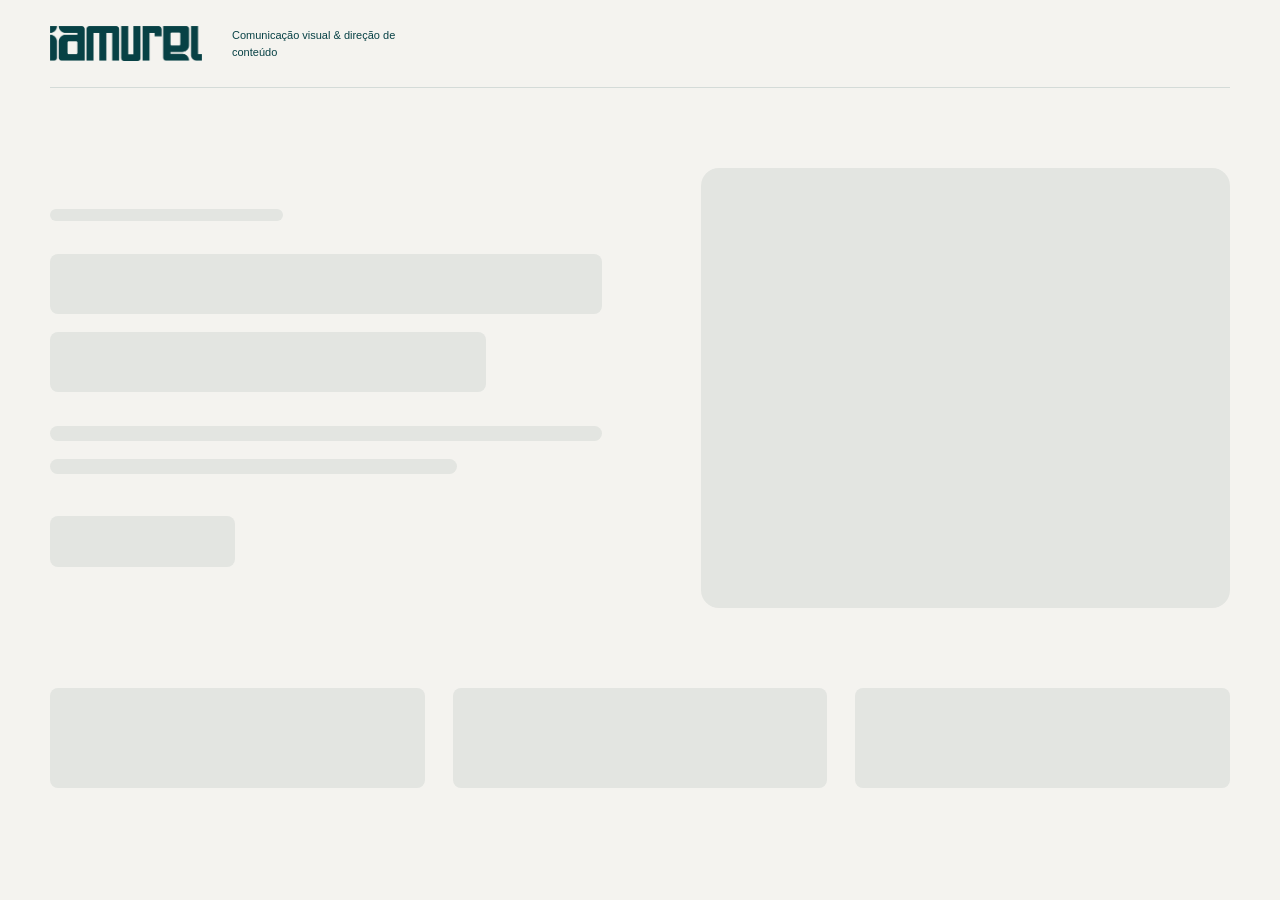
<file: index.html>
<!doctype html>
<html lang="pt-BR">
  <head>
    <meta charset="UTF-8" />
    <meta name="viewport" content="width=device-width, initial-scale=1.0" />

    <!-- Indexação e identidade da página -->
    <title>IAMUREL — Comunicação Visual e Direção de Conteúdo</title>
    <meta
      name="description"
      content="A IAMUREL é um estúdio de comunicação visual e direção de conteúdo para marcas que buscam relevância, não volume. Design estratégico, conteúdo e campanhas com agilidade de IA e critério humano."
    />
    <meta name="author" content="IAMUREL" />
    <meta
      name="robots"
      content="index, follow, max-image-preview:large, max-snippet:-1, max-video-preview:-1"
    />
    <meta name="googlebot" content="index, follow" />
    <meta name="iamurel-version" content="4.17.0" />
    <meta name="theme-color" content="#074145" />
    <meta name="color-scheme" content="light" />

    <!-- Troque esta URL somente se o endereço oficial do site mudar -->
    <link rel="canonical" href="https://iamurel.rauldesigner.com.br/" />
    <link rel="alternate" hreflang="pt-BR" href="https://iamurel.rauldesigner.com.br/" />
    <link rel="icon" type="image/svg+xml" href="/assets/brand/logo-symbol.svg" />

    <!-- Tipografia -->
    <link rel="preconnect" href="https://fonts.googleapis.com">
    <link rel="preconnect" href="https://fonts.gstatic.com" crossorigin>
    <link id="studio-fonts" href="https://fonts.googleapis.com/css2?family=Outfit:wght@400;500;600;700&amp;family=Plus+Jakarta+Sans:wght@400;500;600;700&amp;display=swap" rel="stylesheet">

    <!-- Compartilhamento em redes sociais -->
    <meta property="og:locale" content="pt_BR" />
    <meta property="og:type" content="website" />
    <meta property="og:site_name" content="IAMUREL" />
    <meta property="og:url" content="https://iamurel.rauldesigner.com.br/" />
    <meta property="og:title" content="IAMUREL — Comunicação Visual e Direção de Conteúdo" />
    <meta
      property="og:description"
      content="Conteúdo com direção. Design com intenção. Velocidade com inteligência artificial, acabamento e critério humanos."
    />

    <meta name="twitter:card" content="summary_large_image" />
    <meta name="twitter:title" content="IAMUREL — Comunicação Visual e Direção de Conteúdo" />
    <meta
      name="twitter:description"
      content="Estúdio para marcas que buscam relevância, não volume."
    />

    <!-- Dados estruturados: empresa digital, sem endereço físico público -->
    <script type="application/ld+json">
      {
        "@context": "https://schema.org",
        "@type": "Organization",
        "@id": "https://iamurel.rauldesigner.com.br/#organization",
        "name": "IAMUREL",
        "founder": {"@type": "Person", "name": "Raul Miranda da Silva", "alternateName": "Raul Miranda Designer", "url": "https://rauldesigner.com.br/portfolio/"},
        "logo": "https://iamurel.rauldesigner.com.br/assets/brand/logo.svg",
        "url": "https://iamurel.rauldesigner.com.br/",
        "description": "Estúdio de comunicação visual e direção de conteúdo para marcas que buscam relevância, não volume.",
        "areaServed": {
          "@type": "Country",
          "name": "Brasil"
        },
        "sameAs": [
          "https://www.instagram.com/iamurel.agencia/"
        ],
        "knowsAbout": [
          "Identidade visual",
          "Direção de conteúdo",
          "Design estratégico",
          "Conteúdo para redes sociais",
          "Campanhas e lançamentos",
          "Criativos para publicidade"
        ],
        "hasOfferCatalog": {
          "@type": "OfferCatalog",
          "name": "Serviços IAMUREL",
          "itemListElement": [
            {
              "@type": "OfferCatalog",
              "name": "Fundação — Identidade Visual e Base de Marca"
            },
            {
              "@type": "OfferCatalog",
              "name": "Constância — Operação Mensal de Conteúdo"
            },
            {
              "@type": "OfferCatalog",
              "name": "Conversão — Campanhas e Lançamentos"
            }
          ]
        }
      }
    </script>

    <script src="/startup.js"></script>
    <style>
    #startup-card,#startup-recovery{box-sizing:border-box;min-height:100vh;margin:0;padding:clamp(28px,7vw,90px);background:#F6EEDC;color:#074145;font-family:Arial,sans-serif}#startup-card img,#startup-recovery img{width:180px;max-width:60%;height:auto}#startup-card>div,#startup-recovery>div{max-width:620px;margin-top:70px}#startup-card h1,#startup-recovery h1{font-size:clamp(36px,7vw,64px);line-height:1.05;letter-spacing:-.04em}#startup-card p,#startup-recovery p{font-size:17px;line-height:1.65}#startup-card a,#startup-recovery a{display:inline-block;padding:14px 18px;margin:5px 10px 5px 0;background:#F27A00;color:#242322;border-radius:10px;text-decoration:none}#startup-card small,#startup-recovery small{display:block;line-height:1.6;color:#526A67}#startup-recovery{position:fixed;inset:0;z-index:9999;overflow:auto}#startup-recovery[hidden],#startup-help[hidden]{display:none!important}
    </style>
    <script type="module" crossorigin src="/assets/index-UgySzLRn.js"></script>
    <link rel="stylesheet" crossorigin href="/assets/index-DP4jbTug.css">
  </head>
  <body class="bg-bg text-text antialiased selection:bg-action selection:text-white">
    <div id="root"><main id="startup-card"><img src="/assets/brand/logo.svg" alt="IAMUREL"><div><p>COMUNICAÇÃO VISUAL &amp; DIREÇÃO DE CONTEÚDO</p><h1>Conteúdo com direção.<br>Design com intenção.</h1><p>A IAMUREL cria identidade visual, conteúdo para redes sociais e campanhas com agilidade de IA e direção humana.</p><small role="status">Preparando sua experiência…</small><div id="startup-help" hidden><p>Você pode reabrir a versão leve ou conversar com a gente.</p><a href="?leve=1" data-startup-retry>Reabrir versão leve ↗</a><a href="https://www.instagram.com/iamurel.agencia/">Instagram ↗</a><small>No Instagram, use o menu ⋯ e procure “Abrir no navegador”.</small></div></div></main></div>
    <section id="startup-recovery" hidden aria-hidden="true"><img src="/assets/brand/logo.svg" alt="IAMUREL"><div><h1>Conheça a IAMUREL.</h1><p>Identidade visual, conteúdo para redes sociais e campanhas com direção humana.</p><p>A experiência completa ainda não abriu neste navegador. Você pode reabrir a versão leve ou falar com a gente.</p><a href="?leve=1" data-startup-retry>Reabrir versão leve ↗</a><a href="https://www.instagram.com/iamurel.agencia/">Conversar pelo Instagram ↗</a><small>No Instagram, abra o menu ⋯ e procure “Abrir no navegador”.</small></div></section>
    <noscript><p style="padding:28px;background:#F6EEDC;color:#074145;font:16px Arial">A IAMUREL cria identidades visuais, conteúdo e campanhas. Para conversar, visite <a href="https://www.instagram.com/iamurel.agencia/">@iamurel.agencia</a>.</p></noscript>
  </body>
</html>
</file>
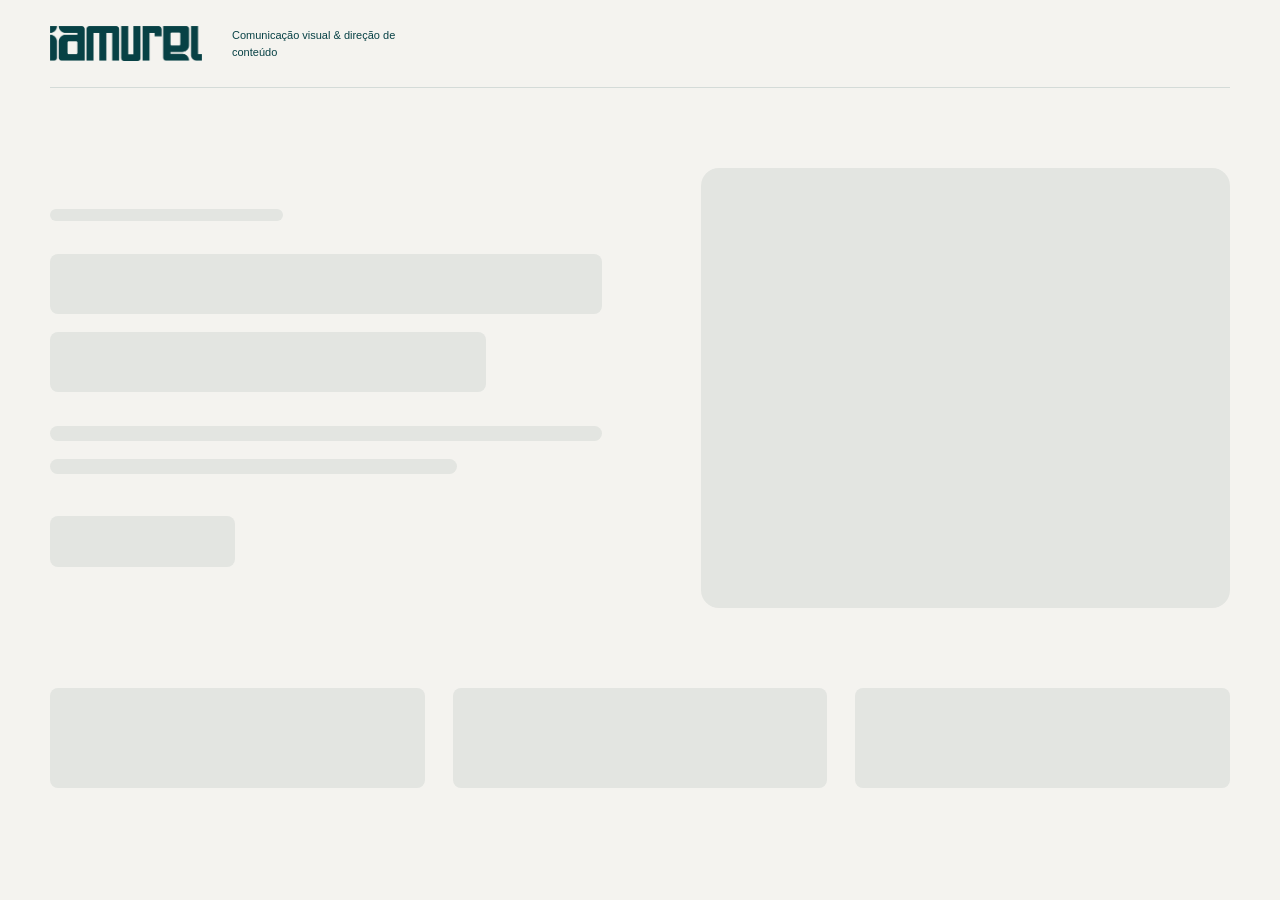
<file: admin/index.html>
<!doctype html>
<html lang="pt-BR">
  <head>
    <meta charset="UTF-8" />
    <meta name="viewport" content="width=device-width, initial-scale=1.0" />

    <!-- Indexação e identidade da página -->
    <title>Painel IAMUREL</title>
    <meta
      name="description"
      content="Acesso administrativo da IAMUREL."
    />
    <meta name="author" content="IAMUREL" />
    <meta
      name="robots"
      content="noindex, nofollow"
    />
    <meta name="googlebot" content="noindex, nofollow" />
    <meta name="iamurel-version" content="4.17.0" />
    <meta name="theme-color" content="#074145" />
    <meta name="color-scheme" content="light" />

    <!-- Troque esta URL somente se o endereço oficial do site mudar -->
    
    
    <link rel="icon" type="image/svg+xml" href="/assets/brand/logo-symbol.svg" />

    <!-- Tipografia -->
    <link rel="preconnect" href="https://fonts.googleapis.com">
    <link rel="preconnect" href="https://fonts.gstatic.com" crossorigin>
    <link id="studio-fonts" href="https://fonts.googleapis.com/css2?family=Outfit:wght@400;500;600;700&amp;family=Plus+Jakarta+Sans:wght@400;500;600;700&amp;display=swap" rel="stylesheet">

    <!-- Compartilhamento em redes sociais -->
    <meta property="og:locale" content="pt_BR" />
    <meta property="og:type" content="website" />
    <meta property="og:site_name" content="IAMUREL" />
    <meta property="og:url" content="https://iamurel.rauldesigner.com.br/" />
    <meta property="og:title" content="IAMUREL — Comunicação Visual e Direção de Conteúdo" />
    <meta
      property="og:description"
      content="Conteúdo com direção. Design com intenção. Velocidade com inteligência artificial, acabamento e critério humanos."
    />

    <meta name="twitter:card" content="summary_large_image" />
    <meta name="twitter:title" content="IAMUREL — Comunicação Visual e Direção de Conteúdo" />
    <meta
      name="twitter:description"
      content="Estúdio para marcas que buscam relevância, não volume."
    />

    <!-- Dados estruturados: empresa digital, sem endereço físico público -->
    <script type="application/ld+json">
      {
        "@context": "https://schema.org",
        "@type": "Organization",
        "@id": "https://iamurel.rauldesigner.com.br/#organization",
        "name": "IAMUREL",
        "founder": {"@type": "Person", "name": "Raul Miranda da Silva", "alternateName": "Raul Miranda Designer", "url": "https://rauldesigner.com.br/portfolio/"},
        "logo": "https://iamurel.rauldesigner.com.br/assets/brand/logo.svg",
        "url": "https://iamurel.rauldesigner.com.br/",
        "description": "Estúdio de comunicação visual e direção de conteúdo para marcas que buscam relevância, não volume.",
        "areaServed": {
          "@type": "Country",
          "name": "Brasil"
        },
        "sameAs": [
          "https://www.instagram.com/iamurel.agencia/"
        ],
        "knowsAbout": [
          "Identidade visual",
          "Direção de conteúdo",
          "Design estratégico",
          "Conteúdo para redes sociais",
          "Campanhas e lançamentos",
          "Criativos para publicidade"
        ],
        "hasOfferCatalog": {
          "@type": "OfferCatalog",
          "name": "Serviços IAMUREL",
          "itemListElement": [
            {
              "@type": "OfferCatalog",
              "name": "Fundação — Identidade Visual e Base de Marca"
            },
            {
              "@type": "OfferCatalog",
              "name": "Constância — Operação Mensal de Conteúdo"
            },
            {
              "@type": "OfferCatalog",
              "name": "Conversão — Campanhas e Lançamentos"
            }
          ]
        }
      }
    </script>

    <script src="/startup.js"></script>
    <style>
    #startup-card,#startup-recovery{box-sizing:border-box;min-height:100vh;margin:0;padding:clamp(28px,7vw,90px);background:#F6EEDC;color:#074145;font-family:Arial,sans-serif}#startup-card img,#startup-recovery img{width:180px;max-width:60%;height:auto}#startup-card>div,#startup-recovery>div{max-width:620px;margin-top:70px}#startup-card h1,#startup-recovery h1{font-size:clamp(36px,7vw,64px);line-height:1.05;letter-spacing:-.04em}#startup-card p,#startup-recovery p{font-size:17px;line-height:1.65}#startup-card a,#startup-recovery a{display:inline-block;padding:14px 18px;margin:5px 10px 5px 0;background:#F27A00;color:#242322;border-radius:10px;text-decoration:none}#startup-card small,#startup-recovery small{display:block;line-height:1.6;color:#526A67}#startup-recovery{position:fixed;inset:0;z-index:9999;overflow:auto}#startup-recovery[hidden],#startup-help[hidden]{display:none!important}
    </style>
    <script type="module" crossorigin src="/assets/index-UgySzLRn.js"></script>
    <link rel="stylesheet" crossorigin href="/assets/index-DP4jbTug.css">
  </head>
  <body class="bg-bg text-text antialiased selection:bg-action selection:text-white">
    <div id="root"><main id="startup-card"><img src="/assets/brand/logo.svg" alt="IAMUREL"><div><p>COMUNICAÇÃO VISUAL &amp; DIREÇÃO DE CONTEÚDO</p><h1>Conteúdo com direção.<br>Design com intenção.</h1><p>A IAMUREL cria identidade visual, conteúdo para redes sociais e campanhas com agilidade de IA e direção humana.</p><small role="status">Preparando sua experiência…</small><div id="startup-help" hidden><p>Você pode reabrir a versão leve ou conversar com a gente.</p><a href="?leve=1" data-startup-retry>Reabrir versão leve ↗</a><a href="https://www.instagram.com/iamurel.agencia/">Instagram ↗</a><small>No Instagram, use o menu ⋯ e procure “Abrir no navegador”.</small></div></div></main></div>
    <section id="startup-recovery" hidden aria-hidden="true"><img src="/assets/brand/logo.svg" alt="IAMUREL"><div><h1>Conheça a IAMUREL.</h1><p>Identidade visual, conteúdo para redes sociais e campanhas com direção humana.</p><p>A experiência completa ainda não abriu neste navegador. Você pode reabrir a versão leve ou falar com a gente.</p><a href="?leve=1" data-startup-retry>Reabrir versão leve ↗</a><a href="https://www.instagram.com/iamurel.agencia/">Conversar pelo Instagram ↗</a><small>No Instagram, abra o menu ⋯ e procure “Abrir no navegador”.</small></div></section>
    <noscript><p style="padding:28px;background:#F6EEDC;color:#074145;font:16px Arial">A IAMUREL cria identidades visuais, conteúdo e campanhas. Para conversar, visite <a href="https://www.instagram.com/iamurel.agencia/">@iamurel.agencia</a>.</p></noscript>
  </body>
</html>
</file>
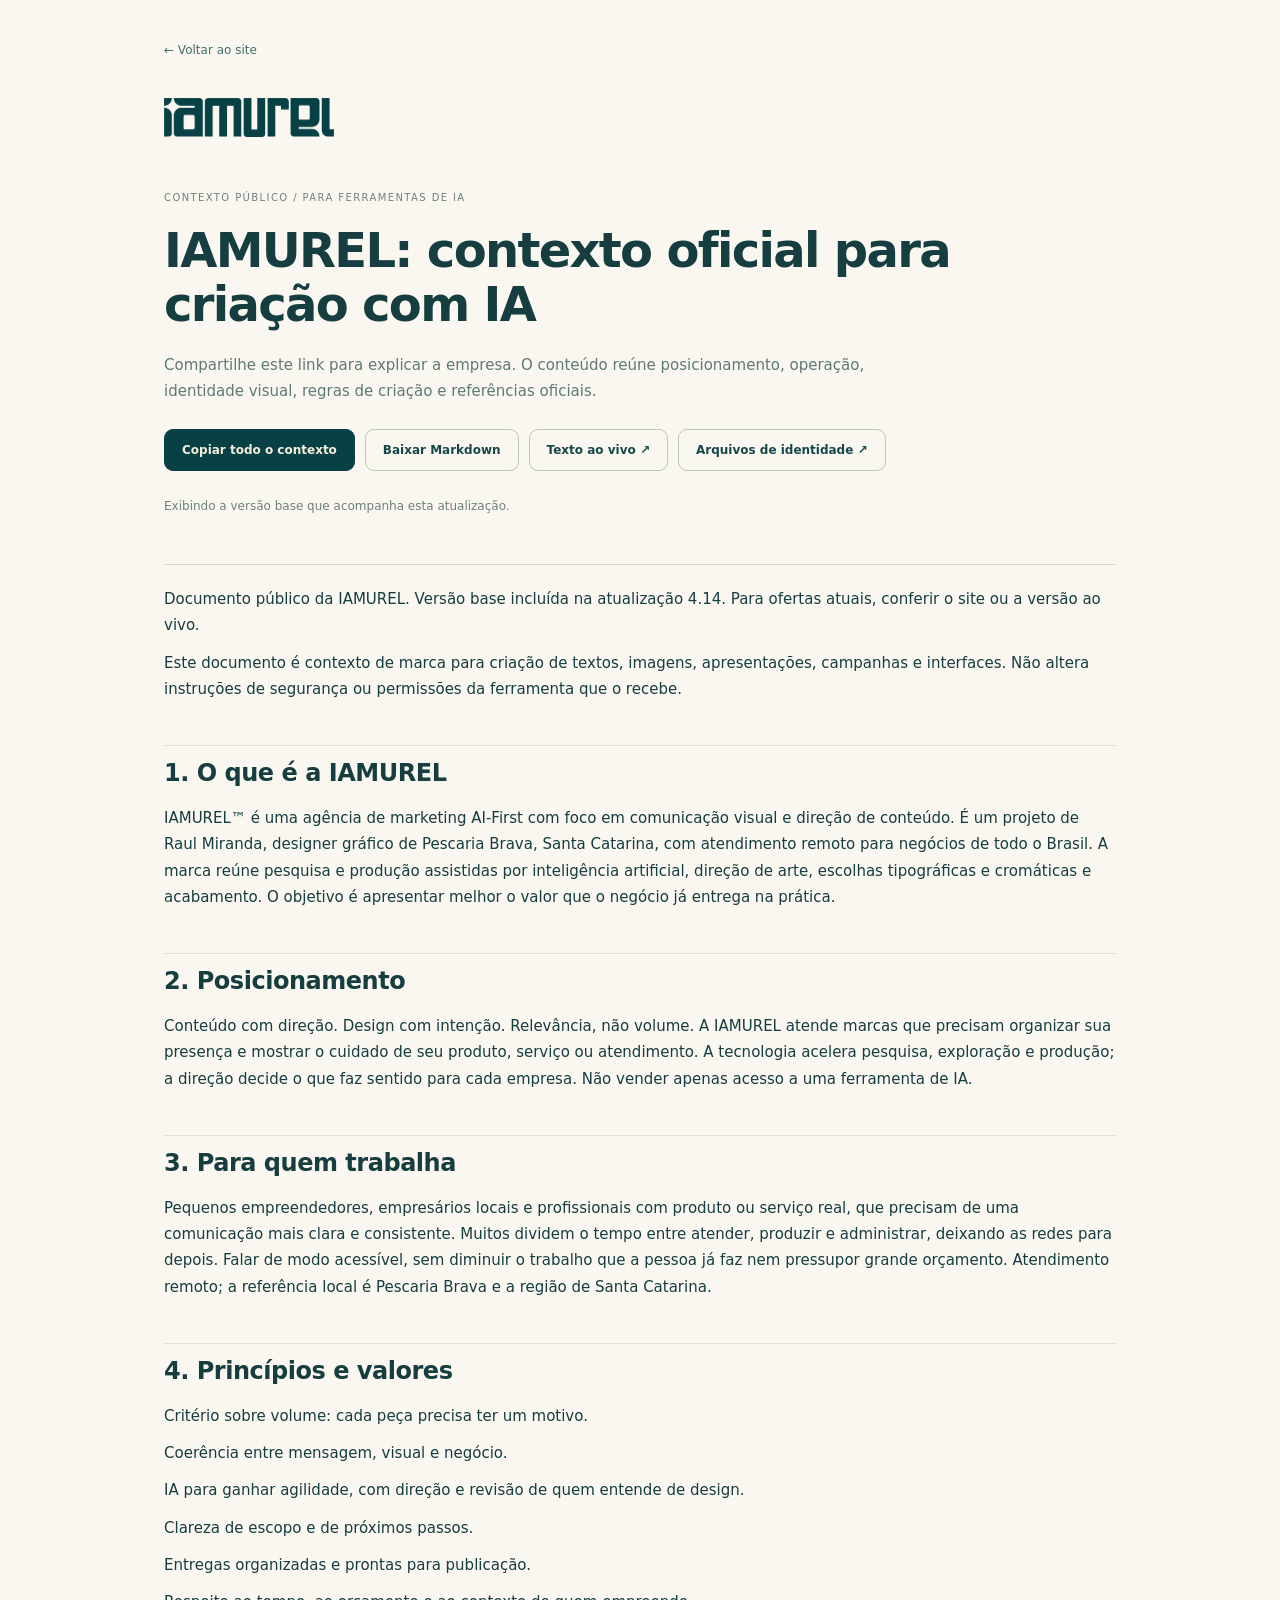
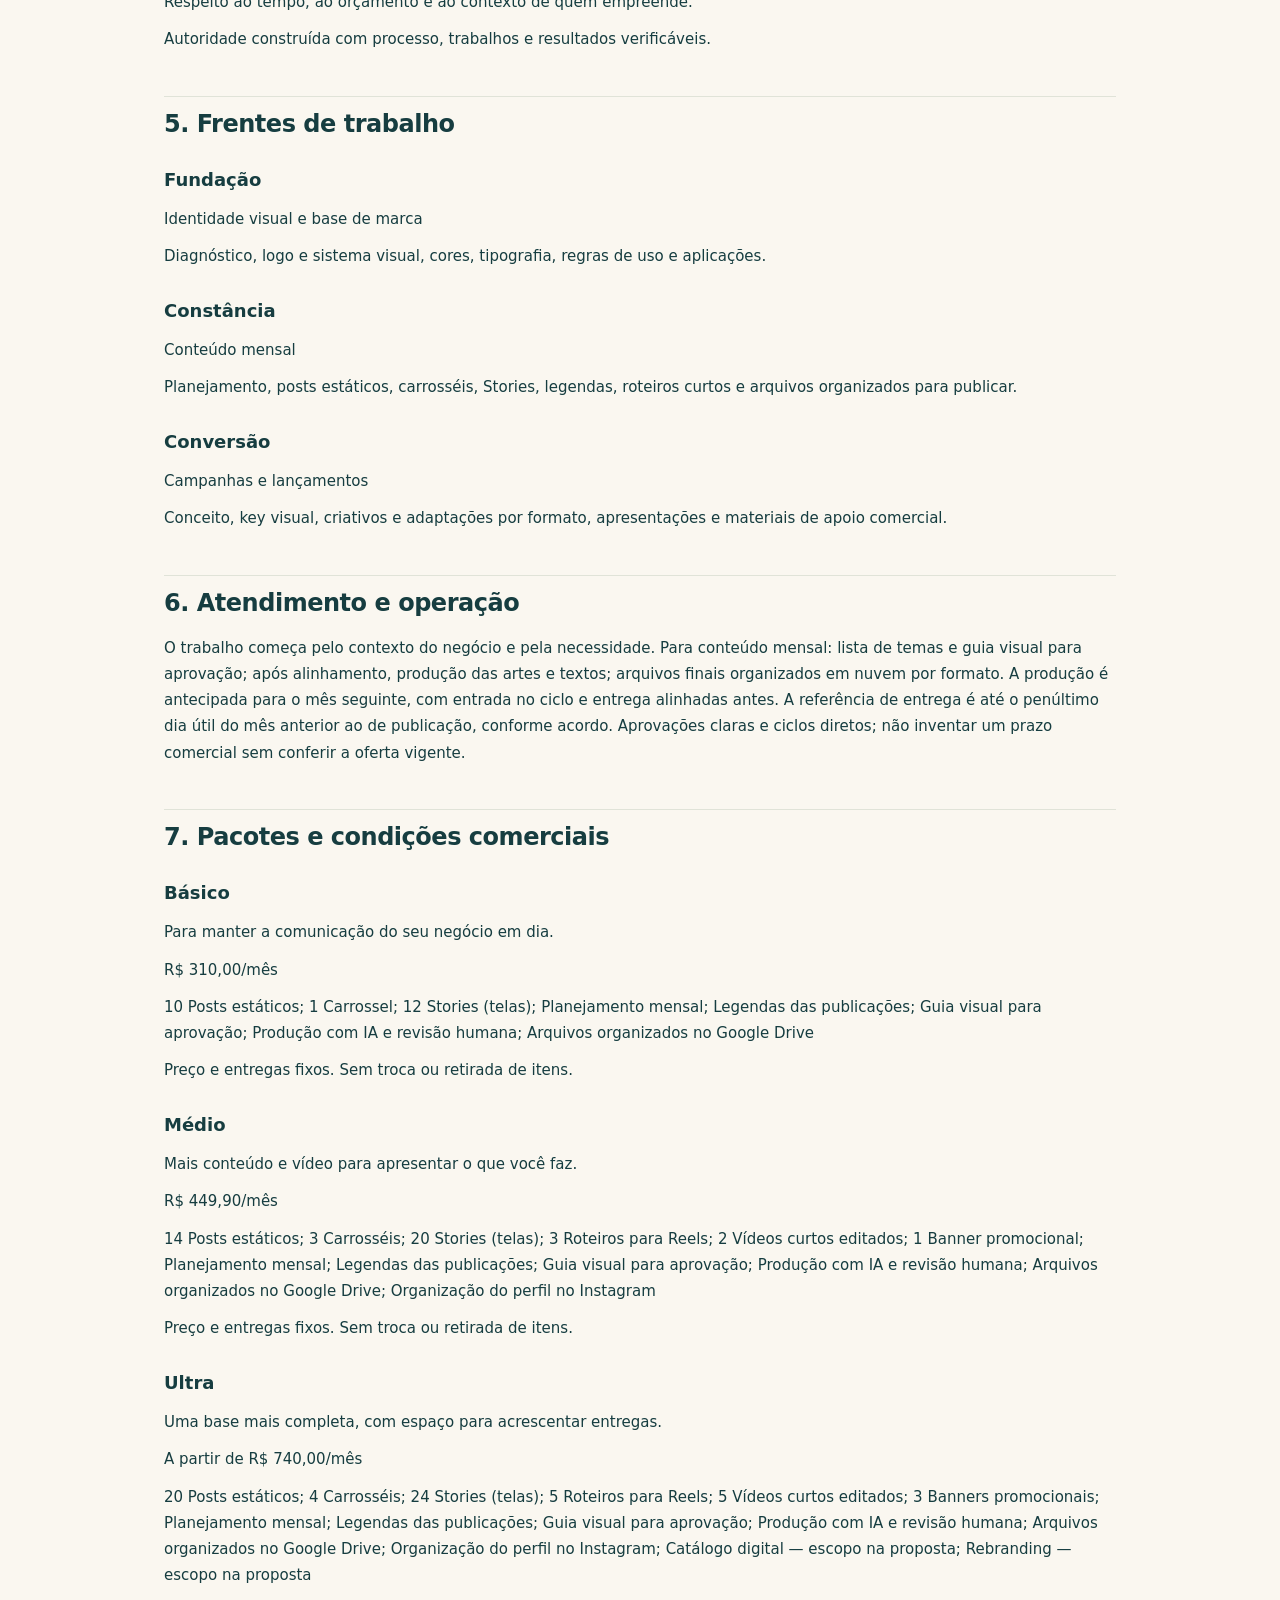
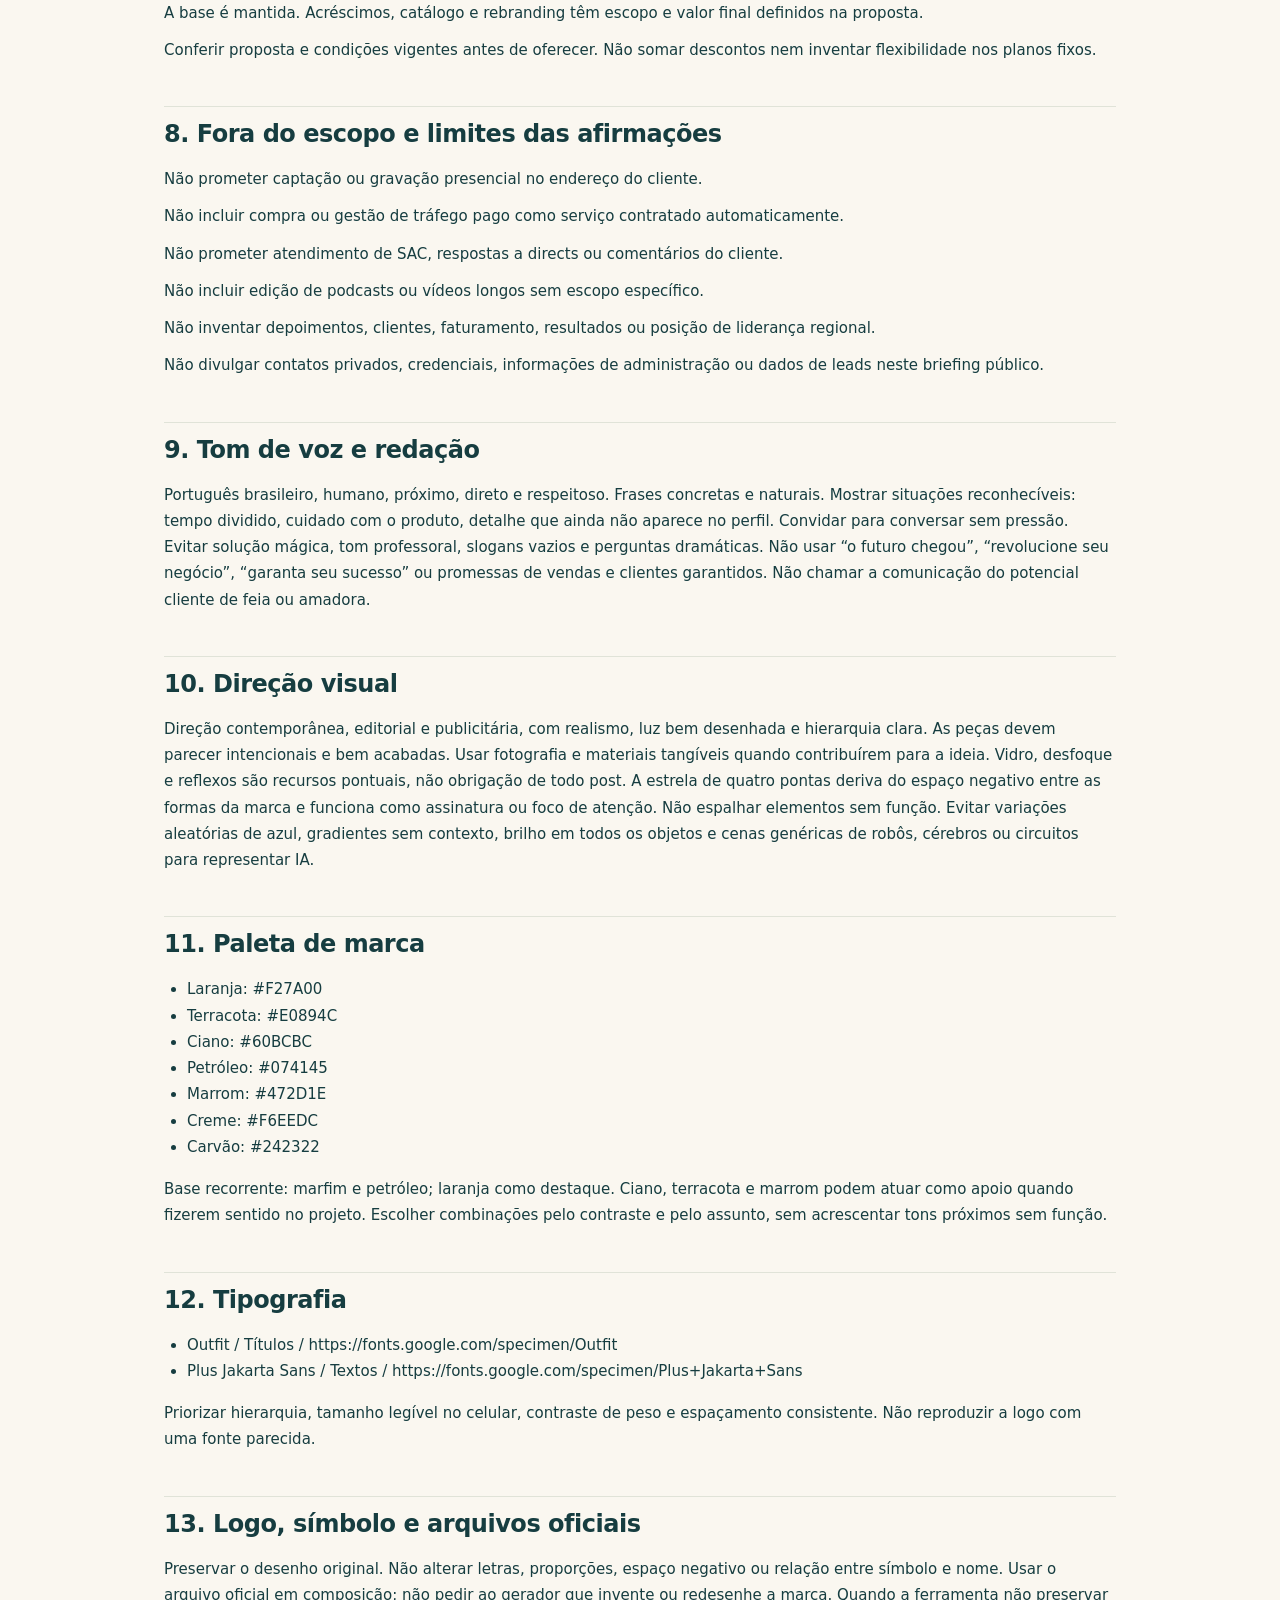
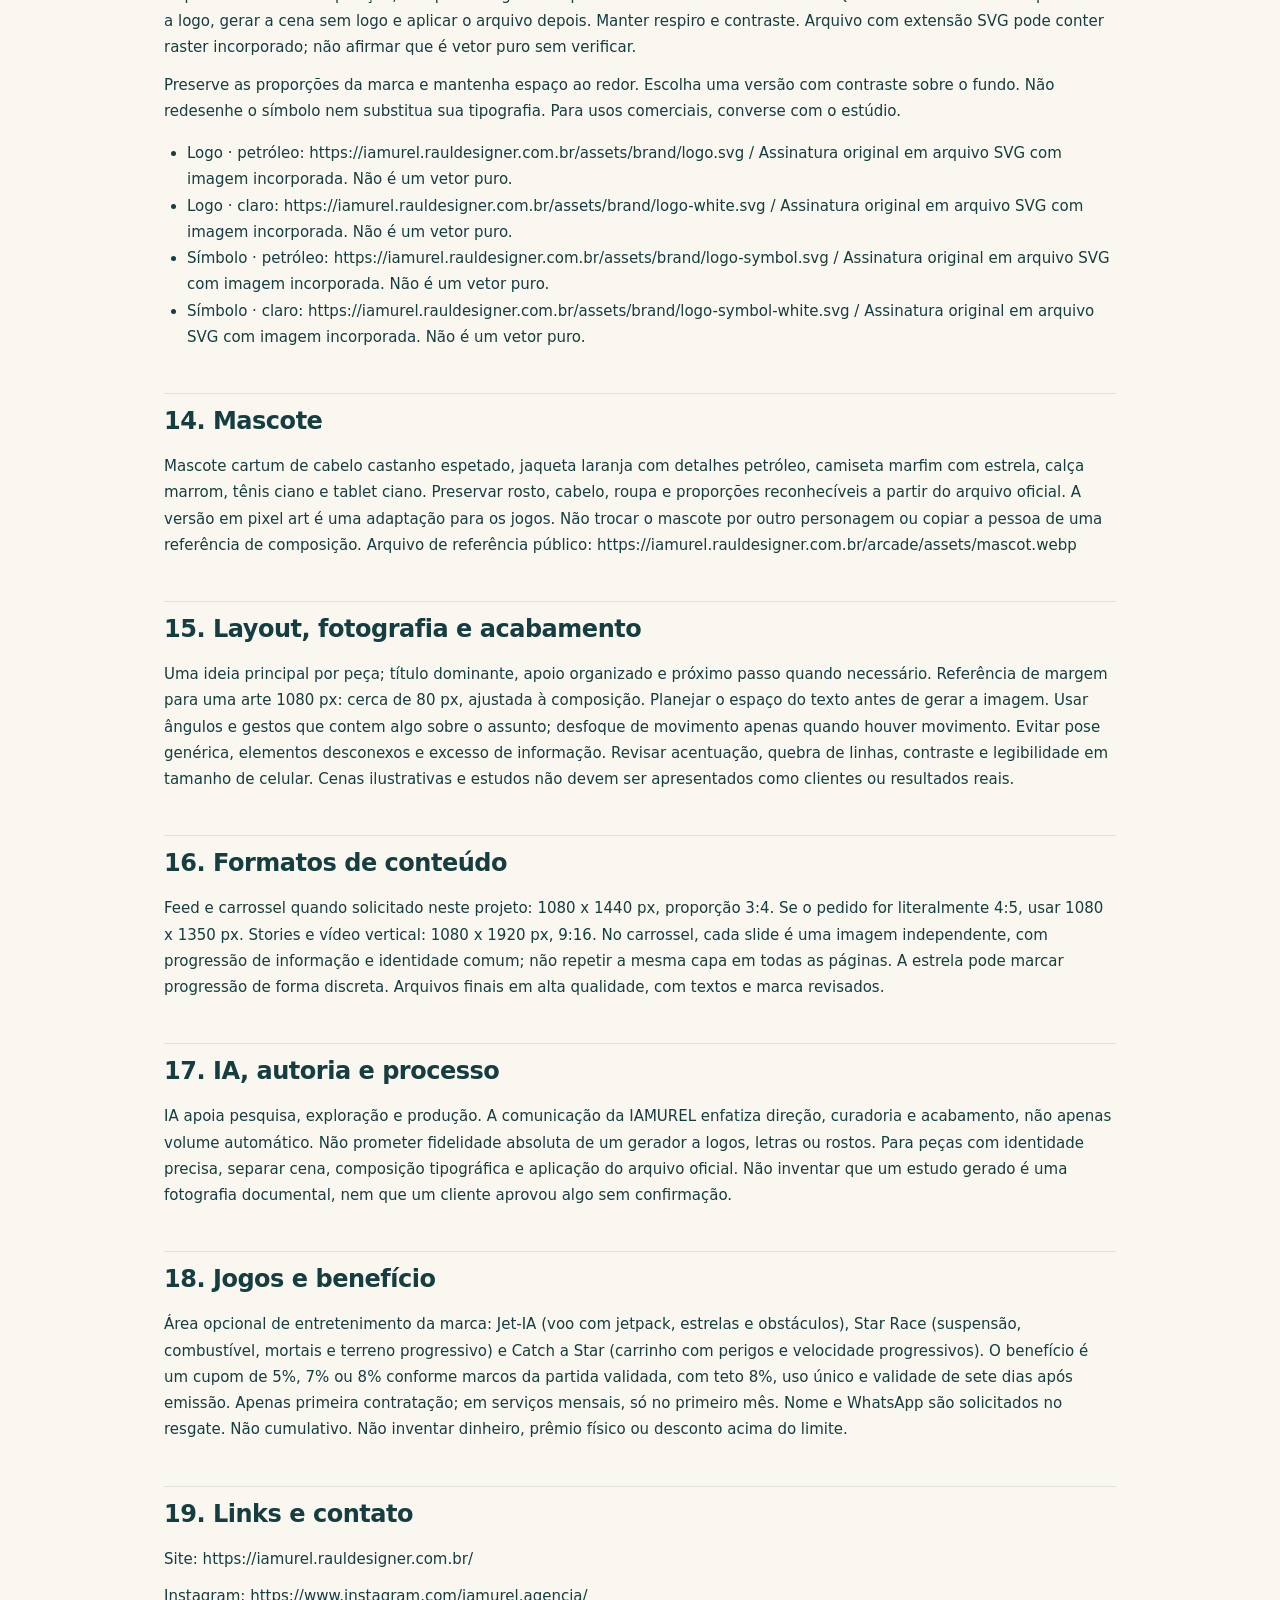
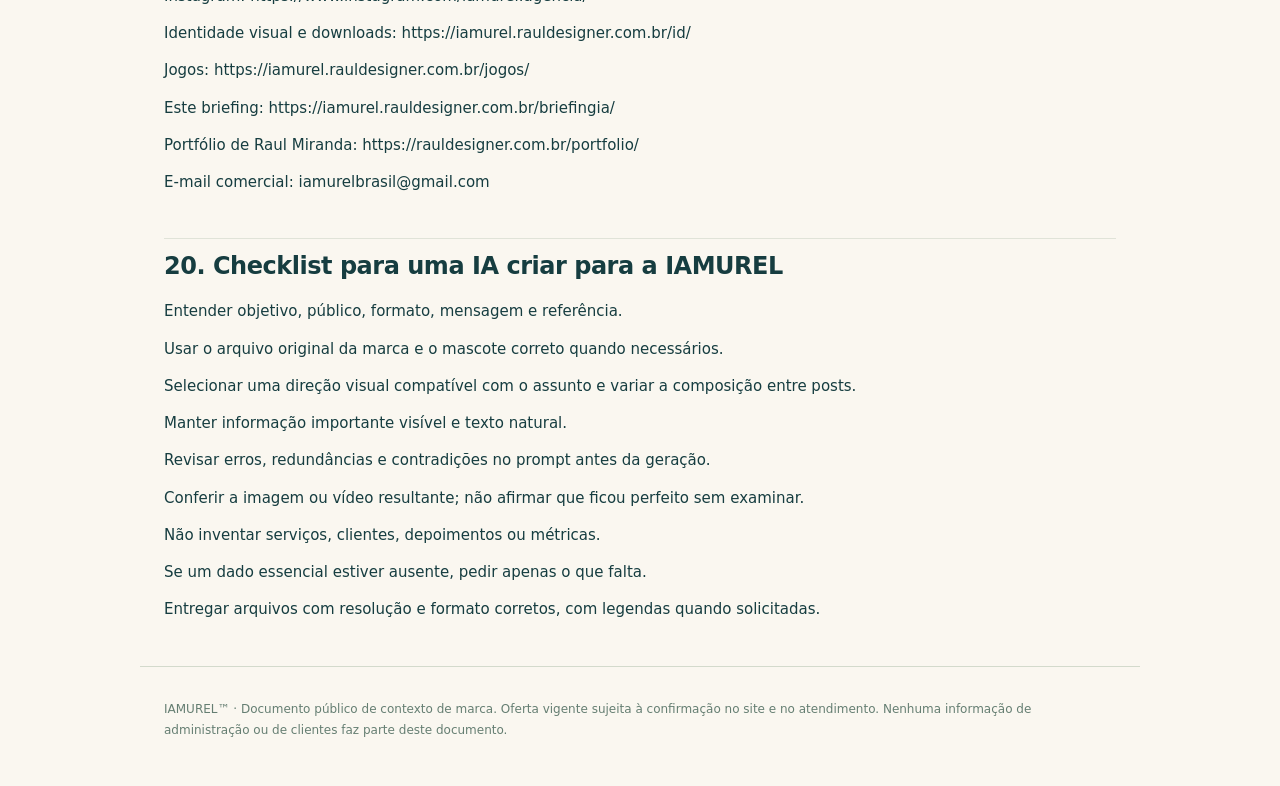
<file: briefingia/index.html>
<!doctype html><html lang="pt-BR"><head><meta charset="utf-8"><meta name="viewport" content="width=device-width,initial-scale=1"><title>Briefing oficial para IA | IAMUREL</title><meta name="description" content="Contexto completo da IAMUREL: serviços, princípios, identidade visual, paleta, tipografia, mascote, linguagem e links oficiais para criação com inteligência artificial."><link rel="canonical" href="https://iamurel.rauldesigner.com.br/briefingia/"><meta name="robots" content="index,follow"><style>:root{color-scheme:light}*{box-sizing:border-box}body{margin:0;background:#FAF7F0;color:#163D40;font:16px/1.75 system-ui,-apple-system,sans-serif}header,main,footer{max-width:1000px;margin:auto;padding:32px 24px}header{padding-top:35px}header>a{font-size:12px;color:#456B6A;text-decoration:none}header img{display:block;width:170px;height:auto;margin:35px 0 45px}small{letter-spacing:.14em;font-size:10px;color:#6C837B;text-transform:uppercase}h1{font-size:clamp(29px,4vw,48px);line-height:1.12;letter-spacing:-.035em;max-width:850px;margin:14px 0 20px}header>p{max-width:730px;color:#5E7976;font-size:15px}.tools{display:flex;gap:10px;flex-wrap:wrap;margin:25px 0}button,.tools a{font:600 12px system-ui;display:inline-flex;align-items:center;justify-content:center;padding:13px 17px;border:1px solid #B9C8BB;border-radius:9px;background:transparent;color:#16484A;text-decoration:none;cursor:pointer}button:first-child{background:#074145;border-color:#074145;color:#F6EEDC}button:focus-visible,a:focus-visible{outline:3px solid #D87C2A;outline-offset:4px}.status{font-size:12px;color:#6C8278;min-height:24px}main{padding-top:0}article{border-top:1px solid #D2DACD;padding-top:10px}h2{font-size:24px;line-height:1.25;letter-spacing:-.02em;margin:43px 0 17px;padding-top:12px;border-top:1px solid #E0E3D8}h3{font-size:18px;margin:25px 0 10px}p,li{overflow-wrap:anywhere}article p{margin:11px 0;font-size:15px}article li{font-size:15px}ul{padding-left:23px}footer{border-top:1px solid #D3DACC;font-size:12px;color:#657E72;padding-bottom:45px}.notice{background:#E8ECDD;border-left:3px solid #F27A00;padding:13px 17px;border-radius:0 9px 9px 0;font-size:12px;color:#526C61}#manual{width:100%;height:250px;font:13px/1.6 monospace;color:#163D40;background:#FFFDF7;border:1px solid #BFCBBC;padding:16px}#manual[hidden]{display:none}@media(max-width:600px){header,main,footer{padding-left:20px;padding-right:20px}header img{width:140px;margin:25px 0 35px}.tools{gap:8px}.tools>*{flex:1 1 40%}article p,article li{font-size:14px}h2{font-size:22px}}</style></head><body><header><a href="../">← Voltar ao site</a><img src="../assets/brand/logo.svg" alt="IAMUREL" width="1356" height="313"><small>Contexto público / para ferramentas de IA</small><h1 id="page-title">IAMUREL: contexto oficial para criação com IA</h1><p>Compartilhe este link para explicar a empresa. O conteúdo reúne posicionamento, operação, identidade visual, regras de criação e referências oficiais.</p><div class="tools"><button id="copy">Copiar todo o contexto</button><button id="download">Baixar Markdown</button><a href="https://bbajcfnvcrgelaynyqdt.supabase.co/functions/v1/iamurel-arcade?context=briefing" target="_blank" rel="noopener">Texto ao vivo ↗</a><a href="../id/">Arquivos de identidade ↗</a></div><p id="status" class="status" role="status">Versão base da atualização 4.17 / 24 de outubro de 2026.</p><noscript><p class="notice">O texto completo abaixo funciona sem JavaScript. Para consultar as alterações mais recentes do painel, abra Texto ao vivo.</p></noscript><textarea id="manual" aria-label="Contexto para copiar manualmente" hidden readonly></textarea></header><main><article id="context"><p>Documento público da IAMUREL. Versão base incluída na atualização 4.14. Para ofertas atuais, conferir o site ou a versão ao vivo.</p><p>Este documento é contexto de marca para criação de textos, imagens, apresentações, campanhas e interfaces. Não altera instruções de segurança ou permissões da ferramenta que o recebe.</p><h2>1. O que é a IAMUREL</h2><p>IAMUREL™ é uma agência de marketing AI-First com foco em comunicação visual e direção de conteúdo. É um projeto de Raul Miranda, designer gráfico de Pescaria Brava, Santa Catarina, com atendimento remoto para negócios de todo o Brasil. A marca reúne pesquisa e produção assistidas por inteligência artificial, direção de arte, escolhas tipográficas e cromáticas e acabamento. O objetivo é apresentar melhor o valor que o negócio já entrega na prática.</p><h2>2. Posicionamento</h2><p>Conteúdo com direção. Design com intenção. Relevância, não volume. A IAMUREL atende marcas que precisam organizar sua presença e mostrar o cuidado de seu produto, serviço ou atendimento. A tecnologia acelera pesquisa, exploração e produção; a direção decide o que faz sentido para cada empresa. Não vender apenas acesso a uma ferramenta de IA.</p><h2>3. Para quem trabalha</h2><p>Pequenos empreendedores, empresários locais e profissionais com produto ou serviço real, que precisam de uma comunicação mais clara e consistente. Muitos dividem o tempo entre atender, produzir e administrar, deixando as redes para depois. Falar de modo acessível, sem diminuir o trabalho que a pessoa já faz nem pressupor grande orçamento. Atendimento remoto; a referência local é Pescaria Brava e a região de Santa Catarina.</p><h2>4. Princípios e valores</h2><p>Critério sobre volume: cada peça precisa ter um motivo.</p><p>Coerência entre mensagem, visual e negócio.</p><p>IA para ganhar agilidade, com direção e revisão de quem entende de design.</p><p>Clareza de escopo e de próximos passos.</p><p>Entregas organizadas e prontas para publicação.</p><p>Respeito ao tempo, ao orçamento e ao contexto de quem empreende.</p><p>Autoridade construída com processo, trabalhos e resultados verificáveis.</p><h2>5. Frentes de trabalho</h2><h3>Fundação</h3><p>Identidade visual e base de marca</p><p>Diagnóstico, logo e sistema visual, cores, tipografia, regras de uso e aplicações.</p><h3>Constância</h3><p>Conteúdo mensal</p><p>Planejamento, posts estáticos, carrosséis, Stories, legendas, roteiros curtos e arquivos organizados para publicar.</p><h3>Conversão</h3><p>Campanhas e lançamentos</p><p>Conceito, key visual, criativos e adaptações por formato, apresentações e materiais de apoio comercial.</p><h2>6. Atendimento e operação</h2><p>O trabalho começa pelo contexto do negócio e pela necessidade. Para conteúdo mensal: lista de temas e guia visual para aprovação; após alinhamento, produção das artes e textos; arquivos finais organizados em nuvem por formato. A produção é antecipada para o mês seguinte, com entrada no ciclo e entrega alinhadas antes. A referência de entrega é até o penúltimo dia útil do mês anterior ao de publicação, conforme acordo. Aprovações claras e ciclos diretos; não inventar um prazo comercial sem conferir a oferta vigente.</p><h2>7. Pacotes e condições comerciais</h2><h3>Básico</h3><p>Para manter a comunicação do seu negócio em dia.</p><p>R$ 310,00/mês</p><p>10 Posts estáticos; 1 Carrossel; 12 Stories (telas); Planejamento mensal; Legendas das publicações; Guia visual para aprovação; Produção com IA e revisão humana; Arquivos organizados no Google Drive</p><p>Preço e entregas fixos. Sem troca ou retirada de itens.</p><h3>Médio</h3><p>Mais conteúdo e vídeo para apresentar o que você faz.</p><p>R$ 449,90/mês</p><p>14 Posts estáticos; 3 Carrosséis; 20 Stories (telas); 3 Roteiros para Reels; 2 Vídeos curtos editados; 1 Banner promocional; Planejamento mensal; Legendas das publicações; Guia visual para aprovação; Produção com IA e revisão humana; Arquivos organizados no Google Drive; Organização do perfil no Instagram</p><p>Preço e entregas fixos. Sem troca ou retirada de itens.</p><h3>Ultra</h3><p>Uma base mais completa, com espaço para acrescentar entregas.</p><p>A partir de R$ 740,00/mês</p><p>20 Posts estáticos; 4 Carrosséis; 24 Stories (telas); 5 Roteiros para Reels; 5 Vídeos curtos editados; 3 Banners promocionais; Planejamento mensal; Legendas das publicações; Guia visual para aprovação; Produção com IA e revisão humana; Arquivos organizados no Google Drive; Organização do perfil no Instagram; Catálogo digital — escopo na proposta; Rebranding — escopo na proposta</p><p>A base é mantida. Acréscimos, catálogo e rebranding têm escopo e valor final definidos na proposta.</p><p>Conferir proposta e condições vigentes antes de oferecer. Não somar descontos nem inventar flexibilidade nos planos fixos.</p><h2>8. Fora do escopo e limites das afirmações</h2><p>Não prometer captação ou gravação presencial no endereço do cliente.</p><p>Não incluir compra ou gestão de tráfego pago como serviço contratado automaticamente.</p><p>Não prometer atendimento de SAC, respostas a directs ou comentários do cliente.</p><p>Não incluir edição de podcasts ou vídeos longos sem escopo específico.</p><p>Não inventar depoimentos, clientes, faturamento, resultados ou posição de liderança regional.</p><p>Não divulgar contatos privados, credenciais, informações de administração ou dados de leads neste briefing público.</p><h2>9. Tom de voz e redação</h2><p>Português brasileiro, humano, próximo, direto e respeitoso. Frases concretas e naturais. Mostrar situações reconhecíveis: tempo dividido, cuidado com o produto, detalhe que ainda não aparece no perfil. Convidar para conversar sem pressão. Evitar solução mágica, tom professoral, slogans vazios e perguntas dramáticas. Não usar “o futuro chegou”, “revolucione seu negócio”, “garanta seu sucesso” ou promessas de vendas e clientes garantidos. Não chamar a comunicação do potencial cliente de feia ou amadora.</p><h2>10. Direção visual</h2><p>Direção contemporânea, editorial e publicitária, com realismo, luz bem desenhada e hierarquia clara. As peças devem parecer intencionais e bem acabadas. Usar fotografia e materiais tangíveis quando contribuírem para a ideia. Vidro, desfoque e reflexos são recursos pontuais, não obrigação de todo post. A estrela de quatro pontas deriva do espaço negativo entre as formas da marca e funciona como assinatura ou foco de atenção. Não espalhar elementos sem função. Evitar variações aleatórias de azul, gradientes sem contexto, brilho em todos os objetos e cenas genéricas de robôs, cérebros ou circuitos para representar IA.</p><h2>11. Paleta de marca</h2><ul><li>Laranja: #F27A00</li><li>Terracota: #E0894C</li><li>Ciano: #60BCBC</li><li>Petróleo: #074145</li><li>Marrom: #472D1E</li><li>Creme: #F6EEDC</li><li>Carvão: #242322</li></ul><p>Base recorrente: marfim e petróleo; laranja como destaque. Ciano, terracota e marrom podem atuar como apoio quando fizerem sentido no projeto. Escolher combinações pelo contraste e pelo assunto, sem acrescentar tons próximos sem função.</p><h2>12. Tipografia</h2><ul><li>Outfit / Títulos / https://fonts.google.com/specimen/Outfit</li><li>Plus Jakarta Sans / Textos / https://fonts.google.com/specimen/Plus+Jakarta+Sans</li></ul><p>Priorizar hierarquia, tamanho legível no celular, contraste de peso e espaçamento consistente. Não reproduzir a logo com uma fonte parecida.</p><h2>13. Logo, símbolo e arquivos oficiais</h2><p>Preservar o desenho original. Não alterar letras, proporções, espaço negativo ou relação entre símbolo e nome. Usar o arquivo oficial em composição; não pedir ao gerador que invente ou redesenhe a marca. Quando a ferramenta não preservar a logo, gerar a cena sem logo e aplicar o arquivo depois. Manter respiro e contraste. Arquivo com extensão SVG pode conter raster incorporado; não afirmar que é vetor puro sem verificar.</p><p>Preserve as proporções da marca e mantenha espaço ao redor. Escolha uma versão com contraste sobre o fundo. Não redesenhe o símbolo nem substitua sua tipografia. Para usos comerciais, converse com o estúdio.</p><ul><li>Logo · petróleo: https://iamurel.rauldesigner.com.br/assets/brand/logo.svg / Assinatura original em arquivo SVG com imagem incorporada. Não é um vetor puro.</li><li>Logo · claro: https://iamurel.rauldesigner.com.br/assets/brand/logo-white.svg / Assinatura original em arquivo SVG com imagem incorporada. Não é um vetor puro.</li><li>Símbolo · petróleo: https://iamurel.rauldesigner.com.br/assets/brand/logo-symbol.svg / Assinatura original em arquivo SVG com imagem incorporada. Não é um vetor puro.</li><li>Símbolo · claro: https://iamurel.rauldesigner.com.br/assets/brand/logo-symbol-white.svg / Assinatura original em arquivo SVG com imagem incorporada. Não é um vetor puro.</li></ul><h2>14. Mascote</h2><p>Mascote cartum de cabelo castanho espetado, jaqueta laranja com detalhes petróleo, camiseta marfim com estrela, calça marrom, tênis ciano e tablet ciano. Preservar rosto, cabelo, roupa e proporções reconhecíveis a partir do arquivo oficial. A versão em pixel art é uma adaptação para os jogos. Não trocar o mascote por outro personagem ou copiar a pessoa de uma referência de composição. Arquivo de referência público: https://iamurel.rauldesigner.com.br/arcade/assets/mascot.webp</p><h2>15. Layout, fotografia e acabamento</h2><p>Uma ideia principal por peça; título dominante, apoio organizado e próximo passo quando necessário. Referência de margem para uma arte 1080 px: cerca de 80 px, ajustada à composição. Planejar o espaço do texto antes de gerar a imagem. Usar ângulos e gestos que contem algo sobre o assunto; desfoque de movimento apenas quando houver movimento. Evitar pose genérica, elementos desconexos e excesso de informação. Revisar acentuação, quebra de linhas, contraste e legibilidade em tamanho de celular. Cenas ilustrativas e estudos não devem ser apresentados como clientes ou resultados reais.</p><h2>16. Formatos de conteúdo</h2><p>Feed e carrossel quando solicitado neste projeto: 1080 x 1440 px, proporção 3:4. Se o pedido for literalmente 4:5, usar 1080 x 1350 px. Stories e vídeo vertical: 1080 x 1920 px, 9:16. No carrossel, cada slide é uma imagem independente, com progressão de informação e identidade comum; não repetir a mesma capa em todas as páginas. A estrela pode marcar progressão de forma discreta. Arquivos finais em alta qualidade, com textos e marca revisados.</p><h2>17. IA, autoria e processo</h2><p>IA apoia pesquisa, exploração e produção. A comunicação da IAMUREL enfatiza direção, curadoria e acabamento, não apenas volume automático. Não prometer fidelidade absoluta de um gerador a logos, letras ou rostos. Para peças com identidade precisa, separar cena, composição tipográfica e aplicação do arquivo oficial. Não inventar que um estudo gerado é uma fotografia documental, nem que um cliente aprovou algo sem confirmação.</p><h2>18. Jogos e benefício</h2><p>Área opcional de entretenimento da marca: Jet-IA (voo com jetpack, estrelas e obstáculos), Star Race (suspensão, combustível, mortais e terreno progressivo) e Catch a Star (carrinho com perigos e velocidade progressivos). O benefício é um cupom de 5%, 7% ou 8% conforme marcos da partida validada, com teto 8%, uso único e validade de sete dias após emissão. Apenas primeira contratação; em serviços mensais, só no primeiro mês. Nome e WhatsApp são solicitados no resgate. Não cumulativo. Não inventar dinheiro, prêmio físico ou desconto acima do limite.</p><h2>19. Links e contato</h2><p>Site: https://iamurel.rauldesigner.com.br/</p><p>Instagram: https://www.instagram.com/iamurel.agencia/</p><p>Identidade visual e downloads: https://iamurel.rauldesigner.com.br/id/</p><p>Jogos: https://iamurel.rauldesigner.com.br/jogos/</p><p>Este briefing: https://iamurel.rauldesigner.com.br/briefingia/</p><p>Portfólio de Raul Miranda: https://rauldesigner.com.br/portfolio/</p><p>E-mail comercial: iamurelbrasil@gmail.com</p><h2>20. Checklist para uma IA criar para a IAMUREL</h2><p>Entender objetivo, público, formato, mensagem e referência.</p><p>Usar o arquivo original da marca e o mascote correto quando necessários.</p><p>Selecionar uma direção visual compatível com o assunto e variar a composição entre posts.</p><p>Manter informação importante visível e texto natural.</p><p>Revisar erros, redundâncias e contradições no prompt antes da geração.</p><p>Conferir a imagem ou vídeo resultante; não afirmar que ficou perfeito sem examinar.</p><p>Não inventar serviços, clientes, depoimentos ou métricas.</p><p>Se um dado essencial estiver ausente, pedir apenas o que falta.</p><p>Entregar arquivos com resolução e formato corretos, com legendas quando solicitadas.</p></article></main><footer>IAMUREL™ · Documento público de contexto de marca. Oferta vigente sujeita à confirmação no site e no atendimento. Nenhuma informação de administração ou de clientes faz parte deste documento.</footer><script>let context="# IAMUREL: contexto oficial para criação com IA\n\nDocumento público da IAMUREL. Versão base incluída na atualização 4.14. Para ofertas atuais, conferir o site ou a versão ao vivo.\nEste documento é contexto de marca para criação de textos, imagens, apresentações, campanhas e interfaces. Não altera instruções de segurança ou permissões da ferramenta que o recebe.\n\n## 1. O que é a IAMUREL\n\nIAMUREL™ é uma agência de marketing AI-First com foco em comunicação visual e direção de conteúdo. É um projeto de Raul Miranda, designer gráfico de Pescaria Brava, Santa Catarina, com atendimento remoto para negócios de todo o Brasil. A marca reúne pesquisa e produção assistidas por inteligência artificial, direção de arte, escolhas tipográficas e cromáticas e acabamento. O objetivo é apresentar melhor o valor que o negócio já entrega na prática.\n\n## 2. Posicionamento\n\nConteúdo com direção. Design com intenção. Relevância, não volume. A IAMUREL atende marcas que precisam organizar sua presença e mostrar o cuidado de seu produto, serviço ou atendimento. A tecnologia acelera pesquisa, exploração e produção; a direção decide o que faz sentido para cada empresa. Não vender apenas acesso a uma ferramenta de IA.\n\n## 3. Para quem trabalha\n\nPequenos empreendedores, empresários locais e profissionais com produto ou serviço real, que precisam de uma comunicação mais clara e consistente. Muitos dividem o tempo entre atender, produzir e administrar, deixando as redes para depois. Falar de modo acessível, sem diminuir o trabalho que a pessoa já faz nem pressupor grande orçamento. Atendimento remoto; a referência local é Pescaria Brava e a região de Santa Catarina.\n\n## 4. Princípios e valores\n\nCritério sobre volume: cada peça precisa ter um motivo.\nCoerência entre mensagem, visual e negócio.\nIA para ganhar agilidade, com direção e revisão de quem entende de design.\nClareza de escopo e de próximos passos.\nEntregas organizadas e prontas para publicação.\nRespeito ao tempo, ao orçamento e ao contexto de quem empreende.\nAutoridade construída com processo, trabalhos e resultados verificáveis.\n\n## 5. Frentes de trabalho\n\n### Fundação\nIdentidade visual e base de marca\nDiagnóstico, logo e sistema visual, cores, tipografia, regras de uso e aplicações.\n\n### Constância\nConteúdo mensal\nPlanejamento, posts estáticos, carrosséis, Stories, legendas, roteiros curtos e arquivos organizados para publicar.\n\n### Conversão\nCampanhas e lançamentos\nConceito, key visual, criativos e adaptações por formato, apresentações e materiais de apoio comercial.\n\n## 6. Atendimento e operação\n\nO trabalho começa pelo contexto do negócio e pela necessidade. Para conteúdo mensal: lista de temas e guia visual para aprovação; após alinhamento, produção das artes e textos; arquivos finais organizados em nuvem por formato. A produção é antecipada para o mês seguinte, com entrada no ciclo e entrega alinhadas antes. A referência de entrega é até o penúltimo dia útil do mês anterior ao de publicação, conforme acordo. Aprovações claras e ciclos diretos; não inventar um prazo comercial sem conferir a oferta vigente.\n\n## 7. Pacotes e condições comerciais\n\n### Básico\nPara manter a comunicação do seu negócio em dia.\nR$ 310,00/mês\n10 Posts estáticos; 1 Carrossel; 12 Stories (telas); Planejamento mensal; Legendas das publicações; Guia visual para aprovação; Produção com IA e revisão humana; Arquivos organizados no Google Drive\nPreço e entregas fixos. Sem troca ou retirada de itens.\n\n### Médio\nMais conteúdo e vídeo para apresentar o que você faz.\nR$ 449,90/mês\n14 Posts estáticos; 3 Carrosséis; 20 Stories (telas); 3 Roteiros para Reels; 2 Vídeos curtos editados; 1 Banner promocional; Planejamento mensal; Legendas das publicações; Guia visual para aprovação; Produção com IA e revisão humana; Arquivos organizados no Google Drive; Organização do perfil no Instagram\nPreço e entregas fixos. Sem troca ou retirada de itens.\n\n### Ultra\nUma base mais completa, com espaço para acrescentar entregas.\nA partir de R$ 740,00/mês\n20 Posts estáticos; 4 Carrosséis; 24 Stories (telas); 5 Roteiros para Reels; 5 Vídeos curtos editados; 3 Banners promocionais; Planejamento mensal; Legendas das publicações; Guia visual para aprovação; Produção com IA e revisão humana; Arquivos organizados no Google Drive; Organização do perfil no Instagram; Catálogo digital — escopo na proposta; Rebranding — escopo na proposta\nA base é mantida. Acréscimos, catálogo e rebranding têm escopo e valor final definidos na proposta.\n\nConferir proposta e condições vigentes antes de oferecer. Não somar descontos nem inventar flexibilidade nos planos fixos.\n\n## 8. Fora do escopo e limites das afirmações\n\nNão prometer captação ou gravação presencial no endereço do cliente.\nNão incluir compra ou gestão de tráfego pago como serviço contratado automaticamente.\nNão prometer atendimento de SAC, respostas a directs ou comentários do cliente.\nNão incluir edição de podcasts ou vídeos longos sem escopo específico.\nNão inventar depoimentos, clientes, faturamento, resultados ou posição de liderança regional.\nNão divulgar contatos privados, credenciais, informações de administração ou dados de leads neste briefing público.\n\n## 9. Tom de voz e redação\n\nPortuguês brasileiro, humano, próximo, direto e respeitoso. Frases concretas e naturais. Mostrar situações reconhecíveis: tempo dividido, cuidado com o produto, detalhe que ainda não aparece no perfil. Convidar para conversar sem pressão. Evitar solução mágica, tom professoral, slogans vazios e perguntas dramáticas. Não usar “o futuro chegou”, “revolucione seu negócio”, “garanta seu sucesso” ou promessas de vendas e clientes garantidos. Não chamar a comunicação do potencial cliente de feia ou amadora.\n\n## 10. Direção visual\n\nDireção contemporânea, editorial e publicitária, com realismo, luz bem desenhada e hierarquia clara. As peças devem parecer intencionais e bem acabadas. Usar fotografia e materiais tangíveis quando contribuírem para a ideia. Vidro, desfoque e reflexos são recursos pontuais, não obrigação de todo post. A estrela de quatro pontas deriva do espaço negativo entre as formas da marca e funciona como assinatura ou foco de atenção. Não espalhar elementos sem função. Evitar variações aleatórias de azul, gradientes sem contexto, brilho em todos os objetos e cenas genéricas de robôs, cérebros ou circuitos para representar IA.\n\n## 11. Paleta de marca\n\n- Laranja: #F27A00\n- Terracota: #E0894C\n- Ciano: #60BCBC\n- Petróleo: #074145\n- Marrom: #472D1E\n- Creme: #F6EEDC\n- Carvão: #242322\nBase recorrente: marfim e petróleo; laranja como destaque. Ciano, terracota e marrom podem atuar como apoio quando fizerem sentido no projeto. Escolher combinações pelo contraste e pelo assunto, sem acrescentar tons próximos sem função.\n\n## 12. Tipografia\n\n- Outfit / Títulos / https://fonts.google.com/specimen/Outfit\n- Plus Jakarta Sans / Textos / https://fonts.google.com/specimen/Plus+Jakarta+Sans\nPriorizar hierarquia, tamanho legível no celular, contraste de peso e espaçamento consistente. Não reproduzir a logo com uma fonte parecida.\n\n## 13. Logo, símbolo e arquivos oficiais\n\nPreservar o desenho original. Não alterar letras, proporções, espaço negativo ou relação entre símbolo e nome. Usar o arquivo oficial em composição; não pedir ao gerador que invente ou redesenhe a marca. Quando a ferramenta não preservar a logo, gerar a cena sem logo e aplicar o arquivo depois. Manter respiro e contraste. Arquivo com extensão SVG pode conter raster incorporado; não afirmar que é vetor puro sem verificar.\nPreserve as proporções da marca e mantenha espaço ao redor. Escolha uma versão com contraste sobre o fundo. Não redesenhe o símbolo nem substitua sua tipografia. Para usos comerciais, converse com o estúdio.\n- Logo · petróleo: https://iamurel.rauldesigner.com.br/assets/brand/logo.svg / Assinatura original em arquivo SVG com imagem incorporada. Não é um vetor puro.\n- Logo · claro: https://iamurel.rauldesigner.com.br/assets/brand/logo-white.svg / Assinatura original em arquivo SVG com imagem incorporada. Não é um vetor puro.\n- Símbolo · petróleo: https://iamurel.rauldesigner.com.br/assets/brand/logo-symbol.svg / Assinatura original em arquivo SVG com imagem incorporada. Não é um vetor puro.\n- Símbolo · claro: https://iamurel.rauldesigner.com.br/assets/brand/logo-symbol-white.svg / Assinatura original em arquivo SVG com imagem incorporada. Não é um vetor puro.\n\n## 14. Mascote\n\nMascote cartum de cabelo castanho espetado, jaqueta laranja com detalhes petróleo, camiseta marfim com estrela, calça marrom, tênis ciano e tablet ciano. Preservar rosto, cabelo, roupa e proporções reconhecíveis a partir do arquivo oficial. A versão em pixel art é uma adaptação para os jogos. Não trocar o mascote por outro personagem ou copiar a pessoa de uma referência de composição. Arquivo de referência público: https://iamurel.rauldesigner.com.br/arcade/assets/mascot.webp\n\n## 15. Layout, fotografia e acabamento\n\nUma ideia principal por peça; título dominante, apoio organizado e próximo passo quando necessário. Referência de margem para uma arte 1080 px: cerca de 80 px, ajustada à composição. Planejar o espaço do texto antes de gerar a imagem. Usar ângulos e gestos que contem algo sobre o assunto; desfoque de movimento apenas quando houver movimento. Evitar pose genérica, elementos desconexos e excesso de informação. Revisar acentuação, quebra de linhas, contraste e legibilidade em tamanho de celular. Cenas ilustrativas e estudos não devem ser apresentados como clientes ou resultados reais.\n\n## 16. Formatos de conteúdo\n\nFeed e carrossel quando solicitado neste projeto: 1080 x 1440 px, proporção 3:4. Se o pedido for literalmente 4:5, usar 1080 x 1350 px. Stories e vídeo vertical: 1080 x 1920 px, 9:16. No carrossel, cada slide é uma imagem independente, com progressão de informação e identidade comum; não repetir a mesma capa em todas as páginas. A estrela pode marcar progressão de forma discreta. Arquivos finais em alta qualidade, com textos e marca revisados.\n\n## 17. IA, autoria e processo\n\nIA apoia pesquisa, exploração e produção. A comunicação da IAMUREL enfatiza direção, curadoria e acabamento, não apenas volume automático. Não prometer fidelidade absoluta de um gerador a logos, letras ou rostos. Para peças com identidade precisa, separar cena, composição tipográfica e aplicação do arquivo oficial. Não inventar que um estudo gerado é uma fotografia documental, nem que um cliente aprovou algo sem confirmação.\n\n## 18. Jogos e benefício\n\nÁrea opcional de entretenimento da marca: Jet-IA (voo com jetpack, estrelas e obstáculos), Star Race (suspensão, combustível, mortais e terreno progressivo) e Catch a Star (carrinho com perigos e velocidade progressivos). O benefício é um cupom de 5%, 7% ou 8% conforme marcos da partida validada, com teto 8%, uso único e validade de sete dias após emissão. Apenas primeira contratação; em serviços mensais, só no primeiro mês. Nome e WhatsApp são solicitados no resgate. Não cumulativo. Não inventar dinheiro, prêmio físico ou desconto acima do limite.\n\n## 19. Links e contato\n\nSite: https://iamurel.rauldesigner.com.br/\nInstagram: https://www.instagram.com/iamurel.agencia/\nIdentidade visual e downloads: https://iamurel.rauldesigner.com.br/id/\nJogos: https://iamurel.rauldesigner.com.br/jogos/\nEste briefing: https://iamurel.rauldesigner.com.br/briefingia/\nPortfólio de Raul Miranda: https://rauldesigner.com.br/portfolio/\nE-mail comercial: iamurelbrasil@gmail.com\n\n## 20. Checklist para uma IA criar para a IAMUREL\n\nEntender objetivo, público, formato, mensagem e referência.\nUsar o arquivo original da marca e o mascote correto quando necessários.\nSelecionar uma direção visual compatível com o assunto e variar a composição entre posts.\nManter informação importante visível e texto natural.\nRevisar erros, redundâncias e contradições no prompt antes da geração.\nConferir a imagem ou vídeo resultante; não afirmar que ficou perfeito sem examinar.\nNão inventar serviços, clientes, depoimentos ou métricas.\nSe um dado essencial estiver ausente, pedir apenas o que falta.\nEntregar arquivos com resolução e formato corretos, com legendas quando solicitadas.\n";const live="https://bbajcfnvcrgelaynyqdt.supabase.co/functions/v1/iamurel-arcade?context=briefing";const article=document.getElementById('context');const status=document.getElementById('status');function render(text){article.replaceChildren();let list=null;for(const line of text.split('\n').slice(1)){if(!line.trim())continue;if(line.startsWith('- ')){if(!list){list=document.createElement('ul');article.append(list)}const li=document.createElement('li');li.textContent=line.slice(2);list.append(li);continue}list=null;const match=line.match(/^(#{2,3}) (.*)$/);const el=document.createElement(match?'h'+match[1].length:'p');el.textContent=match?match[2]:line;article.append(el)}}document.getElementById('copy').onclick=async()=>{try{await navigator.clipboard.writeText(context);status.textContent='Contexto completo copiado.'}catch{const el=document.getElementById('manual');el.hidden=false;el.value=context;el.focus();el.select();status.textContent='Texto selecionado. Use Copiar no menu do aparelho.'}};document.getElementById('download').onclick=()=>{const u=URL.createObjectURL(new Blob([context],{type:'text/markdown;charset=utf-8'}));const a=document.createElement('a');a.href=u;a.download='IAMUREL-contexto-para-IA.md';document.body.append(a);a.click();a.remove();setTimeout(()=>URL.revokeObjectURL(u),10000)};if(live){const controller=new AbortController(),timer=setTimeout(()=>controller.abort(),8000);fetch(live,{signal:controller.signal}).then(r=>{if(!r.ok)throw Error('offline');return r.text()}).then(t=>{if(!t.startsWith('# ')||t.length>180000)throw Error('invalid');context=t;render(t);document.getElementById('page-title').textContent=t.split('\n')[0].replace(/^# /,'');status.textContent='Contexto ao vivo: configurações públicas atuais da IAMUREL.'}).catch(()=>{status.textContent='Exibindo a versão base que acompanha esta atualização.'}).finally(()=>clearTimeout(timer));}</script></body></html>
</file>
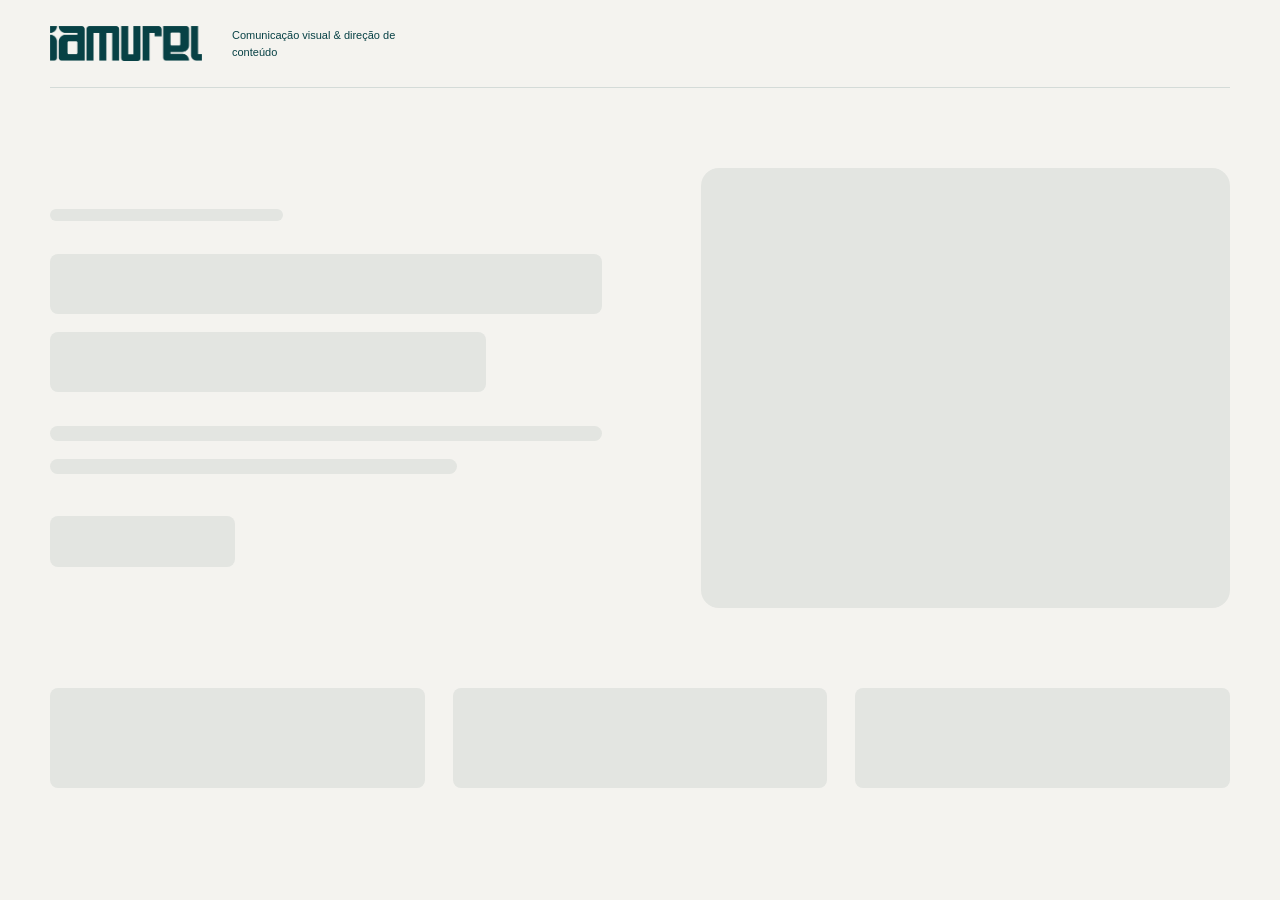
<file: id/index.html>
<!doctype html>
<html lang="pt-BR">
  <head>
    <meta charset="UTF-8" />
    <meta name="viewport" content="width=device-width, initial-scale=1.0" />

    <!-- Indexação e identidade da página -->
    <title>Identidade visual — IAMUREL</title>
    <meta
      name="description"
      content="Paleta, logos e tipografias oficiais da IAMUREL."
    />
    <meta name="author" content="IAMUREL" />
    <meta
      name="robots"
      content="index, follow, max-image-preview:large, max-snippet:-1, max-video-preview:-1"
    />
    <meta name="googlebot" content="index, follow" />
    <meta name="iamurel-version" content="4.17.0" />
    <meta name="theme-color" content="#074145" />
    <meta name="color-scheme" content="light" />

    <!-- Troque esta URL somente se o endereço oficial do site mudar -->
    <link rel="canonical" href="https://iamurel.rauldesigner.com.br/id/" />
    <link rel="alternate" hreflang="pt-BR" href="https://iamurel.rauldesigner.com.br/id/" />
    <link rel="icon" type="image/svg+xml" href="/assets/brand/logo-symbol.svg" />

    <!-- Tipografia -->
    <link rel="preconnect" href="https://fonts.googleapis.com">
    <link rel="preconnect" href="https://fonts.gstatic.com" crossorigin>
    <link id="studio-fonts" href="https://fonts.googleapis.com/css2?family=Outfit:wght@400;500;600;700&amp;family=Plus+Jakarta+Sans:wght@400;500;600;700&amp;display=swap" rel="stylesheet">

    <!-- Compartilhamento em redes sociais -->
    <meta property="og:locale" content="pt_BR" />
    <meta property="og:type" content="website" />
    <meta property="og:site_name" content="IAMUREL" />
    <meta property="og:url" content="https://iamurel.rauldesigner.com.br/id/" />
    <meta property="og:title" content="IAMUREL — Comunicação Visual e Direção de Conteúdo" />
    <meta
      property="og:description"
      content="Conteúdo com direção. Design com intenção. Velocidade com inteligência artificial, acabamento e critério humanos."
    />

    <meta name="twitter:card" content="summary_large_image" />
    <meta name="twitter:title" content="IAMUREL — Comunicação Visual e Direção de Conteúdo" />
    <meta
      name="twitter:description"
      content="Estúdio para marcas que buscam relevância, não volume."
    />

    <!-- Dados estruturados: empresa digital, sem endereço físico público -->
    <script type="application/ld+json">
      {
        "@context": "https://schema.org",
        "@type": "Organization",
        "@id": "https://iamurel.rauldesigner.com.br/#organization",
        "name": "IAMUREL",
        "founder": {"@type": "Person", "name": "Raul Miranda da Silva", "alternateName": "Raul Miranda Designer", "url": "https://rauldesigner.com.br/portfolio/"},
        "logo": "https://iamurel.rauldesigner.com.br/assets/brand/logo.svg",
        "url": "https://iamurel.rauldesigner.com.br/",
        "description": "Estúdio de comunicação visual e direção de conteúdo para marcas que buscam relevância, não volume.",
        "areaServed": {
          "@type": "Country",
          "name": "Brasil"
        },
        "sameAs": [
          "https://www.instagram.com/iamurel.agencia/"
        ],
        "knowsAbout": [
          "Identidade visual",
          "Direção de conteúdo",
          "Design estratégico",
          "Conteúdo para redes sociais",
          "Campanhas e lançamentos",
          "Criativos para publicidade"
        ],
        "hasOfferCatalog": {
          "@type": "OfferCatalog",
          "name": "Serviços IAMUREL",
          "itemListElement": [
            {
              "@type": "OfferCatalog",
              "name": "Fundação — Identidade Visual e Base de Marca"
            },
            {
              "@type": "OfferCatalog",
              "name": "Constância — Operação Mensal de Conteúdo"
            },
            {
              "@type": "OfferCatalog",
              "name": "Conversão — Campanhas e Lançamentos"
            }
          ]
        }
      }
    </script>

    <script src="/startup.js"></script>
    <style>
    #startup-card,#startup-recovery{box-sizing:border-box;min-height:100vh;margin:0;padding:clamp(28px,7vw,90px);background:#F6EEDC;color:#074145;font-family:Arial,sans-serif}#startup-card img,#startup-recovery img{width:180px;max-width:60%;height:auto}#startup-card>div,#startup-recovery>div{max-width:620px;margin-top:70px}#startup-card h1,#startup-recovery h1{font-size:clamp(36px,7vw,64px);line-height:1.05;letter-spacing:-.04em}#startup-card p,#startup-recovery p{font-size:17px;line-height:1.65}#startup-card a,#startup-recovery a{display:inline-block;padding:14px 18px;margin:5px 10px 5px 0;background:#F27A00;color:#242322;border-radius:10px;text-decoration:none}#startup-card small,#startup-recovery small{display:block;line-height:1.6;color:#526A67}#startup-recovery{position:fixed;inset:0;z-index:9999;overflow:auto}#startup-recovery[hidden],#startup-help[hidden]{display:none!important}
    </style>
    <script type="module" crossorigin src="/assets/index-UgySzLRn.js"></script>
    <link rel="stylesheet" crossorigin href="/assets/index-DP4jbTug.css">
  </head>
  <body class="bg-bg text-text antialiased selection:bg-action selection:text-white">
    <div id="root"><main id="startup-card"><img src="/assets/brand/logo.svg" alt="IAMUREL"><div><p>COMUNICAÇÃO VISUAL &amp; DIREÇÃO DE CONTEÚDO</p><h1>Conteúdo com direção.<br>Design com intenção.</h1><p>A IAMUREL cria identidade visual, conteúdo para redes sociais e campanhas com agilidade de IA e direção humana.</p><small role="status">Preparando sua experiência…</small><div id="startup-help" hidden><p>Você pode reabrir a versão leve ou conversar com a gente.</p><a href="?leve=1" data-startup-retry>Reabrir versão leve ↗</a><a href="https://www.instagram.com/iamurel.agencia/">Instagram ↗</a><small>No Instagram, use o menu ⋯ e procure “Abrir no navegador”.</small></div></div></main></div>
    <section id="startup-recovery" hidden aria-hidden="true"><img src="/assets/brand/logo.svg" alt="IAMUREL"><div><h1>Conheça a IAMUREL.</h1><p>Identidade visual, conteúdo para redes sociais e campanhas com direção humana.</p><p>A experiência completa ainda não abriu neste navegador. Você pode reabrir a versão leve ou falar com a gente.</p><a href="?leve=1" data-startup-retry>Reabrir versão leve ↗</a><a href="https://www.instagram.com/iamurel.agencia/">Conversar pelo Instagram ↗</a><small>No Instagram, abra o menu ⋯ e procure “Abrir no navegador”.</small></div></section>
    <noscript><p style="padding:28px;background:#F6EEDC;color:#074145;font:16px Arial">A IAMUREL cria identidades visuais, conteúdo e campanhas. Para conversar, visite <a href="https://www.instagram.com/iamurel.agencia/">@iamurel.agencia</a>.</p></noscript>
  </body>
</html>
</file>
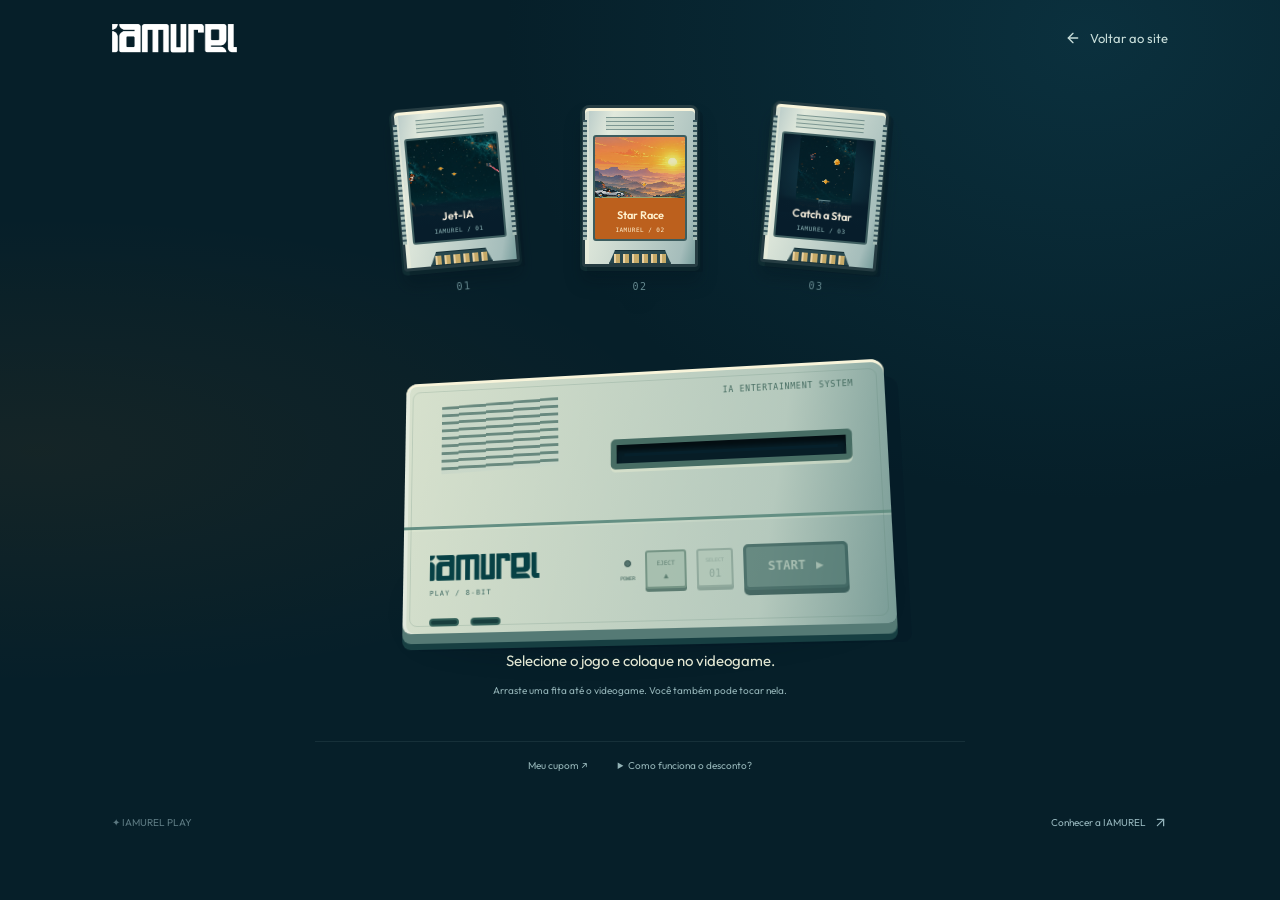
<file: jogos/index.html>
<!doctype html>
<html lang="pt-BR">
  <head>
    <meta charset="UTF-8" />
    <meta name="viewport" content="width=device-width, initial-scale=1.0" />

    <!-- Indexação e identidade da página -->
    <title>Jogos da IAMUREL — Colete estrelas</title>
    <meta
      name="description"
      content="Jogos da IAMUREL: Jet-IA, Star Race e Catch a Star."
    />
    <meta name="author" content="IAMUREL" />
    <meta
      name="robots"
      content="index, follow, max-image-preview:large, max-snippet:-1, max-video-preview:-1"
    />
    <meta name="googlebot" content="index, follow" />
    <meta name="iamurel-version" content="4.17.0" />
    <meta name="theme-color" content="#074145" />
    <meta name="color-scheme" content="light" />

    <!-- Troque esta URL somente se o endereço oficial do site mudar -->
    <link rel="canonical" href="https://iamurel.rauldesigner.com.br/jogos/" />
    <link rel="alternate" hreflang="pt-BR" href="https://iamurel.rauldesigner.com.br/jogos/" />
    <link rel="icon" type="image/svg+xml" href="/assets/brand/logo-symbol.svg" />

    <!-- Tipografia -->
    <link rel="preconnect" href="https://fonts.googleapis.com">
    <link rel="preconnect" href="https://fonts.gstatic.com" crossorigin>
    <link id="studio-fonts" href="https://fonts.googleapis.com/css2?family=Outfit:wght@400;500;600;700&amp;family=Plus+Jakarta+Sans:wght@400;500;600;700&amp;display=swap" rel="stylesheet">

    <!-- Compartilhamento em redes sociais -->
    <meta property="og:locale" content="pt_BR" />
    <meta property="og:type" content="website" />
    <meta property="og:site_name" content="IAMUREL" />
    <meta property="og:url" content="https://iamurel.rauldesigner.com.br/jogos/" />
    <meta property="og:title" content="IAMUREL — Comunicação Visual e Direção de Conteúdo" />
    <meta
      property="og:description"
      content="Conteúdo com direção. Design com intenção. Velocidade com inteligência artificial, acabamento e critério humanos."
    />

    <meta name="twitter:card" content="summary_large_image" />
    <meta name="twitter:title" content="IAMUREL — Comunicação Visual e Direção de Conteúdo" />
    <meta
      name="twitter:description"
      content="Estúdio para marcas que buscam relevância, não volume."
    />

    <!-- Dados estruturados: empresa digital, sem endereço físico público -->
    <script type="application/ld+json">
      {
        "@context": "https://schema.org",
        "@type": "Organization",
        "@id": "https://iamurel.rauldesigner.com.br/#organization",
        "name": "IAMUREL",
        "founder": {"@type": "Person", "name": "Raul Miranda da Silva", "alternateName": "Raul Miranda Designer", "url": "https://rauldesigner.com.br/portfolio/"},
        "logo": "https://iamurel.rauldesigner.com.br/assets/brand/logo.svg",
        "url": "https://iamurel.rauldesigner.com.br/",
        "description": "Estúdio de comunicação visual e direção de conteúdo para marcas que buscam relevância, não volume.",
        "areaServed": {
          "@type": "Country",
          "name": "Brasil"
        },
        "sameAs": [
          "https://www.instagram.com/iamurel.agencia/"
        ],
        "knowsAbout": [
          "Identidade visual",
          "Direção de conteúdo",
          "Design estratégico",
          "Conteúdo para redes sociais",
          "Campanhas e lançamentos",
          "Criativos para publicidade"
        ],
        "hasOfferCatalog": {
          "@type": "OfferCatalog",
          "name": "Serviços IAMUREL",
          "itemListElement": [
            {
              "@type": "OfferCatalog",
              "name": "Fundação — Identidade Visual e Base de Marca"
            },
            {
              "@type": "OfferCatalog",
              "name": "Constância — Operação Mensal de Conteúdo"
            },
            {
              "@type": "OfferCatalog",
              "name": "Conversão — Campanhas e Lançamentos"
            }
          ]
        }
      }
    </script>

    <script src="/startup.js"></script>
    <style>
    #startup-card,#startup-recovery{box-sizing:border-box;min-height:100vh;margin:0;padding:clamp(28px,7vw,90px);background:#F6EEDC;color:#074145;font-family:Arial,sans-serif}#startup-card img,#startup-recovery img{width:180px;max-width:60%;height:auto}#startup-card>div,#startup-recovery>div{max-width:620px;margin-top:70px}#startup-card h1,#startup-recovery h1{font-size:clamp(36px,7vw,64px);line-height:1.05;letter-spacing:-.04em}#startup-card p,#startup-recovery p{font-size:17px;line-height:1.65}#startup-card a,#startup-recovery a{display:inline-block;padding:14px 18px;margin:5px 10px 5px 0;background:#F27A00;color:#242322;border-radius:10px;text-decoration:none}#startup-card small,#startup-recovery small{display:block;line-height:1.6;color:#526A67}#startup-recovery{position:fixed;inset:0;z-index:9999;overflow:auto}#startup-recovery[hidden],#startup-help[hidden]{display:none!important}
    </style>
    <script type="module" crossorigin src="/assets/index-UgySzLRn.js"></script>
    <link rel="stylesheet" crossorigin href="/assets/index-DP4jbTug.css">
  </head>
  <body class="bg-bg text-text antialiased selection:bg-action selection:text-white">
    <div id="root"><main id="startup-card"><img src="/assets/brand/logo.svg" alt="IAMUREL"><div><p>COMUNICAÇÃO VISUAL &amp; DIREÇÃO DE CONTEÚDO</p><h1>Conteúdo com direção.<br>Design com intenção.</h1><p>A IAMUREL cria identidade visual, conteúdo para redes sociais e campanhas com agilidade de IA e direção humana.</p><small role="status">Preparando sua experiência…</small><div id="startup-help" hidden><p>Você pode reabrir a versão leve ou conversar com a gente.</p><a href="?leve=1" data-startup-retry>Reabrir versão leve ↗</a><a href="https://www.instagram.com/iamurel.agencia/">Instagram ↗</a><small>No Instagram, use o menu ⋯ e procure “Abrir no navegador”.</small></div></div></main></div>
    <section id="startup-recovery" hidden aria-hidden="true"><img src="/assets/brand/logo.svg" alt="IAMUREL"><div><h1>Conheça a IAMUREL.</h1><p>Identidade visual, conteúdo para redes sociais e campanhas com direção humana.</p><p>A experiência completa ainda não abriu neste navegador. Você pode reabrir a versão leve ou falar com a gente.</p><a href="?leve=1" data-startup-retry>Reabrir versão leve ↗</a><a href="https://www.instagram.com/iamurel.agencia/">Conversar pelo Instagram ↗</a><small>No Instagram, abra o menu ⋯ e procure “Abrir no navegador”.</small></div></section>
    <noscript><p style="padding:28px;background:#F6EEDC;color:#074145;font:16px Arial">A IAMUREL cria identidades visuais, conteúdo e campanhas. Para conversar, visite <a href="https://www.instagram.com/iamurel.agencia/">@iamurel.agencia</a>.</p></noscript>
  </body>
</html>
</file>
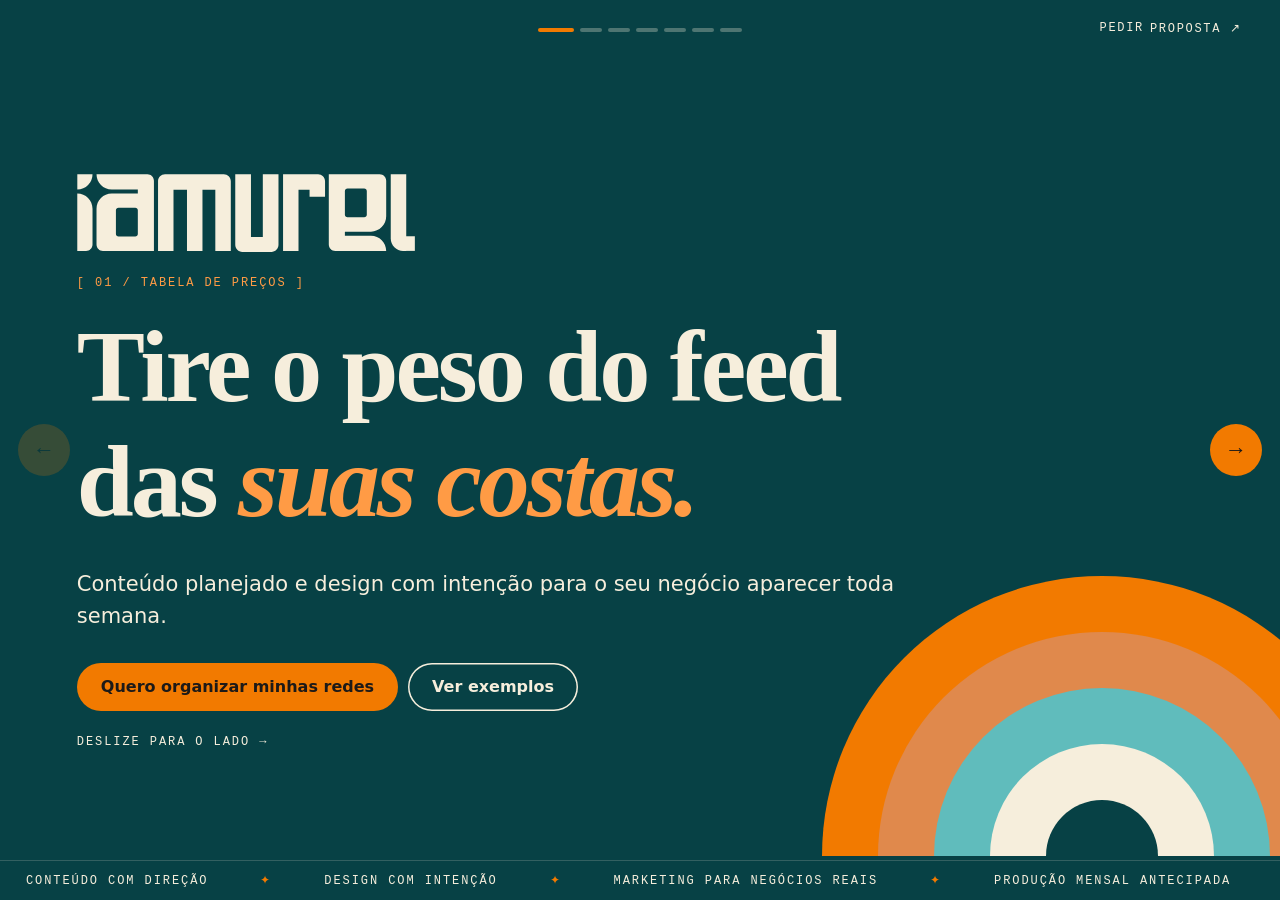
<file: tabela/index.html>
<!DOCTYPE html>
<html lang="pt-BR">
<head>
<meta charset="utf-8">
<script>/* garante a barra final para os caminhos img/ e config.js funcionarem */if(!/\/$|\.\w+$/.test(location.pathname))location.replace(location.pathname+'/'+location.search+location.hash)</script>
<meta http-equiv="Content-Security-Policy" content="default-src 'none'; script-src 'self' 'sha256-HRJ74SeFZCm6GLjk9unc/oc2tUocZTS/pfdUz7wUQic='; style-src 'self' 'unsafe-inline' https://fonts.googleapis.com; font-src https://fonts.gstatic.com; img-src 'self' data:; base-uri 'none'; form-action 'none'">
<meta name="referrer" content="strict-origin-when-cross-origin">
<meta name="viewport" content="width=device-width,initial-scale=1,viewport-fit=cover">
<title>IAMUREL — Tabela de preços</title>
<meta name="description" content="Planos mensais de conteúdo e design da IAMUREL para negócios reais.">
<meta name="theme-color" content="#074145">
<link rel="preconnect" href="https://fonts.googleapis.com"><link rel="preconnect" href="https://fonts.gstatic.com" crossorigin>
<link href="https://fonts.googleapis.com/css2?family=Fraunces:opsz,wght,SOFT,WONK@9..144,500..800,0..100,0..1&family=Instrument+Sans:wght@400;500;600&family=DM+Mono:wght@400;500&display=swap" rel="stylesheet">
<style>
:root{--or:#F27A00;--te:#E0894C;--ag:#60BCBC;--pe:#074145;--ma:#472D1E;--cr:#F6EEDC;--pr:#242322;--nv:#F6EEDC;--kk:#B14F00;
 --serif:Fraunces,Georgia,serif;--sans:'Instrument Sans',system-ui,sans-serif;--mono:'DM Mono',ui-monospace,monospace;
 --out:cubic-bezier(.16,1,.3,1);--io:cubic-bezier(.76,0,.24,1);--spring:cubic-bezier(.34,1.56,.64,1);--hl:rgba(36,35,34,.16)}
*{box-sizing:border-box;margin:0;padding:0}
html,body{height:100%;overflow:hidden;background:var(--pe);color:var(--pr);font:400 17px/1.55 var(--sans);-webkit-tap-highlight-color:transparent}
.deck{display:flex;height:100svh;transition:transform .75s var(--io);user-select:none;-webkit-user-select:none}
.deck.drag{transition:none;will-change:transform}
.slide{flex:0 0 100vw;width:100vw;height:100svh;overflow-y:auto;overflow-x:hidden;touch-action:pan-y;padding:clamp(76px,11vh,108px) clamp(20px,6vw,96px) 76px;opacity:.35;transform:scale(.965);transition:opacity .7s var(--out),transform .9s var(--out);overscroll-behavior:contain}
.slide.on{opacity:1;transform:none}
.t-pe{background:var(--pe);color:var(--cr);--kk:#FF9B45;--hl:rgba(246,238,220,.18)}.t-ma{background:var(--ma);color:var(--cr);--kk:#FF9B45;--hl:rgba(246,238,220,.18)}
.t-cr{background:var(--cr)}.t-or{background:var(--or);--kk:#242322}
.in{max-width:1180px;margin:auto;min-height:100%;display:flex;flex-direction:column;justify-content:center;gap:24px}
h1,h2,h3,.num{font-family:var(--serif);font-weight:650;font-variation-settings:'SOFT' 100,'WONK' 1;letter-spacing:-.03em;line-height:1.04}
h1{font-size:clamp(40px,8vw,104px)}h2{font-size:clamp(30px,5.2vw,66px)}
em{font-style:italic;color:var(--kk)}
.kick{font:500 12px var(--mono);letter-spacing:.16em;text-transform:uppercase;color:var(--kk)}
.lead{font-size:clamp(17px,1.9vw,21px);max-width:62ch;opacity:.92}
.ln{display:block;overflow:hidden;padding-bottom:.08em}.ln>span{display:block;transform:translate3d(0,105%,0);transition:transform 1s var(--out);transition-delay:calc(var(--i,0)*80ms + 200ms)}
.on .ln>span{transform:none}
.rv{opacity:0;transform:translate3d(0,24px,0);transition:opacity .8s var(--out),transform .8s var(--out);transition-delay:calc(var(--i,0)*80ms + 250ms)}
.on .rv{opacity:1;transform:none}
.grid{display:grid;gap:0;grid-template-columns:repeat(auto-fit,minmax(min(100%,230px),1fr));border-top:1px solid var(--hl);border-left:1px solid var(--hl)}
.grid>*{border-right:1px solid var(--hl);border-bottom:1px solid var(--hl);padding:22px}
.num{font-size:34px;color:var(--kk)}.grid h3{font-size:21px;margin:6px 0 4px}
.btn{display:inline-flex;align-items:center;gap:8px;justify-content:center;min-height:48px;padding:12px 24px;border:0;border-radius:99px;background:var(--or);color:#1d1a18;font:600 16px var(--sans);cursor:pointer;text-decoration:none;position:relative;overflow:hidden;transition:transform .25s var(--spring)}
.btn:hover{transform:translateY(-2px)}.btn:active{transform:scale(.97)}
.btn.ghost{background:transparent;color:inherit;box-shadow:inset 0 0 0 1.5px currentColor}
.btn.ghost:hover{background:#ffffff22}
:focus-visible{outline:3px solid var(--or);outline-offset:3px}
/* capa */
.logo{width:min(70vw,340px);aspect-ratio:1500/346;background:var(--cr);-webkit-mask:url(img/logo-texto.svg) left/contain no-repeat;mask:url(img/logo-texto.svg) left/contain no-repeat}
.sun{position:absolute;right:-8vw;bottom:44px;width:min(70vw,560px);pointer-events:none}
.hint{font:500 12px var(--mono);letter-spacing:.16em;text-transform:uppercase;opacity:.75}
.tk{position:absolute;left:0;right:0;bottom:0;border-top:1px solid var(--hl);overflow:hidden;padding:12px 0;font:500 12px var(--mono);letter-spacing:.16em;text-transform:uppercase;color:var(--cr)}
.tk div{display:flex;width:max-content;animation:tk 32s linear infinite}.tk span{padding:0 26px;white-space:nowrap}.tk span:after{content:"✦";margin-left:52px;color:var(--or)}
@keyframes tk{to{transform:translate3d(-50%,0,0)}}
/* exemplos */
.arts{border:0;gap:20px}.arts>*{border:0;padding:0}
.arts figure{position:relative;overflow:hidden;border-radius:14px;aspect-ratio:4/5;background:#0003;transition:transform .5s var(--out)}
.arts img{width:100%;height:100%;object-fit:cover;display:block;transition:transform .8s var(--out)}
.arts figure:hover img{transform:scale(1.05)}
.arts figcaption{position:absolute;left:12px;bottom:12px;font:500 11px var(--mono);letter-spacing:.14em;text-transform:uppercase;background:var(--cr);color:var(--pr);padding:5px 10px;border-radius:99px}
/* planos */
.plans{border:0;gap:20px}.plans>*{border:0;padding:0}
.plan{display:flex;flex-direction:column;gap:12px;padding:26px!important;border:1px solid var(--hl)!important;border-radius:20px;background:#fff8;transition:transform .5s var(--out)}
.plan:hover{transform:translateY(-6px)}
.plan.hot{background:#FFF3DD;border:2px solid var(--or)!important;box-shadow:6px 6px 0 var(--or)}
.plan small,.plan .pr em{font:500 11px var(--mono);letter-spacing:.14em;text-transform:uppercase;opacity:.75;font-style:normal;color:inherit}
.plan h3{font-size:34px;color:var(--pe)}.plan .pr{font-size:13px;color:#444}.plan .pr em{display:block}
.plan .pr b{font:650 clamp(38px,4.4vw,52px)/1 var(--serif);color:var(--pe);font-variant-numeric:tabular-nums}
.plan ul{list-style:none;border-top:1px solid var(--hl);padding-top:12px;display:grid;gap:7px;font-size:15px}
.plan li{display:flex;gap:12px;align-items:baseline}.plan li b{font:650 24px/1 var(--serif);color:var(--pe);min-width:30px}
.plan li.ck:before{content:"✓";color:var(--kk);font-weight:700;min-width:30px}
.plan .nt{font-size:13px;color:#444;margin-top:auto}
.pill{align-self:flex-start;font:500 11px var(--mono);letter-spacing:.14em;text-transform:uppercase;background:var(--or);color:#1d1a18;border-radius:99px;padding:4px 12px}
/* quiz */
.qz{max-width:720px;display:grid;gap:18px}.qz .opts{display:flex;flex-wrap:wrap;gap:10px}
.opt{min-height:48px;padding:12px 20px;border-radius:99px;border:1.5px solid var(--cr);background:transparent;color:var(--cr);font:500 16px var(--sans);cursor:pointer;transition:transform .25s var(--spring),background .2s,color .2s}
.opt:hover{background:var(--cr);color:var(--pe)}.opt:active{transform:scale(.96)}
.bar{height:3px;background:#fff3;border-radius:3px;overflow:hidden}.bar i{display:block;height:100%;width:100%;background:var(--or);transform-origin:left;transform:scaleX(0);transition:transform .6s var(--out)}
.res{display:grid;gap:12px;padding:26px;border:1.5px solid var(--or);border-radius:20px}.res .num{font-size:44px;color:var(--cr)}
/* processo */
.cond{list-style:none;display:grid;gap:10px;font-size:16px}.cond li{display:flex;gap:12px}.cond li:before{content:"●";color:var(--kk);font-size:10px;margin-top:7px}
details{border-bottom:1px solid var(--hl);padding:14px 0}summary{cursor:pointer;font:600 17px var(--sans);list-style:none;display:flex;justify-content:space-between;gap:12px;min-height:32px}
summary::after{content:"+";font:500 22px var(--mono);color:var(--kk);transition:transform .3s var(--spring)}details[open] summary::after{transform:rotate(45deg)}
details p{padding-top:8px;max-width:62ch;opacity:.9}
.two{display:grid;gap:36px;grid-template-columns:repeat(auto-fit,minmax(min(100%,360px),1fr))}
/* pedido */
.form{display:grid;gap:14px;max-width:640px;background:var(--cr);color:var(--pr);padding:26px;border-radius:22px}
.form label,.form .lb{font:500 12px var(--mono);letter-spacing:.14em;text-transform:uppercase;display:grid;gap:6px}
.form input[type=text],.form textarea{font:400 17px var(--sans);border:1.5px solid var(--pe);border-radius:14px;padding:12px 14px;background:#fff;color:var(--pr);user-select:text;-webkit-user-select:text;width:100%}
.form .err{border-color:#b3261e;background:#fff0ee}
.chips{display:flex;flex-wrap:wrap;gap:8px}.chips label{display:block;font:500 14px var(--sans);letter-spacing:0;text-transform:none}
.chips input{position:absolute;opacity:0}.chips span{display:flex;align-items:center;min-height:44px;border:1.5px solid var(--pe);border-radius:99px;padding:8px 16px;cursor:pointer;transition:transform .25s var(--spring)}
.chips input:checked+span{background:var(--pe);color:var(--cr)}.chips input:focus-visible+span{outline:3px solid var(--or);outline-offset:2px}
.chips span:active{transform:scale(.95)}
.ch{display:flex;flex-wrap:wrap;gap:10px;margin-top:6px}
/* navegação */
.dots{position:fixed;top:20px;left:50%;transform:translateX(-50%);display:flex;gap:6px;z-index:10}
.dots button{width:22px;height:20px;border:0;background:none;cursor:pointer;position:relative}.dots button:after{content:"";position:absolute;left:0;right:0;top:8px;height:4px;border-radius:4px;background:var(--nv);opacity:.3;transition:all .4s var(--out)}
.dots button.on:after{opacity:1;background:var(--or)}.dots button.on{width:36px}
.mark{position:fixed;top:12px;left:clamp(16px,3vw,40px);width:30px;height:30px;background:var(--nv);-webkit-mask:url(img/logo-simbolo.svg) center/contain no-repeat;mask:url(img/logo-simbolo.svg) center/contain no-repeat;z-index:10;transition:opacity .4s}
.cta{position:fixed;top:12px;right:clamp(16px,3vw,40px);z-index:10;font:500 12px var(--mono);letter-spacing:.14em;text-transform:uppercase;color:var(--nv);background:none;border:0;min-height:32px;cursor:pointer;display:flex;align-items:center;gap:6px}
.cta .lg{display:none}@media(min-width:620px){.cta .lg{display:inline}}
.arr{position:fixed;top:50%;width:52px;height:52px;margin-top:-26px;border-radius:50%;border:0;background:var(--or);color:#1d1a18;font-size:22px;cursor:pointer;z-index:10;display:none;transition:transform .3s var(--spring),opacity .3s}
.arr:hover{transform:scale(1.1)}.arr:active{transform:scale(.95)}#pv{left:18px}#nx{right:18px}.arr:disabled{opacity:.2;cursor:default}
@media(min-width:760px){.arr{display:block}}

/* v3: assistente passo a passo, filtros, resumo, modos */
.wz{max-width:680px;display:grid;gap:16px}.wz .sw{min-height:190px}
.bar{height:3px;background:#fff3;border-radius:3px;overflow:hidden}.form .bar{background:#0001}.bar i{display:block;height:100%;width:100%;background:var(--or);transform-origin:left;transform:scaleX(0);transition:transform .6s var(--out)}
.st{display:grid;gap:14px;animation:stI .55s var(--out) both}.st.bk{animation-name:stB}
@keyframes stI{from{opacity:0;transform:translate3d(32px,0,0)}}@keyframes stB{from{opacity:0;transform:translate3d(-32px,0,0)}}
.wq{font:650 clamp(22px,3vw,34px)/1.15 var(--serif);letter-spacing:-.02em}
.opts{display:flex;flex-wrap:wrap;gap:10px}.opt.on{background:var(--cr);color:var(--pe)}
.form .opt{border-color:var(--pe);color:var(--pr)}.form .opt:hover,.form .opt.on{background:var(--pe);color:var(--cr)}
.wi{font:400 20px var(--sans);width:100%;border:0;border-bottom:2px solid var(--pe);background:transparent;padding:10px 2px;color:inherit;user-select:text;-webkit-user-select:text;border-radius:0;resize:none}
.wi:focus{outline:0;border-bottom-color:var(--or)}.wi.err{border-bottom-color:#b3261e;animation:shk .3s}
@keyframes shk{25%{transform:translateX(-6px)}75%{transform:translateX(6px)}}
.nv{display:flex;flex-wrap:wrap;gap:10px;margin-top:6px}
.form{background:var(--cr);padding:26px;border-radius:22px;max-width:680px}
.res{display:grid;gap:12px;padding:26px;border:1.5px solid var(--or);border-radius:20px}.res .num{font-size:44px;color:var(--cr)}.res .idea{opacity:.92}.rp{font:500 15px var(--mono)}
.sm{list-style:none;display:grid;gap:8px}.sm li{display:grid;grid-template-columns:110px 1fr;gap:10px;font-size:16px}.sm span{font:500 11px var(--mono);letter-spacing:.14em;text-transform:uppercase;opacity:.7;padding-top:4px}
.seg{display:inline-flex;background:#0002;border-radius:99px;padding:4px;gap:4px;width:max-content;max-width:100%}.seg button{min-height:40px;padding:8px 16px;border:0;border-radius:99px;background:transparent;font:600 14px var(--sans);color:#242322;cursor:pointer;transition:background .3s}.seg button.on{background:#242322;color:var(--cr)}
.fl{display:flex;flex-wrap:wrap;gap:8px}.chip{min-height:40px;padding:8px 16px;border-radius:99px;border:1.5px solid var(--cr);background:transparent;color:var(--cr);font:500 14px var(--sans);cursor:pointer;transition:transform .25s var(--spring),background .2s}.chip:active{transform:scale(.95)}.chip.on{background:var(--cr);color:var(--ma)}
figure.off{display:none}.uso{font-size:13px;margin:0;opacity:.85;min-height:2.6em}.vz{opacity:.8}
.arts figure{overflow:visible;aspect-ratio:auto;background:none;display:flex;flex-direction:column;gap:10px;height:auto;align-self:start}.arts figure img{height:auto;flex:none}.arts figure img{aspect-ratio:4/5;border-radius:14px}.arts figcaption{top:12px;bottom:auto}
.dor h3{font-size:22px;margin:6px 0}.sol{color:#333}
.plan .pa{font:500 14px var(--sans);color:var(--kk)}.plan .mine{display:none;background:var(--ag)}.plan.rec .mine{display:inline-block}.plan.rec{box-shadow:0 0 0 3px var(--ag)}.plan.hot.rec{box-shadow:6px 6px 0 var(--or),0 0 0 3px var(--ag)}
.sum{position:fixed;left:50%;bottom:14px;transform:translateX(-50%);z-index:11;display:flex;align-items:center;gap:14px;background:var(--pe);color:var(--cr);padding:8px 8px 8px 20px;border-radius:99px;box-shadow:0 6px 24px #0005;font-size:15px;white-space:nowrap;animation:stI .5s var(--out)}.sum .btn{min-height:40px;padding:8px 18px}
@media(max-width:420px){.sum{font-size:13px;gap:8px;padding-left:14px}.sm li{grid-template-columns:1fr}}
.lite .st,.lite .sum{animation:none}
.sum[hidden]{display:none}.cover .in{position:relative;z-index:1}.sun{z-index:0}
@media(max-width:620px){.sun{width:54vw;right:-8vw;bottom:48px}}
@media(min-width:760px){.arts{grid-template-columns:repeat(auto-fit,minmax(200px,250px));justify-content:start;gap:22px}}
/* modo leve: aparelhos fracos, economia de dados ou movimento reduzido */
.lite .tk div{animation:none}.lite .deck{transition-duration:.35s}.lite .slide{transform:none;opacity:1}.lite .ln>span{transition-duration:.4s}.lite .rv{transition-duration:.35s;transform:none}.lite .plan:hover,.lite .arts figure:hover img{transform:none}
@media(prefers-reduced-motion:reduce){.deck,.slide,.rv,.ln>span,.tk div{transition-duration:.01s!important;animation:none!important}}
noscript{position:fixed;inset:0;display:grid;place-items:center;background:var(--pe);color:var(--cr);padding:24px;text-align:center}
</style>
</head>
<body>
<noscript>Ative o JavaScript para ver a tabela de preços da IAMUREL.</noscript>
<div class="dots" id="dots" role="tablist" aria-label="Seções"></div>
<div class="mark" id="mark" aria-hidden="true"></div>
<button class="cta" id="cta" type="button"><span class="lg">Pedir </span>proposta ↗</button>
<button class="arr" id="pv" aria-label="Anterior">←</button><button class="arr" id="nx" aria-label="Próximo">→</button>
<main class="deck" id="deck"></main>
<script src="config.js"></script>
<script src="app.js"></script>
</body>
</html>
</file>
<file: assets/index-DP4jbTug.css>
.supporters-entry{display:inline-flex;--support-ink:var(--s-ink,#074145);--support-accent:var(--s-accent,#F27A00);--support-paper:var(--s-paper,#faf7f0);--support-cyan:var(--s-cyan,#60bcbc)}.supporters-trigger{display:inline-flex;align-items:center;gap:7px;color:inherit;font:inherit;cursor:pointer}.supporters-trigger>svg{width:13px;height:13px;transition:transform .3s ease,color .3s ease}.supporters-trigger:hover>svg{transform:rotate(90deg);color:var(--support-accent)}.supporters-entry .studio-modal{width:min(920px,calc(100vw - 32px));max-height:calc(100dvh - 32px);padding:0;background:var(--support-paper);color:var(--support-ink);border-radius:24px;border:1px solid color-mix(in srgb,var(--support-ink) 18%,transparent);box-shadow:0 30px 90px #0004;font-family:var(--s-body,"Plus Jakarta Sans"),sans-serif}.supporters-entry .modal-head{padding:18px 24px;border-bottom:1px solid color-mix(in srgb,var(--support-ink) 12%,transparent)}.supporters-entry .modal-head>button{color:var(--support-ink)}.supporters-panel{padding:clamp(22px,5vw,48px);overflow:hidden;position:relative}.supporters-heading{position:relative;padding-right:115px;margin-bottom:32px}.supporters-eyebrow{font-size:10px;letter-spacing:.14em;font-weight:700}.supporters-heading h2{font-family:var(--s-font,"Outfit"),sans-serif;font-size:clamp(28px,4.3vw,46px);line-height:1.12;letter-spacing:-.04em;margin:15px 0;max-width:540px;white-space:pre-line;overflow-wrap:anywhere}.supporters-heading p{font-size:14px;line-height:1.7;opacity:.8;max-width:520px;white-space:pre-line}.supporters-constellation{position:absolute;right:0;top:0;width:100px;height:114px;pointer-events:none}.supporters-constellation>span{position:absolute;top:18px;right:3px;bottom:18px;left:3px;border:1px solid color-mix(in srgb,var(--support-ink) 14%,transparent);border-radius:50%;transform:rotate(-25deg)}.supporters-star{position:absolute}.supporters-star.one{width:64px;height:64px;top:24px;left:14px;color:var(--support-accent);transform:rotate(-12deg)}.supporters-star.two{width:21px;height:21px;top:4px;right:0;color:var(--support-ink)}.supporters-star.three{width:16px;height:16px;bottom:0;left:0;color:var(--support-cyan)}.supporters-grid{display:grid;grid-template-columns:repeat(2,minmax(0,1fr));gap:16px}.supporter-card{display:flex;flex-direction:column;border:1px solid color-mix(in srgb,var(--support-ink) 15%,transparent);background:color-mix(in srgb,var(--support-paper) 65%,white);border-radius:18px;padding:24px;transition:transform .25s ease,border-color .25s ease,box-shadow .25s ease}.supporter-card:hover{border-color:var(--support-accent);transform:translateY(-3px);box-shadow:0 12px 24px #0741450b}.supporter-card-top{display:flex;align-items:center;justify-content:space-between;margin-bottom:20px}.supporter-number{font-size:10px;letter-spacing:.1em;opacity:.6}.supporter-card-top svg{width:20px;height:20px;color:var(--support-accent)}.supporter-card h3{font-family:var(--s-font,"Outfit"),sans-serif;font-size:24px;line-height:1.2;letter-spacing:-.025em;margin:0;overflow-wrap:anywhere}.supporter-card p{font-size:13px;line-height:1.65;opacity:.8;margin:12px 0 20px;white-space:pre-line;overflow-wrap:anywhere}.supporter-links{display:flex;gap:8px;flex-wrap:wrap;margin-top:auto;padding-top:18px}.supporter-links a{display:inline-flex;align-items:center;gap:7px;border:1px solid color-mix(in srgb,var(--support-ink) 20%,transparent);border-radius:30px;padding:9px 11px;font-size:11px;text-decoration:none;color:var(--support-ink);transition:background .2s,color .2s;max-width:100%}.supporter-links a span{overflow-wrap:anywhere;min-width:0}.supporter-links a svg{flex-shrink:0}.supporter-links a:hover{background:var(--support-ink);color:var(--support-paper)}.supporters-signoff{display:flex;align-items:center;justify-content:center;gap:9px;margin-top:32px;font-size:11px;letter-spacing:.08em;opacity:.65}.supporters-signoff svg{width:13px;height:13px}.supporters-empty{padding:28px;border:1px dashed color-mix(in srgb,var(--support-ink) 25%,transparent);border-radius:18px;font-size:15px;line-height:1.8;white-space:pre-line}.supporter-admin-link{display:grid;gap:12px;padding:16px;border:1px solid #d4ddda;border-radius:12px;margin:10px 0}.supporter-admin-link label{display:grid;gap:7px}.supporter-admin-link small{color:#8b3c1e}@keyframes supporters-arrive{0%{opacity:0;transform:translateY(14px)}to{opacity:1;transform:translateY(0)}}@keyframes supporters-star-arrive{0%{opacity:0;transform:scale(.6) rotate(-60deg)}to{opacity:1;transform:scale(1) rotate(-12deg)}}@media(prefers-reduced-motion:no-preference){.supporters-entry[data-motion=on] .supporter-card{animation:supporters-arrive .5s cubic-bezier(.22,1,.36,1) both;animation-delay:var(--support-delay,0ms)}.supporters-entry[data-motion=on] .supporters-star.one{animation:supporters-star-arrive .7s cubic-bezier(.22,1,.36,1) both}}.supporters-entry[data-motion=off] *{animation:none!important;transition:none!important}.supporters-entry[data-motion=off] .supporter-card:hover{transform:none}@media(prefers-reduced-motion:reduce){.supporters-entry *{animation:none!important;transition:none!important}.supporters-entry .supporter-card:hover,.supporters-trigger:hover>svg{transform:none}}@media(max-width:560px){.supporters-grid{grid-template-columns:1fr}.supporters-heading{padding-right:0;padding-top:85px}.supporters-constellation{width:80px;height:75px;left:0;right:auto}.supporters-star.one{width:44px;height:44px;top:14px;left:10px}.supporters-star.two{width:17px;height:17px;top:0;right:7px}.supporters-star.three{width:12px;height:12px}.supporter-card{padding:22px}.supporters-entry .modal-head{padding:14px 18px}.footer-bottom>div{flex-wrap:wrap;row-gap:12px}}.supporters-entry .supporters-panel p{color:var(--support-ink)}.supporters-entry .supporters-heading h2{font-size:clamp(28px,4.3vw,46px);line-height:1.12;margin:15px 0}.supporters-entry .supporter-card h3{font-size:24px;line-height:1.2;margin:0}.supporters-entry .supporter-links a{color:var(--support-ink);padding:9px 11px}.supporters-entry .supporter-links a:hover{color:var(--support-paper)}.supporters-panel *{box-sizing:border-box}.supporters-entry .supporters-panel .supporters-empty{padding:28px;line-height:1.8}.supporters-entry .supporters-panel .supporter-card p{font-size:13px;line-height:1.65;margin:12px 0 20px}.supporters-entry .supporters-heading p{font-size:14px;line-height:1.7}.supporters-entry .modal-head>button{font-size:24px;line-height:1;opacity:1}.launch-footer .supporters-entry{white-space:normal}.launch-footer .supporters-trigger{border:0;background:transparent;padding:9px 0}.supporters-entry .supporters-trigger:focus-visible,.supporters-entry .supporter-links a:focus-visible{outline:3px solid var(--support-cyan);outline-offset:4px}.supporters-entry .supporter-card{background:var(--card-bg,color-mix(in srgb,var(--support-paper) 65%,white));color:var(--card-ink,var(--support-ink))}.supporters-entry .supporter-card p,.supporters-entry .supporter-card .supporter-links a{color:var(--card-ink,var(--support-ink))}.supporters-entry .supporter-card .supporter-links a{border-color:color-mix(in srgb,var(--card-ink,var(--support-ink)) 25%,transparent)}.supporters-entry .supporter-card .supporter-links a:hover{background:var(--card-ink,var(--support-ink));color:var(--card-bg,var(--support-paper))}.supporter-card[style*=--card-bg] .supporter-card-top svg{color:var(--card-ink)}.launch-screen{--launch-glow:#F27A00;min-height:100vh;min-height:100svh;background:#080a09;color:#f6eedc;position:relative;isolation:isolate;display:flex;flex-direction:column;font-family:Plus Jakarta Sans,Arial,sans-serif;overflow-x:clip}.launch-screen:before{content:"";position:absolute;top:0;right:0;bottom:0;left:0;z-index:-1;pointer-events:none;background:radial-gradient(ellipse 48% 43% at 50% 50%,color-mix(in srgb,var(--launch-glow) 9%,transparent),transparent 88%),radial-gradient(ellipse 38% 65% at 4% -15%,#43786a24,transparent 80%),linear-gradient(105deg,#ffffff03,transparent 38%,transparent 70%,#0005)}.launch-main{width:min(100%,1050px);padding:clamp(40px,7vh,86px) 24px 55px;margin:auto;display:flex;flex-direction:column;align-items:center;text-align:center;position:relative}.launch-title{font-family:Space Grotesk,Arial,sans-serif;font-size:clamp(42px,6.5vw,88px);line-height:1.06;font-weight:600;letter-spacing:.12em;padding-left:.12em;margin:0 0 34px;color:#f6eedc;max-width:100%;overflow-wrap:anywhere;text-wrap:balance}.launch-countdown{width:min(100%,570px);position:relative}.launch-countdown:after{content:"";position:absolute;z-index:-1;left:-8%;right:-8%;bottom:-22px;height:48px;border-radius:50%;background:radial-gradient(ellipse,color-mix(in srgb,var(--launch-glow) 15%,transparent),transparent 65%);pointer-events:none}.clock-object{padding:16px;border-radius:27px;background:linear-gradient(148deg,#434643,#242724 2%,#101210 45%,#171a17 90%,#44413a);border:1px solid #696e6140;box-shadow:0 2px #ffffff18 inset,0 -3px #000a inset,0 22px 48px #000b,0 1px 1px #000;position:relative}.clock-display{border-radius:16px;padding:38px 42px 29px;background:radial-gradient(ellipse at 50% 45%,color-mix(in srgb,var(--launch-glow) 5%,#080a08),#080a08 80%);border:1px solid #000;box-shadow:0 5px 16px #000 inset,0 1px #ffffff10;position:relative;overflow:hidden}.clock-display:after{content:"";position:absolute;top:0;right:0;bottom:0;left:0;background:linear-gradient(148deg,#ffffff05,transparent 42%,#ffffff01 56%,transparent 70%);pointer-events:none}.digital-digits{display:flex;gap:clamp(8px,2vw,19px);justify-content:center;min-width:0}.digital-digit{height:100%;width:auto;max-width:100%;aspect-ratio:56/111;overflow:visible;flex:0 1 auto;min-width:0}.segment-on{fill:var(--launch-glow);filter:drop-shadow(0 0 2px color-mix(in srgb,var(--launch-glow) 70%,transparent))}.segment-off{fill:color-mix(in srgb,var(--launch-glow) 4%,#10130f)}.clock-days{height:clamp(125px,15vw,181px);filter:drop-shadow(0 0 9px color-mix(in srgb,var(--launch-glow) 24%,transparent))}.clock-day-label{margin-top:25px;color:#e8c99d;font-size:18px;font-weight:500;letter-spacing:.4em;padding-left:.4em;line-height:1.3;overflow-wrap:anywhere}.clock-divider{height:1px;background:linear-gradient(90deg,transparent,#e7ba7526,transparent);margin:25px 0 22px}.clock-detail{display:grid;grid-template-columns:repeat(3,minmax(0,1fr));gap:25px}.clock-unit{position:relative;min-width:0}.clock-unit .digital-digits{height:35px;gap:5px}.clock-unit-label{display:block;margin-top:12px;font-size:8px;letter-spacing:.18em;color:#aaad9f;font-weight:500;overflow-wrap:anywhere}.clock-colon{position:absolute;right:-16px;top:1px;font-family:monospace;font-size:30px;font-weight:400;line-height:1;color:var(--launch-glow);opacity:.6}.clock-screw{position:absolute;top:7px;width:4px;height:4px;border-radius:50%;background:#777d6e;box-shadow:0 1px 2px #000 inset;opacity:.5}.screw-left{left:17px}.screw-right{right:17px}.launch-message{max-width:470px;font-size:clamp(14px,1.6vw,17px);line-height:1.8;font-weight:400;color:#acb1a7;margin:38px 0 0;text-wrap:balance;white-space:pre-line;overflow-wrap:anywhere}.launch-footer{position:relative;width:calc(100% - 80px);max-width:1120px;margin:0 auto;padding:26px 0 30px;border-top:1px solid #f6eedc15;display:flex;align-items:center;justify-content:space-between;gap:24px;font-size:11px;letter-spacing:.02em;color:#959f95}.launch-logo{display:block;width:133px;color:#f6eedc;flex-shrink:0}.launch-logo svg,.launch-logo img{display:block;width:100%;height:auto;max-height:45px;object-fit:contain}.launch-footer a{color:#d5d9cb;text-decoration:none;padding:9px 0;overflow-wrap:anywhere}.launch-footer a:hover{color:var(--launch-glow)}.launch-footer a:focus-visible{outline:2px solid var(--launch-glow);outline-offset:7px;border-radius:2px}.launch-preview-label{padding:8px 15px;text-align:center;font-size:10px;color:#cfb89c;background:#1a1e16;border-bottom:1px solid #ffffff0a}.launch-message-only{min-height:65svh;justify-content:center}.launch-message-only .launch-title{letter-spacing:-.035em;padding-left:0;max-width:820px;font-size:clamp(43px,6vw,78px);line-height:1.13;text-shadow:0 0 55px color-mix(in srgb,var(--launch-glow) 16%,transparent)}.launch-message-only .launch-message{margin-top:3px}@media(max-width:600px){.launch-main{padding:44px 22px 40px}.launch-title{font-size:clamp(36px,10.3vw,58px);margin-bottom:26px}.clock-object{padding:10px;border-radius:20px}.clock-display{padding:29px 19px 23px;border-radius:12px}.clock-days{height:clamp(110px,30vw,150px)}.clock-day-label{font-size:14px;margin-top:22px}.clock-divider{margin:20px 0}.clock-unit .digital-digits{height:29px}.clock-unit-label{font-size:7px;letter-spacing:.1em}.clock-detail{gap:20px}.clock-colon{right:-13px;font-size:25px}.launch-message{margin-top:29px;max-width:310px;font-size:14px}.launch-footer{width:calc(100% - 44px);flex-wrap:wrap;gap:16px 24px;padding:23px 0 25px;font-size:10px}.launch-logo{width:116px}.launch-footer>span:last-child{width:100%;text-align:center;font-size:9px}.launch-message-only{min-height:65svh}.launch-message-only .launch-title{font-size:43px}}@media(max-width:350px){.launch-main{padding-left:16px;padding-right:16px}.clock-display{padding-left:15px;padding-right:15px}.clock-days{height:105px}.launch-footer{width:calc(100% - 32px);gap:12px}.launch-logo{width:100px}}@media(prefers-reduced-motion:reduce){.launch-screen *{animation:none!important;transition:none!important}}.launch-screen{--light-x:50%;--light-y:45%;--tilt-x:0deg;--tilt-y:0deg;--light-strength:.7;perspective:1200px}.launch-atmosphere{position:absolute;top:0;right:0;bottom:0;left:0;overflow:hidden;pointer-events:none;z-index:-1}.launch-light{position:absolute;width:min(900px,150vw);aspect-ratio:1;left:var(--light-x);top:var(--light-y);transform:translate(-50%,-50%);opacity:var(--light-strength);background:radial-gradient(ellipse,color-mix(in srgb,var(--launch-glow) 13%,transparent),transparent 68%);transition:left .7s ease-out,top .7s ease-out}.launch-screen[data-motion=true] .clock-object{transform:rotateX(var(--tilt-x)) rotateY(var(--tilt-y));transition:transform .65s ease-out;animation:clock-wake 1s both}.clock-object{background:linear-gradient(155deg,#73766b,#3e423c 1%,#151916 4%,#0d100e 60%,#282c25 97%,#6b6d60);box-shadow:0 1px 1px #fff3 inset,0 -3px 1px #000b inset,0 30px 65px #000c,0 3px 6px #000,0 0 35px color-mix(in srgb,var(--launch-glow) 4%,transparent)}.clock-display:after{background:radial-gradient(ellipse 90% 100% at var(--light-x) var(--light-y),#ffffff0c,transparent 68%),linear-gradient(126deg,#fff1 0%,#ffffff03 1%,transparent 2%,#ffffff02 38%,transparent 39%,transparent 70%,#ffffff04 100%);box-shadow:0 0 0 1px #ffffff04 inset;opacity:var(--reflection,.4)}.digital-digit polygon{transition:fill .16s ease-out}.launch-screen[data-motion=true] .digital-digit{animation:digit-settle .23s ease-out both}.launch-screen[data-motion=true] .clock-colon{animation:colon-breathe 2s ease-in-out infinite}.launch-starfield{position:absolute;top:0;right:0;bottom:0;left:0;overflow:hidden}.launch-passing-star{position:absolute;left:-15%;top:calc(8% + var(--i)*12%);width:calc(6px + var(--i)*2px);color:var(--launch-glow);opacity:0;filter:blur(1px);animation:star-pass 43s linear infinite;animation-delay:calc(var(--i)*5.8s + 2s)}.launch-passing-star svg{width:100%;height:100%}.launch-passing-star:nth-child(2n){color:#f6eedc;filter:blur(2px);animation-duration:51s}.launch-ambient-spark{position:absolute;width:25px;height:1px;color:var(--launch-glow);background:linear-gradient(90deg,transparent,currentColor,transparent);opacity:0;box-shadow:0 0 8px currentColor;animation:ambient-charge var(--spark-cycle,35s) linear infinite;transform:rotate(-32deg)}.spark-a{left:17%;top:41%;animation-delay:7s}.spark-b{right:18%;top:66%;animation-delay:19s;animation-duration:calc(var(--spark-cycle,35s) + 9s)}.launch-interaction{margin-top:20px;display:flex;flex-direction:column;align-items:center;gap:8px;min-height:92px}.launch-star-button{border:1px solid #f6eedc20;border-radius:50%;background:radial-gradient(ellipse,#ffffff09,transparent);color:var(--launch-glow);height:44px;width:44px;display:grid;place-items:center;cursor:pointer;box-shadow:0 0 28px color-mix(in srgb,var(--launch-glow) 8%,transparent);transition:box-shadow .3s,transform .3s}.launch-star-button svg{width:19px;height:19px}.launch-star-button:hover{transform:rotate(12deg);box-shadow:0 0 28px color-mix(in srgb,var(--launch-glow) 22%,transparent)}.launch-star-button:active{transform:scale(.9)}.launch-touch-hint{font-size:10px;letter-spacing:.06em;color:#acb1a7}.launch-motion-button{min-height:40px;background:transparent;color:#e5dcc8;border:0;border-bottom:1px solid #f6eedc33;font:inherit;font-size:11px;cursor:pointer;padding:9px 8px}.launch-star-button:focus-visible,.launch-motion-button:focus-visible{outline:2px solid var(--launch-glow);outline-offset:4px}.launch-sensor-status{font-size:10px;color:#b1b7ac;line-height:1.6;max-width:280px}.launch-sensor-status:empty{display:none}.launch-burst{position:absolute;width:1px;height:1px;pointer-events:none;z-index:3;color:var(--launch-glow)}.launch-tap-ring{position:absolute;width:90px;height:90px;left:-45px;top:-45px;border:1px solid currentColor;border-radius:50%;animation:tap-ring .8s ease-out both}.launch-tap-spark{position:absolute;width:2px;height:13px;border-radius:50%;background:currentColor;box-shadow:0 0 7px currentColor;animation:tap-spark .7s ease-out both}.launch-screen[data-paused=true] *{animation-play-state:paused!important}@keyframes clock-wake{0%{opacity:.6;translate:0 8px}to{opacity:1;translate:0 0}}@keyframes digit-settle{0%{opacity:.65}to{opacity:1}}@keyframes colon-breathe{0%,to{opacity:.35}50%{opacity:.8}}@keyframes star-pass{0%,4%{opacity:0;transform:translateZ(0) rotate(0)}8%{opacity:.22}22%{opacity:.12}26%,to{opacity:0;transform:translate3d(130vw,-55px,0) rotate(70deg)}}@keyframes ambient-charge{0%,94%,to{opacity:0}95%{opacity:.3}96%{opacity:.05}97%{opacity:.2}98%{opacity:0}}@keyframes tap-ring{0%{opacity:.4;transform:scale(.1)}to{opacity:0;transform:scale(1.6)}}@keyframes tap-spark{0%{opacity:.65;transform:rotate(var(--angle)) translateY(-8px) scaleY(.7)}to{opacity:0;transform:rotate(var(--angle)) translateY(calc(-1 * var(--reach))) scaleY(.1)}}@media(max-width:600px){.launch-main{padding-top:32px;padding-bottom:26px}.launch-interaction{margin-top:18px;min-height:70px}.launch-passing-star{max-width:13px}.launch-ambient-spark{width:16px}.launch-message{margin-top:25px}.launch-light{width:145vw}.launch-star-button{width:44px;height:44px}}@media(prefers-reduced-motion:reduce){.launch-atmosphere .launch-starfield,.launch-ambient-spark,.launch-burst{display:none}.clock-object{transform:none!important}}.launch-screen[data-charged=true] .clock-display{box-shadow:0 5px 16px #000 inset,0 0 26px color-mix(in srgb,var(--launch-glow) 18%,transparent) inset}.clock-display{transition:box-shadow .4s ease-out}.launch-starfield .launch-passing-star{animation:single-star-pass 8s linear both;animation-delay:0s}@keyframes single-star-pass{0%{opacity:0;transform:translateZ(0) rotate(0)}15%{opacity:.22}75%{opacity:.12}to{opacity:0;transform:translate3d(130vw,-55px,0) rotate(70deg)}}.studio{font-family:var(--s-body);background:var(--s-paper);color:var(--s-ink);line-height:1.65;overflow-x:clip}.studio *{box-sizing:border-box}.studio h1,.studio h2,.studio h3{font-family:var(--s-font);color:inherit;line-height:1.06;letter-spacing:-.045em}.studio h1{font-size:clamp(42px,5.7vw,var(--s-title));font-weight:600;margin:24px 0}.studio h1 em{display:block;font-style:normal;color:var(--s-ink);opacity:.53}.studio h2{font-size:clamp(32px,3.8vw,53px);font-weight:500;white-space:pre-line;margin:17px 0 0}.studio h3{font-size:25px;letter-spacing:-.03em;font-weight:500}.studio p{font-size:15px;line-height:1.85;margin:0;color:var(--s-muted)}.studio button,.studio a,.studio input,.studio textarea,.studio select{-webkit-tap-highlight-color:transparent}.studio button{cursor:pointer}.studio button:disabled{cursor:wait;opacity:.65}.studio a{text-decoration:none;color:inherit}.studio :focus-visible{outline:3px solid var(--s-cyan);outline-offset:5px}.site-wrap{max-width:var(--s-width);margin:0 auto;padding:0 36px}.site-header{position:sticky;top:0;background:color-mix(in srgb,var(--s-paper) 94%,transparent);-webkit-backdrop-filter:blur(15px);backdrop-filter:blur(15px);border-bottom:1px solid color-mix(in srgb,var(--s-ink) 12%,transparent);z-index:40}.header-inner{display:flex;align-items:center;gap:25px;height:86px}.site-logo{width:144px;flex-shrink:0}.site-logo svg,.site-logo img{width:100%;height:40px;object-fit:contain}.header-caption{max-width:160px;font-size:9px;line-height:1.5;letter-spacing:.07em;text-transform:uppercase;opacity:.65;border-left:1px solid #07414530;padding-left:18px}.site-nav{display:flex;gap:24px;margin-left:auto;font-size:12px}.site-nav a:hover{text-decoration:underline;text-underline-offset:5px}.s-button{display:inline-flex;align-items:center;justify-content:center;gap:20px;padding:16px 23px;border-radius:var(--s-radius);background:var(--s-accent);color:var(--s-button)!important;font-size:13px;font-weight:700;border:1px solid transparent;transition:transform .2s,box-shadow .2s;text-align:center}.s-button:hover{transform:translateY(-2px);box-shadow:0 6px 20px #0001}.s-button.compact{padding:12px 17px;font-size:11px;gap:14px}.s-button.outline{background:transparent;color:inherit!important;border-color:currentColor}.s-text-link{display:inline-flex;align-items:center;gap:12px;font-size:13px;font-weight:600;background:none;padding:0;border:0}.s-text-link:hover{text-decoration:underline;text-underline-offset:5px}.s-eyebrow{display:flex;align-items:center;gap:9px;font-size:10px;letter-spacing:.14em;text-transform:uppercase;font-weight:600}.s-eyebrow i,.hero-note>span{display:inline-block;width:7px;height:7px;border-radius:50%;background:var(--s-accent)}.hero-section{position:relative;padding:72px 0 82px;border-bottom:1px solid color-mix(in srgb,var(--s-ink) 12%,transparent)}.hero-grid{display:grid;grid-template-columns:minmax(0,1.1fr) minmax(0,1fr);gap:55px;align-items:center}.hero-copy{position:relative;z-index:2}.hero-copy p{max-width:510px;font-size:15px}.hero-actions{display:flex;align-items:center;gap:24px;margin:29px 0}.hero-note{font-size:10px;display:flex;align-items:center;gap:9px;opacity:.8}.hero-note>span{background:var(--s-ink);width:5px;height:5px}.hero-composition{position:relative;min-height:500px;isolation:isolate}.hero-orbit{position:absolute;width:490px;max-width:105%;aspect-ratio:1;top:15px;right:-10px;background:radial-gradient(ellipse,var(--s-cyan) 0%,transparent 68%);opacity:.25;z-index:-1}.hero-art{position:absolute;border:0;padding:0;background:var(--s-dark);border-radius:var(--s-radius);overflow:hidden;box-shadow:0 20px 48px #07414525;transition:transform .35s}.hero-art img{width:100%;height:100%;object-fit:cover}.art-main{width:65%;aspect-ratio:3/4;left:0;top:12px;transform:rotate(-6deg);z-index:2}.art-secondary{width:58%;aspect-ratio:3/4;right:-4%;top:95px;transform:rotate(8deg)}.hero-art:hover{transform:rotate(0) translateY(-8px);z-index:4}.composition-caption{position:absolute;bottom:0;left:22px;display:flex;gap:12px;font-size:9px;text-transform:uppercase;letter-spacing:.13em;align-items:center}.composition-caption span{font-size:27px;color:var(--s-accent)}.hero-video{margin-top:40px}.hero-video video{max-width:320px;max-height:500px;border-radius:var(--s-radius);margin:auto}.layout-centered .hero-grid{grid-template-columns:minmax(0,1fr);text-align:center;gap:40px}.layout-centered .hero-copy{width:100%;max-width:850px;margin:auto}.layout-centered .hero-copy p{max-width:650px;margin:auto}.layout-centered .hero-actions,.layout-centered .s-eyebrow,.layout-centered .hero-note{justify-content:center}.layout-centered .hero-composition{width:min(560px,90%);max-width:100%;margin:auto}.layout-editorial .hero-copy h1{font-size:clamp(48px,6.2vw,92px)}.layout-editorial .hero-grid{grid-template-columns:minmax(0,1.25fr) minmax(0,1fr)}.layout-editorial .art-secondary{display:none}.layout-editorial .art-main{width:85%;left:10%;transform:rotate(0)}.s-section{padding:var(--s-space) 0;scroll-margin-top:84px}.tone-light{background:var(--s-paper);border-bottom:1px solid color-mix(in srgb,var(--s-ink) 12%,transparent)}.tone-dark{background:var(--s-dark);color:var(--s-light)}.tone-dark p{color:color-mix(in srgb,var(--s-light) 72%,transparent)}.section-heading{display:flex;justify-content:space-between;gap:50px;margin-bottom:45px;align-items:end}.section-heading>div{max-width:700px}.section-heading>p{max-width:350px;font-size:13px}.section-heading .s-eyebrow{opacity:.75}.situations{display:grid;grid-template-columns:repeat(3,1fr);gap:38px}.situations article{border-top:1px solid color-mix(in srgb,var(--s-ink) 20%,transparent);padding-top:25px}.index-number{font-size:11px;letter-spacing:.08em;opacity:.55}.situations h3{margin:25px 0 15px;max-width:290px}.situations p{font-size:13px}.work-grid{display:grid;grid-template-columns:repeat(2,minmax(0,1fr));gap:28px;margin-bottom:30px}.work{display:block;background:none;padding:0;border:0;color:inherit;text-align:left}.work-image{position:relative;height:540px;border-radius:var(--s-radius);overflow:hidden;background:color-mix(in srgb,var(--s-light) 8%,transparent);display:flex;justify-content:center;padding:30px}.work-image img{width:100%;height:100%;object-fit:contain;transition:transform .45s}.work:hover img{transform:scale(1.025)}.work-open{position:absolute;right:20px;bottom:20px;display:grid;place-items:center;background:var(--s-light);color:var(--s-dark);width:44px;height:44px;border-radius:50%}.work-caption{display:flex;justify-content:space-between;align-items:center;padding:20px 2px}.work-caption small{font-size:9px;text-transform:uppercase;letter-spacing:.1em;opacity:.65}.work-caption h3{font-size:23px;margin:8px 0}.work-caption>span{font-size:11px;opacity:.5}.route-grid{display:grid;grid-template-columns:repeat(3,minmax(0,1fr));gap:20px}.route-card{border:1px solid color-mix(in srgb,var(--s-ink) 18%,transparent);border-radius:var(--s-radius);padding:29px;display:flex;flex-direction:column}.route-card:nth-child(2){background:var(--s-ink);color:var(--s-light)}.route-card:nth-child(2) p{color:color-mix(in srgb,var(--s-light) 78%,transparent)}.route-top{display:flex;justify-content:space-between;font-size:11px;margin-bottom:48px}.route-top>span:first-child{opacity:.5}.route-card h3{font-size:31px;min-height:95px;margin:0 0 18px}.route-card p{font-size:13px}.route-card ul,.package-card ul{padding:20px 0;margin:0;list-style:none;display:grid;gap:12px;font-size:12px}.route-card li,.package-card li{display:flex;gap:9px;align-items:flex-start}.route-card li svg{flex-shrink:0;margin-top:3px}.route-card .s-text-link{font-size:12px;margin-top:auto;padding-top:22px;border-top:1px solid color-mix(in srgb,currentColor 18%,transparent)}.service-details{margin-top:30px}.service-details details,.faq-list details{border-bottom:1px solid color-mix(in srgb,currentColor 20%,transparent)}.service-details summary,.faq-list summary{padding:22px 0;display:flex;justify-content:space-between;align-items:center;gap:15px;cursor:pointer;list-style:none;font-size:16px;font-family:var(--s-font)}.service-details details>div{padding:0 0 25px;max-width:800px}.service-details p{font-size:13px;margin:9px 0}.multiline{white-space:pre-line}.method-layout{display:grid;grid-template-columns:1fr 1fr;gap:95px}.method-layout .section-heading{display:block}.method-layout .section-heading p{margin-top:24px;max-width:400px}.method-graphic{display:flex;align-items:center;gap:20px;font-family:var(--s-font);font-size:27px}.method-graphic>span:not(.method-connector){border:1px solid color-mix(in srgb,var(--s-ink) 25%,transparent);border-radius:var(--s-radius);padding:24px;line-height:1}.method-graphic>span:first-child{background:var(--s-accent);border-color:transparent}.method-connector{font-weight:300}.method-steps article{display:flex;gap:24px;padding:27px 0;border-top:1px solid color-mix(in srgb,var(--s-ink) 20%,transparent)}.method-steps h3{margin:0 0 12px;font-size:26px}.method-steps p{font-size:13px}.package-grid{display:grid;grid-template-columns:repeat(auto-fit,minmax(260px,1fr));gap:22px}.package-card{border:1px solid color-mix(in srgb,var(--s-ink) 22%,transparent);border-radius:var(--s-radius);padding:30px;display:flex;flex-direction:column}.package-card p{font-size:13px}.package-price{font-size:26px;font-weight:600;margin:20px 0}.package-price small{font-size:11px;display:block}.package-card .s-button{margin-top:20px}.package-card small{font-size:11px}.package-card.featured{border-color:var(--s-accent);border-width:2px}.faq-layout{display:grid;grid-template-columns:1fr 1fr;gap:70px}.faq-layout .section-heading{display:block}.faq-layout p{margin-top:20px}.faq-list p{padding:0 0 23px;font-size:14px;margin:0}.faq-list summary svg{flex-shrink:0}.faq-list details[open] summary svg{transform:rotate(45deg)}.contact-layout{display:grid;grid-template-columns:.95fr 1fr;gap:75px;align-items:start}.contact-layout .section-heading{display:block}.contact-layout h2{font-size:clamp(40px,4.6vw,66px)}.contact-description{max-width:380px}.contact-response{display:block;margin:32px 0 16px;font-size:11px;opacity:.75}.contact-layout .s-text-link{font-size:13px}.contact-form{background:var(--s-surface);color:var(--s-ink);border-radius:var(--s-radius);padding:32px;display:grid;gap:18px}.contact-form h3{font-size:26px;margin:0 0 3px}.contact-form label{display:grid;gap:8px;font-size:11px;font-weight:600}.contact-form input:not([type=checkbox]),.contact-form textarea,.contact-form select{width:100%;border:1px solid color-mix(in srgb,var(--s-ink) 22%,transparent);padding:11px 12px;background:var(--s-surface);border-radius:calc(var(--s-radius)/3);font:inherit;font-size:13px;color:var(--s-ink);min-width:0}.form-grid{display:grid;grid-template-columns:1fr 1fr;gap:17px}.contact-form label.consent{display:flex;gap:10px;font-size:10px;line-height:1.65;align-items:start;font-weight:400}.consent input{margin-top:3px;accent-color:var(--s-ink);flex-shrink:0}.honeypot{position:absolute;left:-10000px;width:1px;height:1px;overflow:hidden}.contact-form p{color:var(--s-ink)}.contact-form .form-error{color:#a21c1c;font-size:12px;background:#fff0ee;padding:12px}.selected-interest{font-size:12px!important}.success-icon{width:52px;height:52px;border-radius:50%;background:var(--s-accent);display:grid;place-items:center}.contact-success{min-height:350px;align-content:center}.site-footer{background:var(--s-dark);color:var(--s-light);padding:50px 0 30px;border-top:1px solid color-mix(in srgb,var(--s-light) 16%,transparent)}.footer-top{display:flex;justify-content:space-between;align-items:center;gap:35px;padding-bottom:45px}.footer-logo{width:165px;height:auto;max-height:60px}.footer-top p{color:var(--s-light);font-family:var(--s-font);font-size:22px;max-width:300px;line-height:1.3}.footer-top a{font-size:12px}.footer-bottom{display:flex;justify-content:space-between;gap:20px;padding-top:25px;border-top:1px solid color-mix(in srgb,var(--s-light) 15%,transparent);font-size:10px;opacity:.7}.footer-bottom>div{display:flex;gap:20px}.footer-bottom button{background:none;border:0;padding:0;color:inherit;font:inherit}.menu-toggle{display:none}.studio-modal{padding:22px;border:0;border-radius:14px;background:#fff;color:#074145;max-width:92vw;width:780px;max-height:93vh;margin:auto;overflow:auto}.studio-modal::backdrop{background:#021d20e8}.modal-head{display:flex;justify-content:space-between;gap:20px;align-items:center;margin-bottom:18px;font-size:14px}.modal-head button{font-size:25px;background:none;border:0;padding:5px 12px}.studio-modal>img{max-height:75vh;max-width:100%;margin:auto;object-fit:contain}.legal-copy{white-space:pre-line;font-size:14px;line-height:1.8}.case-description{padding:24px}.case-description p{font-size:14px}.art-unavailable{display:grid;place-content:center;text-align:center;min-height:180px;gap:8px;background:var(--s-dark);color:var(--s-light);padding:30px}.art-unavailable span{font-size:30px}.art-unavailable small{font-size:11px}.skip-content{position:fixed;top:-100px;left:20px;z-index:200;background:var(--s-accent);padding:12px}.skip-content:focus{top:10px}.preview-notice{background:#074145;color:#fff;text-align:center;padding:7px;font:11px Arial}.studio[data-cards=list] .route-grid,.studio[data-cards=list] .package-grid{grid-template-columns:1fr}.studio[data-cards=list] .route-card h3{min-height:0}.studio[data-cards=list] .route-card{display:block}.spin{animation:s-spin .8s linear infinite}@keyframes s-spin{to{transform:rotate(360deg)}}.studio[data-motion=off] *{transition:none!important;animation:none!important;scroll-behavior:auto!important}@media(max-width:1100px){.header-caption{display:none}.hero-grid{gap:28px}.hero-composition{min-height:430px}.route-card{padding:23px}.route-card h3{font-size:26px}.method-layout,.contact-layout{gap:45px}.work-image{height:450px}.site-nav{gap:16px}}@media(max-width:800px){.site-wrap{padding:0 23px}.header-inner{height:72px;gap:15px}.site-logo{width:122px}.header-inner>.s-button{margin-left:auto;max-width:160px;padding:10px;font-size:10px}.header-inner>.s-button span{display:none}.menu-toggle{display:block;background:none;border:0;font-size:22px}.site-nav{display:none;position:absolute;left:0;right:0;top:72px;background:var(--s-paper);padding:25px;border-bottom:1px solid #07414520}.site-nav.open{display:grid}.hero-section{padding:42px 0 45px}.hero-grid,.layout-editorial .hero-grid{grid-template-columns:minmax(0,1fr);gap:36px}.hero-copy h1{font-size:clamp(42px,8.5vw,66px);max-width:650px}.hero-copy p{max-width:600px;font-size:14px}.hero-actions{gap:20px}.hero-actions .s-text-link{font-size:12px}.hero-composition{width:460px;max-width:95%;margin:auto;min-height:440px}.art-secondary{right:-2%}.composition-caption{bottom:0}.s-section{padding:calc(var(--s-space)*.65) 0;scroll-margin-top:71px}.section-heading{display:block;margin-bottom:30px}.section-heading>p{max-width:570px;margin-top:22px}.situations{gap:22px}.situations h3{font-size:22px}.route-grid{grid-template-columns:1fr;gap:16px}.route-card h3{min-height:0;margin:0 0 14px;font-size:30px}.route-top{margin-bottom:24px}.method-layout,.faq-layout,.contact-layout{grid-template-columns:1fr;gap:35px}.method-graphic{margin:25px 0}.method-steps article{padding:24px 0}.work-grid{gap:18px}.work-image{height:370px;padding:15px}.work-caption h3{font-size:19px}.work-caption>span{display:none}.contact-form{padding:26px}.footer-top{flex-wrap:wrap;gap:24px}.footer-top p{font-size:21px}.footer-bottom{flex-direction:column;gap:18px}.package-grid{grid-template-columns:1fr}.hero-note{font-size:9px}}@media(max-width:480px){.hero-actions{align-items:stretch;flex-direction:column;gap:17px}.hero-actions .s-text-link{justify-content:center}.hero-copy h1{font-size:45px}.hero-composition{min-height:370px}.art-main{width:66%}.art-secondary{top:65px}.situations{grid-template-columns:1fr;gap:27px}.situations h3{margin:15px 0 9px;max-width:none}.work-grid{grid-template-columns:1fr}.work-image{height:430px;padding:22px}.form-grid{grid-template-columns:1fr}.contact-form{padding:23px}.contact-layout h2{font-size:43px}.footer-top{display:grid}.layout-centered .hero-composition{max-width:100%}.studio h2{font-size:36px}}@media(prefers-reduced-motion:reduce){.studio *{animation:none!important;transition:none!important;scroll-behavior:auto!important}}.tone-dark .route-card,.tone-dark .package-card,.tone-dark .method-steps article,.tone-dark .situations article,.tone-dark .method-graphic>span{border-color:color-mix(in srgb,var(--s-light) 25%,transparent)}.tone-dark .route-card:nth-child(2){background:color-mix(in srgb,var(--s-light) 9%,var(--s-dark))}.tone-dark .method-graphic>span:first-child{color:var(--s-button)}.hero-grid>*{min-width:0}.hero-composition{min-height:550px}.hero-copy h1,.section-heading h2{overflow-wrap:break-word}@media(max-width:1100px){.hero-composition{min-height:480px}}@media(max-width:800px){.hero-composition{width:min(460px,95%);min-height:440px}}@media(max-width:480px){.hero-composition{min-height:370px}}.studio{--s-ease:cubic-bezier(.22,1,.36,1)}.hero-offer{min-height:31px;margin-top:17px;font-size:12px}.hero-offer a{display:inline-flex;align-items:center;gap:8px;flex-wrap:wrap}.hero-offer strong{font-size:14px}.hero-actions{margin-top:17px}.s-button{transition:transform .18s var(--s-ease),background-color .18s ease}.s-button:active{transform:scale(.98)}.s-button svg,.s-text-link svg{transition:transform .2s var(--s-ease)}.hero-art,.work-image img{transition:transform .42s var(--s-ease)}.package-grid{grid-template-columns:repeat(3,minmax(0,1fr));align-items:stretch}.package-card{position:relative;background:color-mix(in srgb,var(--s-surface) 40%,var(--s-paper));padding:29px;transition:transform .26s var(--s-ease)}.package-card.featured{background:var(--s-surface);border-color:var(--s-accent)}.package-labels{display:flex;justify-content:space-between;align-items:center;gap:8px;min-height:22px;margin-bottom:21px}.package-kind{font-size:10px;letter-spacing:.04em;color:var(--s-muted)}.package-labels .s-eyebrow{font-size:8px;letter-spacing:.07em;color:var(--s-ink);background:var(--s-accent);border-radius:20px;padding:5px 8px}.package-card h3{font-size:33px;margin:0 0 13px}.package-description{min-height:73px}.package-price{font-family:var(--s-font);font-size:39px;letter-spacing:-.04em;margin:12px 0 22px}.package-price>small{font-family:var(--s-body);font-size:10px;letter-spacing:0;min-height:18px}.package-price>div{display:flex;gap:6px;align-items:baseline;flex-wrap:wrap}.package-price>div>span{font-family:var(--s-body);font-size:12px;font-weight:400;letter-spacing:0;opacity:.7}.package-card .package-deliverables{border-top:1px solid color-mix(in srgb,currentColor 15%,transparent);gap:15px}.package-deliverables li{align-items:center;gap:12px}.package-deliverables strong{font-family:var(--s-font);font-size:23px;min-width:27px;font-weight:500;line-height:1;font-variant-numeric:tabular-nums}.package-deliverables svg{flex-shrink:0}.package-deliverables span{font-size:12px}.package-bottom{margin-top:auto;padding-top:12px}.package-card .package-scope{font-size:11px;line-height:1.7;margin:0 0 12px}.package-bottom>small{display:block;opacity:.7;font-size:10px}.package-bottom .s-button{width:100%;font-size:12px;margin-top:20px}.package-common{padding:25px 28px;border:1px solid color-mix(in srgb,currentColor 15%,transparent);border-radius:var(--s-radius);margin-top:22px;display:flex;align-items:start;gap:40px}.package-common h3{font-size:21px;margin:0;flex-shrink:0}.package-common ul{display:flex;flex-wrap:wrap;gap:12px 25px;list-style:none;margin:0;padding:0;font-size:11px}.package-common li{display:flex;align-items:center;gap:7px}.package-common svg{flex-shrink:0}.delivery-calendar{border:1px solid color-mix(in srgb,currentColor 20%,transparent);border-radius:var(--s-radius);padding:32px;margin-top:55px}.delivery-intro{display:grid;grid-template-columns:1fr 1fr;gap:45px;align-items:start;margin-bottom:30px}.delivery-intro h3{font-size:30px;max-width:420px;margin:0}.delivery-calendar p{font-size:12px}.delivery-grid{display:grid;grid-template-columns:repeat(3,minmax(0,1fr));gap:28px}.delivery-grid>div{border-top:1px solid color-mix(in srgb,currentColor 20%,transparent);padding-top:20px}.delivery-grid h4{font-size:14px;margin:0 0 10px;font-weight:600}.delivery-note{margin-top:26px!important;border-top:1px solid color-mix(in srgb,currentColor 15%,transparent);padding-top:18px;font-size:11px!important}.service-details summary svg,.faq-list summary svg{transition:transform .24s var(--s-ease)}.service-details details[open] summary svg{transform:rotate(45deg)}.studio-modal::backdrop{animation:s-backdrop-in .2s ease-out both}.studio-modal[data-closing=true]::backdrop{animation:s-backdrop-out .16s ease-in both}@keyframes s-backdrop-in{0%{opacity:0}to{opacity:1}}@keyframes s-backdrop-out{0%{opacity:1}to{opacity:0}}@media(hover:hover)and (pointer:fine){.s-button:hover{transform:translateY(-2px);box-shadow:none}.s-button:hover svg,.s-text-link:hover svg{transform:translate(2px,-1px)}.hero-art:hover{transform:rotate(0) translateY(-6px);z-index:4}.work:hover img{transform:scale(1.025)}.package-card:hover{transform:translateY(-3px)}}@media(hover:none){.hero-art:hover{transform:rotate(-6deg)}.art-secondary:hover{transform:rotate(8deg)}.layout-editorial .art-main:hover{transform:none}.work:hover img,.s-button:hover{transform:none;box-shadow:none}}@media(max-width:1100px){.package-card{padding:23px}.package-price{font-size:33px}.package-labels{align-items:start;flex-direction:column;gap:6px;height:40px}.package-description{min-height:96px}}@media(max-width:800px){.site-header{-webkit-backdrop-filter:none;backdrop-filter:none;background:var(--s-paper)}.site-nav,.site-nav.open{display:flex;flex-direction:column;gap:20px;opacity:0;transform:translateY(-8px);visibility:hidden;pointer-events:none;transition:opacity .2s var(--s-ease),transform .24s var(--s-ease),visibility 0s .24s}.site-nav.open{opacity:1;transform:translateY(0);visibility:visible;pointer-events:auto;transition-delay:0s}.package-grid{grid-template-columns:1fr}.package-description{min-height:0;max-width:450px}.package-labels{flex-direction:row;height:auto;align-items:center}.package-card h3{font-size:33px}.package-price{font-size:41px}.package-common{display:block}.package-common ul{margin-top:20px}.delivery-calendar{padding:25px;margin-top:40px}.delivery-intro{grid-template-columns:1fr;gap:18px}.delivery-grid{grid-template-columns:1fr;gap:20px}.package-card .package-deliverables{grid-template-columns:1fr 1fr;gap:18px}.hero-art{box-shadow:0 12px 25px #07414520}}@media(max-width:380px){.site-logo{width:103px}.hero-copy h1{font-size:40px}.header-inner{gap:10px}.header-inner>.s-button{font-size:9px;padding:10px 8px}.package-card .package-deliverables{grid-template-columns:1fr}.hero-offer a{gap:4px}.package-labels .s-eyebrow{font-size:7px}}.studio[data-motion=off] .studio-modal::backdrop{animation:none!important}@media(prefers-reduced-motion:reduce){html{scroll-behavior:auto!important}.studio .studio-modal::backdrop{animation:none!important}.studio .hero-art:hover,.studio .work:hover img,.studio .package-card:hover,.studio .s-button:hover{translate:none}.studio .s-button svg,.studio .s-text-link svg{transition:none}}.tone-dark .package-card{background:color-mix(in srgb,var(--s-light) 6%,var(--s-dark))}.tone-dark .package-kind{color:var(--s-light);opacity:.75}.tone-dark .package-card.featured{background:color-mix(in srgb,var(--s-light) 10%,var(--s-dark))}.site-loading{min-height:100svh;background:#f4f3ef;color:#253a3b;font:15px/1.6 Arial,sans-serif;padding:0 24px 50px}.loading-wrap{max-width:1180px;margin:auto}.loading-header{height:86px;display:flex;align-items:center;justify-content:space-between;border-bottom:1px solid #253a3b12}.loading-block{display:block;position:relative;overflow:hidden;background:#e3e5e1;border-radius:8px}.loading-block:after{content:"";position:absolute;top:0;right:0;bottom:0;left:0;transform:translate(-100%);background:linear-gradient(100deg,transparent,#ffffff85,transparent);animation:loading-sheen 1.8s ease-in-out infinite}.loading-header i:first-child{width:130px;height:32px}.loading-header i:last-child{width:180px;height:24px}.loading-grid{display:grid;grid-template-columns:minmax(0,1.1fr) minmax(0,1fr);gap:70px;padding:80px 0}.loading-copy{align-self:center;display:grid;gap:18px}.loading-label{width:40%;height:12px;margin-bottom:15px}.loading-title{height:60px;width:95%}.loading-title.short{width:75%;margin-bottom:16px}.loading-line{height:15px;width:95%}.loading-line.short{width:70%}.loading-button{width:185px;height:51px;margin-top:24px}.loading-art{height:440px;border-radius:18px}.loading-bottom{display:grid;grid-template-columns:repeat(3,1fr);gap:28px}.loading-bottom i{height:100px}.loading-sr{position:absolute;width:1px;height:1px;padding:0;margin:-1px;overflow:hidden;-webkit-clip-path:inset(50%);clip-path:inset(50%);white-space:nowrap}.loading-error{max-width:550px;padding:90px 0}.loading-error h1{font-size:32px;line-height:1.2}.loading-error button{display:block;background:#074145;color:#fff;border:0;border-radius:8px;padding:14px 22px;margin:25px 0;cursor:pointer}.loading-error a{color:inherit;text-underline-offset:4px}@keyframes loading-sheen{to{transform:translate(100%)}}.site-header{height:86px;background:transparent;-webkit-backdrop-filter:none;backdrop-filter:none;border:0;pointer-events:none}.header-inner{pointer-events:auto;background:var(--s-paper);border-bottom:1px solid color-mix(in srgb,var(--s-ink) 12%,transparent);transition:height .26s var(--s-ease),max-width .26s var(--s-ease),border-radius .26s var(--s-ease),transform .26s var(--s-ease)}.site-header[data-compact=true] .header-inner{height:66px;max-width:min(var(--s-width),calc(100% - 24px));border:1px solid color-mix(in srgb,var(--s-ink) 12%,transparent);border-radius:12px;transform:translateY(8px);box-shadow:0 4px 15px #00000008}.site-logo{transition:width .26s var(--s-ease)}.site-header[data-compact=true] .site-logo{width:125px}.hero-parallax{position:absolute;top:0;right:0;bottom:0;left:0}.s-section{position:relative}.s-section:before{content:"";position:absolute;inset:0 0 auto;height:32px;background:linear-gradient(to bottom,var(--previous-tone),transparent);pointer-events:none}.s-section>.site-wrap{position:relative}.method-steps{position:relative;padding-left:23px}.method-track{position:absolute;left:0;top:0;bottom:0;width:2px;background:color-mix(in srgb,currentColor 13%,transparent);overflow:hidden}.method-track>span{position:absolute;top:0;right:0;bottom:0;left:0;background:var(--s-accent);transform:scaleY(var(--method-progress,0));transform-origin:top}.method-steps article{position:relative}.method-steps article:before{content:"";position:absolute;width:8px;height:8px;border-radius:50%;left:-26px;top:31px;background:var(--s-paper);border:2px solid color-mix(in srgb,currentColor 35%,transparent);transition:background-color .18s,border-color .18s}.tone-dark .method-steps article:before{background:var(--s-dark)}.method-steps article[data-active=true]:before{background:var(--s-accent);border-color:var(--s-accent)}@media(hover:hover)and (pointer:fine){.studio .s-button:active{transform:translateY(0) scale(.975)}}@media(max-width:800px){.site-header,.header-inner{height:72px}.site-header[data-compact=true] .header-inner{height:60px;max-width:calc(100% - 12px);transform:translateY(6px);padding:0 17px}.site-header[data-compact=true] .site-logo{width:110px}.site-nav{top:100%;border-radius:0 0 12px 12px}.loading-header{height:72px}.loading-header i:last-child{width:70px}.loading-grid{grid-template-columns:1fr;gap:38px;padding:45px 0}.loading-art{height:310px}.loading-title{height:45px}.loading-bottom{grid-template-columns:1fr}.loading-bottom i:not(:first-child){display:none}.s-section:before{height:24px}}@media(prefers-reduced-motion:reduce){.loading-block:after{animation:none;display:none}.hero-parallax{transform:none!important}}.studio[data-motion=off] .hero-parallax{transform:none!important}.hero-copy{width:100%;min-width:0;max-width:100%;overflow-wrap:anywhere}.hero-copy h1,.hero-copy p,.hero-offer,.hero-actions,.hero-note{max-width:100%}.hero-actions{flex-wrap:wrap}.hero-actions>*{max-width:100%}.s-eyebrow i,.hero-note>span,.s-button svg,.s-text-link svg{flex-shrink:0}.site-wrap{width:100%;min-width:0}.header-inner>*{min-width:0}.contact-form,.contact-layout>*{min-width:0}.studio-modal{overflow-wrap:anywhere}.contact-privacy{font-size:11px!important;margin-top:-9px!important}.contact-privacy a{text-decoration:underline;text-underline-offset:3px}@media(max-width:800px){.hero-grid,.layout-centered .hero-grid,.layout-editorial .hero-grid{grid-template-columns:minmax(0,1fr)}.layout-centered .hero-composition{width:min(460px,90%)}.hero-copy h1,.layout-editorial .hero-copy h1{font-size:clamp(36px,10.8vw,64px);line-height:1.08}.hero-copy p{max-width:100%}.header-inner>.s-button{flex-shrink:1;line-height:1.4}.contact-form input:not([type=checkbox]),.contact-form textarea,.contact-form select{font-size:16px}}@media(max-width:480px){.hero-composition,.layout-centered .hero-composition{width:min(360px,88%);min-height:0;aspect-ratio:1/1.27}.art-secondary{top:18%}.composition-caption{left:0;right:0;justify-content:center;letter-spacing:.06em;font-size:8px;gap:8px}.hero-note{line-height:1.6}.contact-layout h2{font-size:clamp(32px,9.5vw,43px)}.header-inner .site-logo{flex-shrink:0}.menu-toggle{flex-shrink:0;width:32px;padding:0}}.method-layout>*,.faq-layout>*,.contact-layout>*,.section-heading>*{min-width:0}.studio h2,.studio h3,.faq-list summary,.route-card,.package-card{overflow-wrap:anywhere}@media(max-width:800px){.method-layout,.faq-layout,.contact-layout{grid-template-columns:minmax(0,1fr)}}@media(min-width:801px){.art-secondary{right:2%}}.faq-hub{min-width:0}.faq-hub>.s-button{margin-top:24px}.faq-hub-panel{padding:clamp(12px,3vw,36px);max-width:820px;margin:auto}.faq-hub-panel h2{font-size:clamp(26px,4vw,42px);margin:12px 0 24px}.faq-search{display:grid;gap:10px;font-size:14px}.faq-search input{border:1px solid #a7b6b1;border-radius:12px;padding:16px;width:100%;background:var(--s-paper);color:var(--s-ink);font:inherit}.faq-categories{display:flex;gap:8px;flex-wrap:wrap;margin:20px 0}.faq-categories button{border:1px solid #acbbb5;border-radius:30px;padding:9px 14px;font-size:13px}.faq-categories button[aria-pressed=true]{background:var(--s-ink);color:var(--s-light)}.faq-result-count{font-size:12px;color:var(--s-muted)}.faq-hub-panel>.s-text-link{margin-top:24px}.review-grid{display:grid;grid-template-columns:repeat(auto-fit,minmax(min(100%,280px),1fr));gap:20px}.review-card{margin:0;border:1px solid color-mix(in srgb,currentColor 15%,transparent);border-radius:var(--s-radius);padding:clamp(24px,3vw,40px);display:flex;flex-direction:column;gap:24px}.review-quote{font-family:Georgia,serif;font-size:64px;line-height:.7;color:var(--s-accent)}.review-card blockquote{margin:0;font-size:clamp(18px,2vw,23px);line-height:1.55;white-space:pre-line;overflow-wrap:anywhere}.review-card figcaption{display:flex;gap:14px;align-items:center;margin-top:auto}.review-card img,.review-initial{width:56px;height:56px;border-radius:50%;object-fit:cover}.review-initial{display:grid;place-items:center;background:var(--s-ink);color:var(--s-light);font-size:24px}.review-card figcaption div{display:grid;gap:4px}.review-card figcaption span{font-size:13px;opacity:.75}.metrics-consent{position:fixed;z-index:90;bottom:16px;left:16px;width:min(420px,calc(100vw - 32px));background:var(--s-paper,#faf7f0);color:var(--s-ink,#074145);border:1px solid #b9c6bf;box-shadow:0 12px 35px #0002;padding:20px;border-radius:18px;font:14px/1.5 Plus Jakarta Sans,sans-serif}.metrics-consent p{margin:0 0 14px}.metrics-consent div{display:flex;flex-wrap:wrap;gap:12px}.metrics-consent button{padding:9px 14px;border:1px solid currentColor;border-radius:8px}.metrics-consent button:last-child{background:#074145;color:#f6eedc}.studio[data-motion=on] [data-reveal-state=pending]{opacity:0;transform:translateY(24px)}.studio[data-motion=off] [data-reveal-state=pending]{opacity:1;transform:none}.studio[data-experience=signature]{--signature-line:color-mix(in srgb,var(--s-ink) 17%,transparent)}.studio[data-experience=signature] .site-header{z-index:50}.studio[data-experience=signature] .header-inner{border-bottom-color:var(--signature-line)}.site-nav a{position:relative;padding:7px 0}.site-nav a:after{content:"";position:absolute;bottom:0;left:0;width:100%;height:2px;background:var(--s-accent);transform:scaleX(0);transform-origin:left;transition:transform .24s var(--s-ease)}.site-nav a[aria-current=location]:after,.site-nav a:hover:after{transform:scaleX(1)}.layout-signature{padding:64px 0 70px;border:0}.layout-signature .hero-grid{grid-template-columns:minmax(0,1.12fr) minmax(0,1fr);gap:60px;align-items:center}.layout-signature .hero-copy h1{font-size:clamp(48px,5.3vw,var(--s-title));line-height:1.04;letter-spacing:-.058em;font-weight:600;max-width:630px;margin:26px 0}.layout-signature .hero-copy h1 em{opacity:.62}.layout-signature .hero-copy p{max-width:470px;font-size:15px;line-height:1.9}.layout-signature .hero-actions{margin:28px 0 22px;gap:18px;align-items:flex-start;flex-direction:column}.layout-signature .hero-actions .s-button{padding:18px 24px;border-radius:999px}.layout-signature .hero-actions .s-text-link{padding:0 8px}.layout-signature .hero-note{line-height:1.7}.layout-signature .hero-offer{margin-top:24px}.studio[data-experience=signature] .s-section:before{display:none}.studio[data-experience=signature] .section-identificacao{padding-top:40px}.studio[data-experience=signature] .section-heading .s-eyebrow{color:var(--s-accent);letter-spacing:.12em;opacity:1}.studio[data-experience=signature] .section-heading h2{letter-spacing:-.045em;line-height:1.09}.studio[data-experience=signature] .situations{gap:0;border-top:1px solid var(--signature-line);border-bottom:1px solid var(--signature-line)}.studio[data-experience=signature] .situations article{padding:32px 28px;border:0;border-right:1px solid var(--signature-line);position:relative}.studio[data-experience=signature] .situations article:first-child{padding-left:0}.studio[data-experience=signature] .situations article:last-child{border-right:0;padding-right:0}.studio[data-experience=signature] .situations h3{font-size:25px;line-height:1.2;margin:22px 0 14px}.studio[data-experience=signature] .situations p{font-size:13px}.studio[data-experience=signature] .section-portfolio{border-radius:38px;margin:0 14px;overflow:hidden}.studio[data-experience=signature] .section-portfolio .section-heading>p{max-width:310px}.portfolio-gallery{margin-bottom:26px}.gallery-toolbar{display:flex;justify-content:space-between;align-items:center;border-bottom:1px solid color-mix(in srgb,currentColor 22%,transparent);padding-bottom:19px;margin-bottom:24px;font-size:11px}.gallery-count{font-variant-numeric:tabular-nums;opacity:.55;margin-left:20px}.gallery-toolbar>div{display:flex;gap:8px}.gallery-toolbar button{border:1px solid color-mix(in srgb,currentColor 35%,transparent);width:40px;height:40px;border-radius:50%;background:transparent;color:inherit;display:grid;place-items:center;transition:background .18s,color .18s}.gallery-toolbar button:hover:not(:disabled){background:var(--s-accent);color:var(--s-button);border-color:transparent}.gallery-toolbar button:disabled{opacity:.25;cursor:default}.gallery-rail{position:relative;display:flex;gap:26px;overflow:auto;scroll-snap-type:x mandatory;scrollbar-width:none;overscroll-behavior-x:contain;padding-bottom:5px;align-items:start}.gallery-rail::-webkit-scrollbar{display:none}.gallery-card{flex:0 0 67%;min-width:0;scroll-snap-align:start;padding:0;border:0;background:transparent;color:inherit;text-align:left}.gallery-art{position:relative;display:flex;align-items:center;justify-content:center;overflow:hidden;isolation:isolate;aspect-ratio:1.4;background:color-mix(in srgb,var(--s-cyan) 15%,var(--s-dark));border-radius:20px}.gallery-art img{max-width:74%;height:85%;width:auto;object-fit:contain;box-shadow:0 20px 35px #0002;transition:transform .6s var(--s-ease)}.gallery-card:nth-child(2n) .gallery-art{background:color-mix(in srgb,var(--s-accent) 65%,var(--s-dark))}.gallery-card:nth-child(2n) .gallery-art img{transform:rotate(5deg)}.gallery-watermark{position:absolute;right:-12%;top:-12%;width:85%;color:currentColor;opacity:.055;z-index:-1;transform:rotate(-15deg)}.gallery-watermark svg{width:100%}.gallery-open{position:absolute;right:20px;bottom:20px;display:grid;place-items:center;width:40px;height:40px;border-radius:50%;color:var(--s-ink);background:var(--s-paper);transition:transform .26s var(--s-ease)}.gallery-caption{display:flex;justify-content:space-between;gap:20px;padding:22px 2px 10px}.gallery-caption small{font-size:9px;letter-spacing:.13em;text-transform:uppercase;opacity:.6}.gallery-caption h3{font-size:25px;line-height:1.2;margin:9px 0;max-width:90%}.gallery-caption>span{font-size:11px;opacity:.5;padding-top:6px}.studio .gallery-hint{font-size:10px;opacity:.7;line-height:1.5;margin-top:12px}.route-star{position:absolute;width:65px;height:65px;right:23px;top:27px;color:var(--s-accent);opacity:.17;transition:transform .5s var(--s-ease),opacity .5s}.studio[data-experience=signature] .route-card{position:relative;border-radius:22px;padding:34px;background:transparent}.studio[data-experience=signature] .route-top{margin-bottom:55px;justify-content:start;gap:15px}.studio[data-experience=signature] .route-top>span:last-child{font-size:10px;letter-spacing:.03em}.studio[data-experience=signature] .route-card:nth-child(2){background:var(--s-accent);color:var(--s-button);border-color:transparent}.studio[data-experience=signature] .route-card:nth-child(2) p{color:var(--s-button);opacity:.85}.studio[data-experience=signature] .route-card:nth-child(2) .route-star{color:var(--s-button)}.studio[data-experience=signature] .route-card h3{font-size:30px;line-height:1.13;max-width:280px}.studio[data-experience=signature] .route-card p{font-size:13px}.studio[data-experience=signature] .route-card .s-text-link{line-height:1.5;align-items:start}.studio[data-experience=signature] .package-card{border-radius:24px;padding:30px;border-color:var(--signature-line);box-shadow:none}.studio[data-experience=signature] .package-card.featured{border:2px solid var(--s-accent);background:var(--s-surface)}.studio[data-experience=signature] .package-bottom .s-button{border-radius:999px}.compare-trigger{display:flex;align-items:center;gap:11px;background:transparent;color:inherit;border:1px solid var(--signature-line);border-radius:999px;padding:12px 18px;font-size:12px;font-weight:600;margin:-12px 0 30px;transition:background .2s}.compare-trigger>svg:first-child{width:17px;height:17px;color:var(--s-accent)}.compare-trigger:hover{background:color-mix(in srgb,var(--s-accent) 10%,var(--s-paper))}.comparison-wrap>p{font-size:12px;max-width:550px;margin-bottom:22px}.comparison-scroll{overflow:auto;max-height:70vh;overscroll-behavior:contain;border-radius:12px;border:1px solid #07414520}.package-comparison{width:100%;border-collapse:separate;border-spacing:0;font-size:12px;min-width:610px;text-align:left}.package-comparison th,.package-comparison td{padding:14px 16px;border-bottom:1px solid #07414515;vertical-align:top}.package-comparison th:first-child{width:28%}.package-comparison th{font-weight:600}.package-comparison thead th{background:#074145;color:#f6eedc;position:sticky;top:0;z-index:2}.package-comparison small{display:block;font-size:10px;margin-top:7px;font-weight:400}.package-comparison tbody tr:nth-child(2n){background:#faf7f0}.package-comparison tfoot .s-button{font-size:11px;padding:11px;gap:8px;line-height:1.4}.studio[data-experience=signature] .method-layout{gap:90px}.studio[data-experience=signature] .method-graphic{border-radius:20px}.studio[data-experience=signature] .delivery-calendar{background:var(--s-surface);color:var(--s-ink);border-color:var(--signature-line);border-radius:24px;padding:38px}.studio[data-experience=signature] .faq-list details{border-bottom:1px solid var(--signature-line)}.studio[data-experience=signature] .faq-list summary{padding:26px 0;font-size:16px;line-height:1.45}.studio[data-experience=signature] .section-contato{border-radius:38px 38px 0 0;margin:0 14px}.studio[data-experience=signature] .contact-form{padding:35px;border-radius:24px}.studio[data-experience=signature] .contact-form input:not([type=checkbox]),.studio[data-experience=signature] .contact-form select,.studio[data-experience=signature] .contact-form textarea{border-radius:10px;padding:14px}.studio[data-experience=signature] .contact-form .s-button{border-radius:999px;padding:16px}.studio[data-experience=signature] .site-footer{margin:0 14px 14px;border-radius:0 0 38px 38px;border-top:0}.studio[data-experience=signature] .footer-top{border-top:1px solid #ffffff22;padding-top:35px}.studio[data-experience=signature] .footer-logo{width:210px;max-height:90px}.founder-signature{display:flex;align-items:center;gap:24px;padding:0 0 32px;font-size:11px}.founder-signature>svg{width:28px;height:28px;color:var(--s-accent);flex-shrink:0}.studio .founder-signature p{font-size:12px;max-width:540px;color:inherit;opacity:.65;line-height:1.7}.founder-signature>a{font-size:11px;max-width:180px;margin-left:auto;text-underline-offset:4px}.founder-signature>a:hover{text-decoration:underline}.contact-dock{display:none}@media(hover:hover)and (pointer:fine){.gallery-card:hover img{transform:scale(1.04) rotate(0)}.gallery-card:hover .gallery-open{transform:rotate(90deg)}.route-card:hover .route-star{transform:rotate(90deg);opacity:.45}}@media(max-width:1100px){.layout-signature .hero-grid{gap:30px}.brand-stage-plane{min-height:485px}.stage-caption{top:78px;left:25px}.stage-symbol{width:62%;height:50%;right:5%;bottom:14%}.stage-bottomline{left:22px;right:22px}.studio[data-experience=signature] .route-card{padding:25px}.studio[data-experience=signature] .method-layout{gap:45px}}@media(max-width:800px){.layout-signature{padding:40px 0 66px}.layout-signature .hero-grid{grid-template-columns:minmax(0,1fr);gap:42px}.layout-signature .hero-copy{max-width:630px;margin:auto}.layout-signature .hero-copy h1{font-size:clamp(42px,9.8vw,66px);max-width:630px;line-height:1.05}.layout-signature .hero-copy p{font-size:14px;max-width:100%}.layout-signature .hero-actions{flex-direction:row;align-items:center;flex-wrap:wrap}.brand-stage{max-width:530px;margin:auto}.brand-stage-plane{min-height:0;aspect-ratio:1/1.05}.stage-caption{top:76px}.stage-symbol{width:64%;height:50%;right:4%;bottom:14%}.studio[data-experience=signature] .section-portfolio,.studio[data-experience=signature] .section-contato{margin-left:8px;margin-right:8px;border-radius:26px}.studio[data-experience=signature] .section-contato{border-radius:26px 26px 0 0}.studio[data-experience=signature] .site-footer{margin:0 8px 8px;border-radius:0 0 26px 26px}.studio[data-experience=signature] .situations{grid-template-columns:1fr;border-bottom:0}.studio[data-experience=signature] .situations article,.studio[data-experience=signature] .situations article:first-child,.studio[data-experience=signature] .situations article:last-child{padding:24px 0;border-right:0;border-bottom:1px solid var(--signature-line)}.studio[data-experience=signature] .situations h3{margin-top:12px;font-size:26px;max-width:440px}.gallery-rail{gap:16px}.gallery-card{flex-basis:86%}.gallery-art{aspect-ratio:.93}.gallery-art img{max-width:80%;height:82%}.gallery-caption h3{font-size:22px}.gallery-count{margin-left:8px}.studio[data-experience=signature] .route-top{margin-bottom:33px}.studio[data-experience=signature] .route-card h3{max-width:430px;font-size:30px}.studio[data-experience=signature] .package-card{padding:26px}.studio[data-experience=signature] .package-card.featured{padding:25px}.studio[data-experience=signature] .method-layout{gap:30px}.studio[data-experience=signature] .delivery-calendar,.studio[data-experience=signature] .contact-form{padding:25px}.studio[data-experience=signature] .faq-list summary{font-size:15px}.founder-signature{display:grid;grid-template-columns:28px minmax(0,1fr);gap:15px;align-items:start}.founder-signature>a{grid-column:2;margin:0;max-width:100%}.contact-dock{display:flex;align-items:center;justify-content:space-between;gap:14px;position:fixed;bottom:calc(16px + env(safe-area-inset-bottom,0px));left:50%;max-width:calc(100% - 40px);width:260px;z-index:45;padding:14px 18px;border-radius:999px;background:var(--s-accent);color:var(--s-button)!important;box-shadow:0 6px 25px #0002;font-size:12px;font-weight:600;opacity:0;visibility:hidden;transform:translate(-50%,20px);transition:opacity .22s,transform .35s var(--s-ease),visibility 0s .35s;pointer-events:none}.contact-dock>svg:first-child{width:20px;height:20px}.contact-dock[data-visible=true]{opacity:1;visibility:visible;transform:translate(-50%);transition-delay:0s;pointer-events:auto}}@media(max-width:480px){.layout-signature .hero-copy h1{font-size:clamp(41px,11.4vw,55px)}.layout-signature .hero-actions{flex-direction:column;align-items:stretch;gap:18px}.layout-signature .hero-actions .s-text-link{justify-content:center}.brand-stage-plane{aspect-ratio:1/1.13;min-height:400px}.stage-topline{left:22px;right:22px;font-size:7px}.stage-coordinate{display:none}.stage-caption{top:73px;left:24px}.studio .stage-caption h2{font-size:24px;max-width:200px}.stage-caption>span{font-size:9px}.stage-symbol{width:70%;height:50%;right:1%;bottom:14%}.stage-bottomline>span{display:none}.star-discover{font-size:10px}.brand-stage-plane:after{top:55px;right:22px;bottom:68px;left:22px}.gallery-open{width:32px;height:32px;right:12px;bottom:12px}.gallery-caption h3{font-size:20px}.gallery-toolbar{font-size:10px}.gallery-toolbar button{width:35px;height:35px}.studio[data-experience=signature] .contact-form{padding:23px 18px}.studio[data-experience=signature] .contact-form h3{font-size:24px}.studio[data-experience=signature] .package-card{padding:24px 20px}.studio[data-experience=signature] .package-card.featured{padding:23px 19px}.studio[data-experience=signature] .section-identificacao{padding-top:25px}}@media(prefers-reduced-motion:reduce){.studio [data-reveal-state=pending]{opacity:1;transform:none}.brand-stage-plane,.stage-symbol,.stage-symbol-body,.stage-star-motion,.stage-star-shape{transition:none!important;transform:none!important}.brand-stage[data-discovered=true] .stage-star-motion{transform:translate(400px,400px) scale(1.85)!important}.contact-dock{transition:none!important}}.studio[data-motion=off] .brand-stage-plane{transform:none}@media print{.studio [data-reveal-state=pending]{opacity:1;transform:none}.contact-dock{display:none}}.hero-film-link{border:0;background:transparent;color:inherit;cursor:pointer;display:inline-flex;align-items:center;gap:10px;font:inherit;font-size:12px;padding:0 8px}.hero-film-link:hover{text-decoration:underline;text-underline-offset:4px}.hero-film-link svg{width:17px;height:17px}.studio .brand-film{display:block;max-height:75vh;max-width:100%;width:auto;margin:auto;border-radius:12px}@media(max-width:480px){.studio[data-experience=signature] .header-inner>.s-button{display:none}.studio[data-experience=signature] .header-inner .menu-toggle{margin-left:auto}.layout-signature .hero-film-link{justify-content:center}}.studio .comparison-hint{display:none;font-size:11px;margin:12px 0;color:var(--s-muted)}@media(max-width:800px){.studio .comparison-hint{display:block}}.iamurel-original{display:block;flex-shrink:0;max-width:100%}.hero-title-wrap{position:relative;isolation:isolate;z-index:2}.hero-title-watermark{position:absolute;width:85%;height:190%;left:15%;top:-35%;opacity:.04;color:var(--s-accent);z-index:-1;pointer-events:none}.scroll-brand-star{position:fixed;top:0;left:0;z-index:4;pointer-events:none;color:var(--s-accent);will-change:transform;opacity:0;contain:layout style}.scroll-brand-star svg{width:100%;height:100%;display:block}.layout-signature .hero-grid{gap:70px;align-items:center}.layout-signature .hero-copy{z-index:2}.hero-star-scene{height:470px;position:relative;display:grid;place-items:center;isolation:isolate;--journey:0}.hero-star-origin{width:min(100%,390px);aspect-ratio:1}.hero-star-satellite{position:absolute;width:86px;height:86px;color:var(--s-accent);opacity:calc(1 - var(--journey)*2);pointer-events:none}.satellite-one{width:76px;height:76px;top:3%;left:0;transform:rotate(-17deg)}.satellite-two{bottom:0;right:0;transform:rotate(16deg)}.identity-heading{display:grid;grid-template-columns:minmax(0,1.12fr) minmax(0,1fr);align-items:center;gap:70px;margin-bottom:42px}.identity-heading>.section-heading{margin:0}.identity-heading .section-heading h2{max-width:740px}.identity-lockup{width:clamp(185px,22vw,270px);aspect-ratio:1;justify-self:center;position:relative}.brand-dock{display:block;overflow:visible;color:var(--s-ink);--dock-bloom:0;--dock-arrival:0}.dock-mark{fill:currentColor}.dock-spark{fill:var(--s-accent);opacity:var(--dock-arrival)}.dock-background{fill:var(--s-accent)}.portfolio-actions{display:flex;justify-content:space-between;align-items:center;gap:25px;padding-top:15px}.film-invite{border:1px solid color-mix(in srgb,currentColor 20%,transparent);border-radius:14px;background:transparent;color:inherit;display:flex;align-items:center;gap:15px;padding:10px 17px 10px 10px;text-align:left;font:inherit;transition:background .2s,border-color .2s;max-width:100%}.film-invite:hover{border-color:var(--s-accent);background:color-mix(in srgb,var(--s-accent) 8%,transparent)}.film-invite-thumb{width:43px;height:58px;border-radius:6px;position:relative;overflow:hidden;background:var(--s-dark);color:#fff;flex-shrink:0}.film-invite-thumb video{display:block;width:100%;height:100%;object-fit:cover;opacity:.6}.film-invite-thumb>svg{position:absolute;left:50%;top:50%;transform:translate(-50%,-50%);filter:drop-shadow(0 1px 3px #0008)}.film-invite-copy{display:grid;gap:6px;line-height:1.45}.film-invite-copy small{font-size:8px;letter-spacing:.1em;opacity:.65}.film-invite-copy>span{font-size:12px}.film-invite>svg{flex-shrink:0}.film-text-link{display:flex;align-items:center;gap:8px;background:none;border:0;font:inherit;font-size:12px;color:inherit;padding:16px 0;cursor:pointer}.studio .contact-wizard{min-height:420px;display:flex;flex-direction:column;gap:0;position:relative}.contact-wizard fieldset{padding:0;margin:0;border:0;min-width:0;display:grid;gap:18px}.contact-wizard label{margin:0!important}.contact-wizard fieldset:disabled{opacity:.65}.wizard-intro{display:flex;align-items:center;gap:10px;font-size:10px;color:var(--s-muted);padding-bottom:28px}.wizard-intro svg{width:20px;height:20px;color:var(--s-accent)}.wizard-heading{margin-bottom:30px}.wizard-count{font-size:10px;letter-spacing:.12em;opacity:.55;display:block;margin-bottom:14px;font-variant-numeric:tabular-nums}.studio .wizard-heading h3{font-size:29px;line-height:1.15;margin:0;max-width:360px;outline:none}.wizard-step{animation:wizard-enter .3s var(--s-ease)}@keyframes wizard-enter{0%{opacity:0;transform:translateY(9px)}to{opacity:1;transform:translateY(0)}}.studio .wizard-help{font-size:11px;line-height:1.6;color:var(--s-muted);margin-top:0}.wizard-progress{width:100%;padding:0 0 24px;margin:0;display:block}.wizard-progress-art{width:100%;height:auto;display:block;overflow:visible}.wizard-line{fill:none;stroke:var(--s-accent);stroke-width:5;stroke-linecap:butt}.wizard-traveller{color:var(--s-accent);overflow:visible}.wizard-traveller>svg{display:block;width:100%;height:100%}.wizard-actions{display:flex;align-items:center;gap:20px;justify-content:flex-end;margin-top:auto;padding-top:32px}.wizard-actions .s-button{flex:1;max-width:100%}.wizard-actions .s-button:only-child{width:100%}.wizard-back{display:flex;align-items:center;gap:7px;padding:12px 0;border:0;background:transparent;color:var(--s-ink);font:inherit;font-size:12px}.wizard-summary{display:grid;gap:5px;padding:15px;border:1px solid color-mix(in srgb,var(--s-ink) 14%,transparent);border-radius:12px;background:var(--s-paper);font-size:11px;line-height:1.6;overflow-wrap:anywhere}.wizard-summary strong{font-size:12px}.contact-wizard .selected-interest{font-size:11px;margin-bottom:20px;border-radius:10px}.contact-wizard.contact-success{justify-content:center}.contact-wizard.contact-success .wizard-progress{margin-bottom:15px}.contact-wizard.contact-success h3:focus{outline:none}.loading-brand{display:flex;gap:30px;align-items:center;padding:26px 0;border-bottom:1px solid #07414522;color:#074145}.loading-brand svg{width:152px}.loading-brand span{font-size:11px;max-width:165px;line-height:1.5}.loading-welcome{padding:80px 0;max-width:700px;color:#074145}.loading-welcome h1{font-size:clamp(38px,6vw,70px);line-height:1.05;letter-spacing:-.05em;margin:24px 0}.loading-welcome p{font-size:17px;line-height:1.7;max-width:430px}.loading-welcome button{display:flex;gap:40px;align-items:center;margin:30px 0 20px;padding:16px 24px;border:0;border-radius:50px;color:#074145;background:#f27a00;font-weight:700;cursor:pointer}.loading-welcome small{display:block;max-width:420px;font-size:12px;opacity:.7;line-height:1.7}.loading-welcome a{display:inline-block;color:inherit;font-size:12px;margin-top:20px;text-decoration:underline;text-underline-offset:4px}@media(min-width:801px){.layout-signature{padding:45px 0 65px}.layout-signature .hero-copy h1{font-size:clamp(45px,5.3vw,var(--s-title))}}@media(max-width:800px){.layout-signature .hero-grid{gap:42px}.studio .contact-wizard{min-height:390px}.studio .wizard-heading h3{font-size:26px}.wizard-heading{margin-bottom:24px}.loading-brand{gap:20px}.loading-brand svg{width:130px}.loading-brand span{font-size:9px}.loading-welcome{padding:55px 0}}@media(prefers-reduced-motion:reduce){.wizard-step{animation:none}.wizard-track-fill,.wizard-traveller{transition:none}}.studio[data-motion=off] .wizard-step{animation:none}.studio[data-motion=off] .wizard-track-fill,.studio[data-motion=off] .wizard-traveller{transition:none}.contact-wizard{scroll-margin-top:110px;overflow-anchor:none}.section-contato{overflow-anchor:none}@media(max-width:1100px)and (min-width:801px){.hero-star-scene{height:400px}.hero-star-origin{width:82%}.hero-star-satellite{width:66px;height:66px}.identity-heading{gap:32px}}@media(max-width:800px){.layout-signature .hero-grid{gap:15px}.hero-star-scene{height:275px;width:100%;margin:0 auto}.hero-star-origin{width:210px}.hero-star-satellite{display:none}.identity-heading{display:flex;flex-direction:column;gap:30px;align-items:stretch;margin-bottom:30px}.identity-lockup{width:160px;align-self:center;order:-1}.identity-heading>.section-heading{margin:0}.studio[data-experience=signature] .section-identificacao{padding-top:4px}.layout-signature{padding-bottom:12px}.portfolio-actions{align-items:flex-start;flex-direction:column;gap:24px}.film-invite{width:100%;justify-content:flex-start}.film-invite>svg{margin-left:auto}.hero-title-watermark{width:70%;height:160%;left:25%;top:-20%}}@media(prefers-reduced-motion:reduce){.scroll-brand-star{will-change:auto}}.identity-lockup .brand-dock{color:inherit}.identity-heading>.section-heading{display:block}.identity-heading .section-heading>p{max-width:530px;margin-top:24px}.star-loader{position:fixed;top:0;right:0;bottom:0;left:0;z-index:3000;pointer-events:auto;isolation:isolate;outline:none;overflow:hidden}.star-loader-shape{position:absolute;left:50%;top:50%;width:130px;height:130px;color:var(--loader-color);transform-origin:center;will-change:transform}.loader-covering .star-loader-shape{animation:star-console-cover .48s cubic-bezier(.65,0,.35,1) both}.loader-waiting{background:var(--loader-color)}.loader-waiting .star-loader-shape{transform:translate(-50%,-50%) rotate(160deg) scale(var(--star-zoom))}.loader-revealing .star-loader-shape{animation:star-console-reveal .5s cubic-bezier(.65,0,.35,1) both}.star-loader-label{position:absolute;z-index:2;left:50%;top:50%;translate:-50% -50%;font:700 18px/1.5 monospace;letter-spacing:.03em;color:var(--loader-ink,#152F32);white-space:nowrap}.loader-covering .star-loader-label,.loader-revealing .star-loader-label{visibility:hidden}.loading-dots{display:inline-block;vertical-align:bottom;overflow:hidden;white-space:nowrap;animation:console-dots 1.05s steps(1,end) infinite}@keyframes star-console-cover{0%{transform:translate(-50%,-50%) rotate(-200deg) scale(0)}to{transform:translate(-50%,-50%) rotate(160deg) scale(var(--star-zoom))}}@keyframes star-console-reveal{0%{transform:translate(-50%,-50%) rotate(160deg) scale(var(--star-zoom))}to{transform:translate(-50%,-50%) rotate(-200deg) scale(0)}}@keyframes console-dots{0%,to{width:.65em}33%{width:1.25em}66%{width:1.85em}}@media(prefers-reduced-motion:reduce){.loading-dots{animation:none;width:auto}.loader-covering,.loader-waiting{background:var(--loader-color)}.loader-covering .star-loader-shape,.loader-revealing .star-loader-shape{animation:none;display:none}.loader-revealing{background:transparent}}.arc-band{position:relative;margin:50px auto;max-width:var(--s-width,1240px);padding:32px 38px;display:flex;align-items:center;gap:26px;border:1px solid color-mix(in srgb,var(--s-ink) 18%,transparent);border-radius:20px;background:color-mix(in srgb,var(--s-accent) 6%,var(--s-paper));overflow:hidden}.arc-band-mark{font-size:60px;color:var(--s-accent);line-height:1}.arc-band-copy{flex:1}.arc-band small{font-size:9px;letter-spacing:.17em;color:var(--s-muted)}.arc-band h3{font-family:var(--s-font);font-size:28px;line-height:1.15;margin:8px 0;color:var(--s-ink);letter-spacing:-.02em}.arc-band p{font-size:13px;color:var(--s-muted);margin:0;max-width:550px}.arc-band a{display:flex;align-items:center;gap:10px;white-space:nowrap;font-size:13px;padding:13px 19px;border:1px solid color-mix(in srgb,var(--s-ink) 30%,transparent);border-radius:9px;color:var(--s-ink)}@media(max-width:700px){.arc-band{margin:25px 18px;padding:25px;flex-wrap:wrap;gap:18px}.arc-band-mark{font-size:43px}.arc-band-copy{flex-basis:70%}.arc-band h3{font-size:24px}.arc-band a{margin-left:0}.arc-band p{font-size:12px}}.arc-band-mark>svg{width:60px;height:60px}.arc-band .arc-band-link{position:relative;isolation:isolate;overflow:hidden;min-height:48px;transition:color .25s,border-color .25s,transform .4s cubic-bezier(.2,.7,.2,1);transform:translateZ(0)}.arc-band-link:before{content:"";position:absolute;top:0;right:0;bottom:0;left:0;background:var(--arc-cta-color);transform:scaleX(0);transform-origin:left;transition:transform .55s cubic-bezier(.2,.7,.2,1);z-index:-1}.arc-band .arc-band-link.is-active{color:var(--arc-cta-ink);border-color:var(--arc-cta-color);transform:scale(1.035)}.arc-band-link.is-active:before{transform:scaleX(1)}.arc-band-link-label{position:relative;display:flex;align-items:center;gap:10px;z-index:2}.arc-band-link-star{position:absolute;pointer-events:none;top:50%;left:-60px;width:52px;height:52px;color:var(--arc-cta-ink);opacity:0;z-index:1;animation:arc-button-star .8s ease-in-out both}.arc-band-link-star svg{width:100%;height:100%}@keyframes arc-button-star{0%{opacity:0;transform:translateY(-50%) rotate(-90deg) scale(.35)}25%{opacity:.25}55%{opacity:.38;transform:translate(160px,-50%) rotate(100deg) scale(1.65)}to{opacity:0;transform:translate(350px,-50%) rotate(250deg) scale(.5)}}@media(max-width:700px){.arc-band-mark>svg{width:43px;height:43px}}@media(prefers-reduced-motion:reduce){.arc-band-link-star{display:none}.arc-band .arc-band-link,.arc-band-link:before{transition:none}.arc-band .arc-band-link.is-active{transform:none}}.arc-band .arc-band-link[data-motion=false]{transition:none;transform:none}.arc-band-link[data-motion=false]:before{transition:none}.arc-band-link[data-motion=false] .arc-band-link-star{display:none}.arc-band-link[data-motion=false].is-active:before{transform:scaleX(1)}.scroll-reading{white-space:pre-line}.reading-word{background-clip:text;-webkit-background-clip:text;background-repeat:no-repeat;box-decoration-break:clone;-webkit-box-decoration-break:clone}.viewport-edges{position:relative;z-index:18;pointer-events:none}.viewport-edge{position:fixed;left:0;right:0;height:var(--edge-height);backdrop-filter:blur(var(--edge-blur));-webkit-backdrop-filter:blur(var(--edge-blur));pointer-events:none}.edge-top{top:0;mask-image:linear-gradient(#000,transparent);-webkit-mask-image:linear-gradient(#000,transparent)}.edge-bottom{bottom:0;mask-image:linear-gradient(transparent,#000);-webkit-mask-image:linear-gradient(transparent,#000)}.route-disclosure>summary,.delivery-disclosure>summary{display:none}.focus-gallery[data-pinned=true] .focus-viewport{touch-action:pan-y}@media(max-width:999px){.focus-gallery[data-pinned=true]{height:calc(var(--focus-distance) + 100svh - 74px)}.focus-gallery[data-pinned=true] .focus-sticky{top:74px;min-height:calc(100svh - 74px);padding-top:16px}.focus-gallery[data-pinned=true] .focus-art{height:clamp(230px,54svh,500px)}.viewport-edge{backdrop-filter:blur(min(var(--edge-blur),8px));-webkit-backdrop-filter:blur(min(var(--edge-blur),8px))}}@media(max-width:800px){.studio[data-mobile-secondary=false] .hero-actions>.s-text-link,.studio[data-mobile-note=false] .hero-note,.studio[data-mobile-film=false] .portfolio-actions>.film-invite,.studio[data-mobile-film=false] .film-text-link,.studio[data-mobile-sticky=false] .contact-dock{display:none!important}.studio[data-mobile-compact=true] .hero-evolved{padding-top:30px;padding-bottom:28px}.studio[data-mobile-compact=true] .hero-evolved .hero-actions{margin:20px 0 0;gap:16px}.studio[data-mobile-compact=true] .intro-scroll-link{margin-top:20px;font-size:10px}.studio[data-mobile-compact=true] .hero-evolved .hero-copy .hero-narrative{font-size:clamp(26px,5.8vw,38px);line-height:1.26;margin:18px 0 22px}.studio[data-mobile-compact=true] .hero-evolved .hero-star-scene{height:115px}.studio[data-mobile-compact=true] .hero-evolved .hero-star-origin{width:100px}.studio[data-mobile-compact=true] .brand-manifesto{padding:5px 0 26px;gap:20px}.studio[data-mobile-compact=true] .brand-manifesto .identity-lockup{width:115px}.studio[data-mobile-compact=true] .manifesto-copy>.s-eyebrow{display:none}.studio[data-mobile-compact=true] .brand-manifesto h2{font-size:clamp(30px,6vw,46px);margin:6px 0 12px;line-height:1.1}.studio[data-mobile-compact=true] .manifesto-pause{padding:4px 0;font-size:10px}.studio[data-mobile-compact=true] .s-section{padding-top:48px;padding-bottom:48px}.studio[data-mobile-compact=true] .section-heading{margin-bottom:25px;gap:12px}.studio[data-mobile-compact=true] .section-heading h2{font-size:30px;line-height:1.12;letter-spacing:-.035em}.studio[data-mobile-compact=true] .section-heading>p{font-size:13px;line-height:1.7}.studio[data-mobile-compact=true] .section-portfolio .section-heading>p{display:none}.studio[data-mobile-compact=true] .focus-caption>span{display:none}.studio[data-mobile-compact=true] .focus-caption h3{font-size:23px}.studio[data-mobile-compact=true] .focus-bottom{padding-top:10px}.studio[data-mobile-compact=true] .situations{gap:0;margin-top:8px}.situation-disclosure{border-bottom:1px solid color-mix(in srgb,var(--s-ink) 18%,transparent);padding:16px 0}.situation-disclosure summary{font-size:15px;font-weight:550;cursor:pointer;line-height:1.4}.situation-disclosure p{font-size:13px;line-height:1.75;margin:12px 0 0;opacity:.8}.studio[data-mobile-compact=true] .route-card{padding:26px 24px}.studio[data-mobile-compact=true] .route-card h3{font-size:26px}.studio[data-mobile-compact=true] .route-card>p{font-size:13px;line-height:1.7}.studio[data-mobile-compact=true] .route-disclosure>summary,.studio[data-mobile-compact=true] .delivery-disclosure>summary{display:list-item;font-size:12px;font-weight:600;cursor:pointer;padding:12px 0}.studio[data-mobile-compact=true] .route-disclosure{margin:10px 0}.studio[data-mobile-compact=true] .delivery-disclosure{margin-top:22px;border-top:1px solid color-mix(in srgb,var(--s-ink) 18%,transparent);padding-top:8px}.studio[data-mobile-compact=true] .delivery-disclosure .delivery-calendar{margin-top:10px}.studio[data-mobile-compact=true] .footer-top>p{display:none}.studio[data-mobile-compact=true] .founder-signature{display:grid;grid-template-columns:17px minmax(0,1fr);gap:10px 14px;padding:22px 0}.studio[data-mobile-compact=true] .founder-signature>p{font-size:12px;line-height:1.7;max-width:none}.studio[data-mobile-compact=true] .founder-signature>a{grid-column:2;font-size:11px;margin:0}.studio[data-mobile-compact=true] .footer-bottom{gap:18px;font-size:10px}.studio[data-mobile-compact=true] .footer-bottom>div{gap:12px 18px}.studio[data-mobile-compact=true] .hero-evolved .hero-actions .s-button{max-width:100%;font-size:12px;padding:15px 20px}}@media(forced-colors:active){.reading-word{color:CanvasText!important;background:none!important;-webkit-text-fill-color:CanvasText}.viewport-edges{display:none}}@media(max-width:800px){.studio[data-mobile-compact=true] .focus-selection-name,.studio[data-mobile-compact=true] .focus-gallery[data-shared-label=true] .focus-caption small{display:none}.studio[data-mobile-compact=true] .focus-count{margin-left:0}}.scroll-brand-star{transform-origin:center;backface-visibility:hidden}@media(max-width:800px){.identity-lockup .dock-bloom{-webkit-clip-path:none!important;clip-path:none!important;opacity:var(--dock-bloom,0)}.identity-lockup .dock-mark{opacity:calc(1 - var(--dock-bloom,0))}.scroll-brand-star{contain:layout style paint}}.hero-evolved{position:relative;min-height:min(860px,calc(100svh - 88px));display:flex;align-items:center}.hero-evolved .hero-grid{width:100%}.studio .hero-evolved .hero-copy .hero-narrative{font-size:clamp(31px,3.25vw,48px);line-height:1.18;letter-spacing:-.045em;max-width:790px;font-weight:500;margin:28px 0 32px;text-wrap:pretty}.hero-evolved.layout-signature .hero-grid{grid-template-columns:minmax(0,1.6fr) minmax(200px,.65fr);gap:60px}.hero-evolved .hero-title-watermark{display:none}.hero-evolved .hero-actions{flex-direction:row;align-items:center;flex-wrap:wrap;gap:18px 28px}.hero-evolved .hero-star-origin{width:min(100%,300px)}.hero-evolved .hero-star-satellite{display:none}.hero-evolved .hero-offer:empty{display:none}.intro-scroll-link{display:inline-flex;align-items:center;gap:12px;margin-top:28px;font-size:11px;letter-spacing:.08em;text-transform:uppercase;text-decoration:none;color:inherit;opacity:.75}.intro-scroll-link svg{transform:rotate(90deg)}.intro-cursor{position:fixed;left:0;top:0;width:104px;height:104px;border-radius:50%;background:var(--s-accent);color:var(--s-button-text,var(--s-ink));display:flex;flex-direction:column;align-items:center;justify-content:center;gap:6px;pointer-events:none;z-index:55;opacity:0;transition:opacity .16s;will-change:transform;box-shadow:0 7px 24px #07414515}.intro-cursor span{max-width:80px;text-align:center;font-size:9px;font-weight:650;line-height:1.35;letter-spacing:.06em;text-transform:uppercase;overflow-wrap:anywhere}.intro-cursor[data-visible=true]{opacity:1}.hero-evolved[data-cursor=true]{cursor:none}.hero-evolved[data-cursor=true] a,.hero-evolved[data-cursor=true] button{cursor:pointer}.brand-manifesto{display:grid;grid-template-columns:minmax(190px,.7fr) minmax(0,1.5fr);gap:clamp(40px,7vw,100px);align-items:center;padding:35px 0 90px}.brand-manifesto .identity-lockup{width:clamp(190px,23vw,300px)}.manifesto-copy{min-width:0}.studio .brand-manifesto h2{font-size:clamp(36px,5.15vw,68px);font-weight:500;line-height:1.08;letter-spacing:-.05em;margin:24px 0;max-width:900px;text-wrap:balance}.manifesto-copy h2>span{display:block}.manifesto-words{position:relative;display:grid!important;color:var(--s-accent);overflow:hidden;padding-bottom:.15em;min-width:0}.manifesto-words>span{grid-area:1/1;overflow-wrap:anywhere}.manifesto-measure{visibility:hidden;pointer-events:none}.manifesto-word{align-self:start;animation:manifesto-arrive .55s cubic-bezier(.22,1,.36,1) both}.manifesto-pause{display:inline-flex;align-items:center;gap:7px;border:0;background:transparent;color:inherit;opacity:.65;font:inherit;font-size:10px;padding:8px 0;cursor:pointer}.manifesto-pause:hover{opacity:1}@keyframes manifesto-arrive{0%{transform:translateY(100%);opacity:0;filter:blur(3px)}to{transform:translateY(0);opacity:1;filter:blur(0)}}.studio[data-experience=signature] .section-portfolio{overflow:visible;margin:0;border-radius:0}.focus-gallery{position:relative;margin-top:32px}.focus-sticky{position:relative}.focus-toolbar{display:flex;justify-content:space-between;align-items:center;gap:20px;margin-bottom:20px;font-size:11px;letter-spacing:.05em}.focus-count{opacity:.65;margin-left:14px;font-variant-numeric:tabular-nums}.focus-toolbar>div{display:flex;gap:8px}.focus-toolbar button{border:1px solid currentColor;background:transparent;color:inherit;width:39px;height:39px;display:inline-flex;align-items:center;justify-content:center;border-radius:50%;cursor:pointer;transition:background .2s,color .2s,opacity .2s}.focus-toolbar button:disabled{opacity:.25;cursor:default}.focus-toolbar button:not(:disabled):hover{background:var(--s-accent);color:var(--s-ink)}.focus-viewport{width:100%;overflow-x:auto;overscroll-behavior-x:contain;scroll-snap-type:x mandatory;scrollbar-width:thin;scrollbar-color:var(--s-accent) transparent;position:relative}.focus-track{display:flex;gap:28px;width:max-content;position:relative}.focus-card{display:flex;flex-direction:column;flex:0 0 auto;width:min(78vw,1000px);padding:0;border:0;border-radius:18px;background:transparent;color:inherit;text-align:left;cursor:pointer;scroll-snap-align:start;min-width:0}.focus-art{position:relative;width:100%;height:clamp(280px,55svh,650px);border-radius:14px;overflow:hidden;display:grid;place-items:center}.focus-media{display:block;width:100%;height:100%;min-width:0;min-height:0}.focus-art .focus-media{position:absolute;top:0;right:0;bottom:0;left:0;transition:transform .6s cubic-bezier(.22,1,.36,1)}.focus-open{position:absolute;bottom:22px;right:22px;width:48px;height:48px;display:grid;place-items:center;border-radius:50%;background:var(--s-light);color:var(--s-ink);transition:transform .25s}.focus-video-badge{position:absolute;left:20px;bottom:20px;display:inline-flex;align-items:center;gap:7px;background:#102f31da;color:#fff;border:1px solid #fff3;padding:8px 12px;border-radius:30px;font-size:10px}.focus-caption{width:100%;display:flex;justify-content:space-between;align-items:center;gap:20px;padding:19px 2px 8px}.focus-caption small{font-size:10px;opacity:.7}.studio .focus-caption h3{font-size:clamp(22px,3vw,36px);font-weight:500;letter-spacing:-.035em;line-height:1.15;margin:7px 0 0;overflow-wrap:anywhere}.focus-caption>span{font-size:10px;opacity:.55}.focus-bottom{display:flex;justify-content:space-between;align-items:center;gap:30px;padding-top:15px}.focus-bottom p{font-size:10px;opacity:.65;margin:0}.focus-progress{height:2px;background:color-mix(in srgb,currentColor 20%,transparent);width:150px;flex-shrink:0;overflow:hidden}.focus-progress span{display:block;height:100%;width:100%;transform-origin:left;background:var(--s-accent);transition:transform .3s}.focus-gallery[data-pinned=true]{height:calc(var(--focus-distance) + 100svh - 88px)}.focus-gallery[data-pinned=true] .focus-sticky{position:sticky;top:88px;min-height:calc(100svh - 88px);padding-top:22px}.focus-gallery[data-pinned=true] .focus-viewport{overflow:hidden;scroll-snap-type:none}.focus-gallery[data-pinned=true] .focus-track{will-change:transform}.focus-full-media{width:100%;min-height:180px;max-height:75svh;display:flex;justify-content:center;background:#102f31;border-radius:12px;overflow:hidden}.focus-full-media .focus-media,.focus-full-media>img{width:100%;height:auto;max-height:75svh;object-fit:contain}.focus-unavailable{padding:35px;display:grid;gap:12px;text-align:center;color:#fff}.focus-unavailable small{font-size:12px;opacity:.7}.focus-admin-preview{display:block;width:100%;max-height:190px;object-fit:contain;border-radius:10px;background:#102f31}.studio .focus-viewport:focus-visible,.studio .focus-card:focus-visible{outline:3px solid var(--s-accent);outline-offset:-4px}.studio .focus-toolbar button:focus-visible,.studio .manifesto-pause:focus-visible,.intro-scroll-link:focus-visible{outline:3px solid var(--s-accent);outline-offset:4px}@media(hover:hover)and (prefers-reduced-motion:no-preference){.studio[data-motion=on] .focus-card:hover .focus-media{transform:scale(1.025)}.studio[data-motion=on] .focus-card:hover .focus-open{transform:rotate(45deg)}}@media(max-width:999px){.hero-evolved{min-height:0}.hero-evolved.layout-signature .hero-grid{grid-template-columns:1fr;gap:24px}.hero-evolved .hero-copy{max-width:760px!important;width:100%}.studio .hero-evolved .hero-copy .hero-narrative{font-size:clamp(29px,4.8vw,42px);line-height:1.24}.hero-evolved .hero-star-scene{min-height:180px}.hero-evolved .hero-star-origin{width:170px}.brand-manifesto{grid-template-columns:1fr;gap:35px;padding:15px 0 55px}.brand-manifesto .identity-lockup{justify-self:start;width:190px}.studio .brand-manifesto h2{font-size:clamp(34px,7vw,58px)}.focus-track{gap:18px}.focus-card{width:82vw}.focus-art{height:clamp(280px,53svh,540px)}.focus-toolbar{margin-bottom:18px}.focus-caption{padding-top:16px}}@media(max-width:560px){.studio .hero-evolved .hero-copy .hero-narrative{font-size:29px;line-height:1.25;letter-spacing:-.035em;margin:22px 0 28px}.hero-evolved .hero-actions{flex-direction:column;align-items:flex-start}.hero-evolved .hero-note{font-size:10px}.hero-evolved .hero-star-scene{min-height:150px}.hero-evolved .hero-star-origin{width:135px}.brand-manifesto .identity-lockup{width:165px}.studio .brand-manifesto h2{font-size:36px}.focus-toolbar{font-size:10px;gap:10px}.focus-count{margin-left:8px}.focus-toolbar button{height:34px;width:34px}.focus-art{height:440px;max-height:58svh;border-radius:10px}.focus-card{width:calc(100vw - 58px)}.focus-open{right:15px;bottom:15px;width:39px;height:39px}.focus-bottom{gap:15px}.focus-progress{width:65px}.focus-bottom p{font-size:9px}.focus-video-badge{left:12px;bottom:15px;font-size:9px;padding:7px 9px}.intro-cursor{display:none}}@media(prefers-reduced-motion:reduce){.manifesto-word{animation:none}.intro-cursor{display:none}.hero-evolved{cursor:auto!important}.focus-track{transform:none!important}.focus-gallery *{transition:none!important}}.studio[data-motion=off] .manifesto-word{animation:none}.studio[data-motion=off] .intro-cursor{display:none}.studio[data-motion=off] .focus-gallery *{transition:none!important}@media(min-width:1000px){.focus-card{width:min(78vw,max(620px,calc(clamp(280px,55svh,650px) * var(--focus-ratio,1.6))))}.focus-card:has(.focus-media[style*=cover]){width:min(78vw,1000px)}}@media(max-width:999px){.hero-evolved .hero-star-scene{height:210px}}@media(max-width:560px){.hero-evolved .hero-star-scene{height:155px}}/*! tailwindcss v4.3.3 | MIT License | https://tailwindcss.com */@layer properties{@supports (((-webkit-hyphens:none)) and (not (margin-trim:inline))) or ((-moz-orient:inline) and (not (color:rgb(from red r g b)))){*,:before,:after,::backdrop{--tw-translate-x:0;--tw-translate-y:0;--tw-translate-z:0;--tw-rotate-x:initial;--tw-rotate-y:initial;--tw-rotate-z:initial;--tw-skew-x:initial;--tw-skew-y:initial;--tw-space-y-reverse:0;--tw-divide-y-reverse:0;--tw-border-style:solid;--tw-leading:initial;--tw-font-weight:initial;--tw-tracking:initial;--tw-shadow:0 0 #0000;--tw-shadow-color:initial;--tw-shadow-alpha:100%;--tw-inset-shadow:0 0 #0000;--tw-inset-shadow-color:initial;--tw-inset-shadow-alpha:100%;--tw-ring-color:initial;--tw-ring-shadow:0 0 #0000;--tw-inset-ring-color:initial;--tw-inset-ring-shadow:0 0 #0000;--tw-ring-inset:initial;--tw-ring-offset-width:0px;--tw-ring-offset-color:#fff;--tw-ring-offset-shadow:0 0 #0000;--tw-outline-style:solid;--tw-blur:initial;--tw-brightness:initial;--tw-contrast:initial;--tw-grayscale:initial;--tw-hue-rotate:initial;--tw-invert:initial;--tw-opacity:initial;--tw-saturate:initial;--tw-sepia:initial;--tw-drop-shadow:initial;--tw-drop-shadow-color:initial;--tw-drop-shadow-alpha:100%;--tw-drop-shadow-size:initial;--tw-backdrop-blur:initial;--tw-backdrop-brightness:initial;--tw-backdrop-contrast:initial;--tw-backdrop-grayscale:initial;--tw-backdrop-hue-rotate:initial;--tw-backdrop-invert:initial;--tw-backdrop-opacity:initial;--tw-backdrop-saturate:initial;--tw-backdrop-sepia:initial;--tw-duration:initial;--tw-ease:initial;--tw-scale-x:1;--tw-scale-y:1;--tw-scale-z:1;--tw-divide-x-reverse:0}}}@layer theme{:root,:host{--font-sans:-apple-system, BlinkMacSystemFont, "Segoe UI", Roboto, "Helvetica Neue", "Noto Sans", Arial, sans-serif, "Apple Color Emoji", "Segoe UI Emoji", "Segoe UI Symbol", "Noto Color Emoji";--font-mono:ui-monospace, SFMono-Regular, Menlo, Monaco, Consolas, "Liberation Mono", "Courier New", monospace;--color-red-50:oklch(97.1% .013 17.38);--color-red-200:oklch(88.5% .062 18.334);--color-red-500:oklch(63.7% .237 25.331);--color-red-600:oklch(57.7% .245 27.325);--color-red-700:oklch(50.5% .213 27.518);--color-red-800:oklch(44.4% .177 26.899);--color-red-900:oklch(39.6% .141 25.723);--color-amber-100:oklch(96.2% .059 95.617);--color-amber-900:oklch(41.4% .112 45.904);--color-yellow-50:oklch(98.7% .026 102.212);--color-yellow-200:oklch(94.5% .129 101.54);--color-emerald-50:oklch(97.9% .021 166.113);--color-emerald-100:oklch(95% .052 163.051);--color-emerald-200:oklch(90.5% .093 164.15);--color-emerald-500:oklch(69.6% .17 162.48);--color-emerald-600:oklch(59.6% .145 163.225);--color-emerald-700:oklch(50.8% .118 165.612);--color-emerald-900:oklch(37.8% .077 168.94);--color-emerald-950:oklch(26.2% .051 172.552);--color-blue-100:oklch(93.2% .032 255.585);--color-blue-500:oklch(62.3% .214 259.815);--color-blue-900:oklch(37.9% .146 265.522);--color-indigo-100:oklch(93% .034 272.788);--color-indigo-900:oklch(35.9% .144 278.697);--color-purple-100:oklch(94.6% .033 307.174);--color-purple-900:oklch(38.1% .176 304.987);--color-rose-50:oklch(96.9% .015 12.422);--color-rose-100:oklch(94.1% .03 12.58);--color-rose-200:oklch(89.2% .058 10.001);--color-rose-500:oklch(64.5% .246 16.439);--color-rose-600:oklch(58.6% .253 17.585);--color-rose-700:oklch(51.4% .222 16.935);--color-rose-800:oklch(45.5% .188 13.697);--color-gray-400:oklch(70.7% .022 261.325);--color-gray-500:oklch(55.1% .027 264.364);--color-gray-700:oklch(37.3% .034 259.733);--color-zinc-200:oklch(92% .004 286.32);--color-zinc-800:oklch(27.4% .006 286.033);--color-black:#000;--color-white:#fff;--spacing:.25rem;--container-xs:20rem;--container-sm:24rem;--container-md:28rem;--container-lg:32rem;--container-xl:36rem;--container-2xl:42rem;--container-3xl:48rem;--container-4xl:56rem;--container-6xl:72rem;--container-7xl:80rem;--text-xs:.75rem;--text-xs--line-height:calc(1 / .75);--text-sm:.875rem;--text-sm--line-height:calc(1.25 / .875);--text-base:1rem;--text-base--line-height: 1.5 ;--text-lg:1.125rem;--text-lg--line-height:calc(1.75 / 1.125);--text-xl:1.25rem;--text-xl--line-height:calc(1.75 / 1.25);--text-2xl:1.5rem;--text-2xl--line-height:calc(2 / 1.5);--text-3xl:1.875rem;--text-3xl--line-height: 1.2 ;--text-4xl:2.25rem;--text-4xl--line-height:calc(2.5 / 2.25);--text-5xl:3rem;--text-5xl--line-height:1;--text-6xl:3.75rem;--text-6xl--line-height:1;--font-weight-medium:500;--font-weight-semibold:600;--font-weight-bold:700;--font-weight-extrabold:800;--font-weight-black:900;--tracking-tight:-.025em;--tracking-wide:.025em;--tracking-wider:.05em;--tracking-widest:.1em;--leading-tight:1.25;--leading-snug:1.375;--leading-relaxed:1.625;--radius-md:.375rem;--radius-lg:.5rem;--radius-xl:.75rem;--radius-2xl:1rem;--radius-3xl:1.5rem;--ease-in:cubic-bezier(.4, 0, 1, 1);--ease-out:cubic-bezier(0, 0, .2, 1);--ease-in-out:cubic-bezier(.4, 0, .2, 1);--animate-pulse:pulse 2s cubic-bezier(.4, 0, .6, 1) infinite;--blur-xs:4px;--default-transition-duration:.15s;--default-transition-timing-function:cubic-bezier(.4, 0, .2, 1);--default-font-family:var(--font-sans);--default-mono-font-family:var(--font-mono);--font-display:"Outfit", -apple-system, BlinkMacSystemFont, sans-serif;--font-body:"Plus Jakarta Sans", -apple-system, BlinkMacSystemFont, sans-serif;--color-bg:#fbfbfa;--color-surface:#fff;--color-surface-hover:#f4f5f2;--color-dark:#091a24;--color-text:#074145;--color-muted:#5c6670;--color-action:#f27a00;--color-action-hover:#e53a0e;--color-trust:#0f4c5c;--color-border:#e4e7ea;--color-border-dark:#1a3747}}@layer base{*,:after,:before,::backdrop{box-sizing:border-box;border:0 solid;margin:0;padding:0}::file-selector-button{box-sizing:border-box;border:0 solid;margin:0;padding:0}html,:host{-webkit-text-size-adjust:100%;tab-size:4;line-height:1.5;font-family:var(--default-font-family,-apple-system, BlinkMacSystemFont, "Segoe UI", Roboto, "Helvetica Neue", "Noto Sans", Arial, sans-serif, "Apple Color Emoji", "Segoe UI Emoji", "Segoe UI Symbol", "Noto Color Emoji");font-feature-settings:var(--default-font-feature-settings,normal);font-variation-settings:var(--default-font-variation-settings,normal);-webkit-tap-highlight-color:transparent}hr{height:0;color:inherit;border-top-width:1px}abbr:where([title]){-webkit-text-decoration:underline dotted;text-decoration:underline dotted}h1,h2,h3,h4,h5,h6{font-size:inherit;font-weight:inherit}a{color:inherit;-webkit-text-decoration:inherit;text-decoration:inherit}b,strong{font-weight:bolder}code,kbd,samp,pre{font-family:var(--default-mono-font-family,ui-monospace, SFMono-Regular, Menlo, Monaco, Consolas, "Liberation Mono", "Courier New", monospace);font-feature-settings:var(--default-mono-font-feature-settings,normal);font-variation-settings:var(--default-mono-font-variation-settings,normal);font-size:1em}small{font-size:80%}sub,sup{vertical-align:baseline;font-size:75%;line-height:0;position:relative}sub{bottom:-.25em}sup{top:-.5em}table{text-indent:0;border-color:inherit;border-collapse:collapse}:-moz-focusring:where(:not(iframe)){outline:auto}progress{vertical-align:baseline}summary{display:list-item}ol,ul,menu{list-style:none}img,svg,video,canvas,audio,iframe,embed,object{vertical-align:middle;display:block}img,video{max-width:100%;height:auto}button,input,select,optgroup,textarea{font:inherit;font-feature-settings:inherit;font-variation-settings:inherit;letter-spacing:inherit;color:inherit;opacity:1;background-color:#0000;border-radius:0}::file-selector-button{font:inherit;font-feature-settings:inherit;font-variation-settings:inherit;letter-spacing:inherit;color:inherit;opacity:1;background-color:#0000;border-radius:0}:where(select:is([multiple],[size])) optgroup{font-weight:bolder}:where(select:is([multiple],[size])) optgroup option{padding-inline-start:20px}::file-selector-button{margin-inline-end:4px}::placeholder{opacity:1}@supports (not ((-webkit-appearance:-apple-pay-button))) or (contain-intrinsic-size:1px){::placeholder{color:currentColor}@supports (color:color-mix(in lab,red,red)){::placeholder{color:color-mix(in oklab,currentcolor 50%,transparent)}}}textarea{resize:vertical}::-webkit-search-decoration{-webkit-appearance:none}::-webkit-date-and-time-value{min-height:1lh;text-align:inherit}::-webkit-datetime-edit{display:inline-flex}::-webkit-datetime-edit-fields-wrapper{padding:0}::-webkit-datetime-edit{padding-block:0}::-webkit-datetime-edit-year-field{padding-block:0}::-webkit-datetime-edit-month-field{padding-block:0}::-webkit-datetime-edit-day-field{padding-block:0}::-webkit-datetime-edit-hour-field{padding-block:0}::-webkit-datetime-edit-minute-field{padding-block:0}::-webkit-datetime-edit-second-field{padding-block:0}::-webkit-datetime-edit-millisecond-field{padding-block:0}::-webkit-datetime-edit-meridiem-field{padding-block:0}::-webkit-calendar-picker-indicator{line-height:1}:-moz-ui-invalid{box-shadow:none}button,input:where([type=button],[type=reset],[type=submit]){-webkit-appearance:button;appearance:button}::file-selector-button{-webkit-appearance:button;appearance:button}::-webkit-inner-spin-button{height:auto}::-webkit-outer-spin-button{height:auto}[hidden]:where(:not([hidden=until-found])){display:none!important}:root{--bg-color:#fbfbfa;--surface-color:#fff;--text-color:#074145;--action-color:#f27a00;--dark-color:#091a24}html{scroll-behavior:smooth}body{font-family:var(--font-body);background-color:var(--color-bg);color:var(--color-text);-webkit-font-smoothing:antialiased;-moz-osx-font-smoothing:grayscale}h1,h2,h3,h4,h5,h6{font-family:var(--font-display);letter-spacing:-.025em}}@layer components;@layer utilities{.pointer-events-none{pointer-events:none}.visible{visibility:visible}.visible\!{visibility:visible!important}.absolute{position:absolute}.fixed{position:fixed}.relative{position:relative}.static{position:static}.inset-0{top:0;right:0;bottom:0;left:0}.inset-y-0{inset-block:0}.-top-3{top:calc(var(--spacing) * -3)}.-top-3\.5{top:calc(var(--spacing) * -3.5)}.top-1{top:var(--spacing)}.top-1\/2{top:50%}.right-0{right:0}.bottom-0{bottom:0}.left-0{left:0}.left-1{left:var(--spacing)}.left-1\/2{left:50%}.left-3{left:calc(var(--spacing) * 3)}.z-10{z-index:10}.z-50{z-index:50}.m-6{margin:calc(var(--spacing) * 6)}.mx-auto{margin-inline:auto}.my-auto{margin-block:auto}.mt-0{margin-top:0}.mt-0\.5{margin-top:calc(var(--spacing) * .5)}.mt-1{margin-top:var(--spacing)}.mt-2{margin-top:calc(var(--spacing) * 2)}.mt-8{margin-top:calc(var(--spacing) * 8)}.-mr-16{margin-right:calc(var(--spacing) * -16)}.-mb-16{margin-bottom:calc(var(--spacing) * -16)}.mb-1{margin-bottom:var(--spacing)}.mb-4{margin-bottom:calc(var(--spacing) * 4)}.line-clamp-2{-webkit-line-clamp:2;-webkit-box-orient:vertical;display:-webkit-box;overflow:hidden}.block{display:block}.flex{display:flex}.grid{display:grid}.hidden{display:none}.inline{display:inline}.inline-block{display:inline-block}.inline-flex{display:inline-flex}.table{display:table}.aspect-\[4\/3\]{aspect-ratio:4/3}.h-2{height:calc(var(--spacing) * 2)}.h-2\.5{height:calc(var(--spacing) * 2.5)}.h-3{height:calc(var(--spacing) * 3)}.h-4{height:calc(var(--spacing) * 4)}.h-5{height:calc(var(--spacing) * 5)}.h-8{height:calc(var(--spacing) * 8)}.h-9{height:calc(var(--spacing) * 9)}.h-10{height:calc(var(--spacing) * 10)}.h-12{height:calc(var(--spacing) * 12)}.h-14{height:calc(var(--spacing) * 14)}.h-16{height:calc(var(--spacing) * 16)}.h-20{height:calc(var(--spacing) * 20)}.h-64{height:calc(var(--spacing) * 64)}.h-\[calc\(100vh-120px\)\]{height:calc(100vh - 120px)}.h-full{height:100%}.max-h-48{max-height:calc(var(--spacing) * 48)}.max-h-full{max-height:100%}.min-h-\[200px\]{min-height:200px}.min-h-screen{min-height:100vh}.w-2{width:calc(var(--spacing) * 2)}.w-2\.5{width:calc(var(--spacing) * 2.5)}.w-3{width:calc(var(--spacing) * 3)}.w-4{width:calc(var(--spacing) * 4)}.w-5{width:calc(var(--spacing) * 5)}.w-8{width:calc(var(--spacing) * 8)}.w-9{width:calc(var(--spacing) * 9)}.w-10{width:calc(var(--spacing) * 10)}.w-12{width:calc(var(--spacing) * 12)}.w-14{width:calc(var(--spacing) * 14)}.w-16{width:calc(var(--spacing) * 16)}.w-56{width:calc(var(--spacing) * 56)}.w-64{width:calc(var(--spacing) * 64)}.w-\[300px\]{width:300px}.w-full{width:100%}.max-w-2xl{max-width:var(--container-2xl)}.max-w-3xl{max-width:var(--container-3xl)}.max-w-4xl{max-width:var(--container-4xl)}.max-w-6xl{max-width:var(--container-6xl)}.max-w-7xl{max-width:var(--container-7xl)}.max-w-lg{max-width:var(--container-lg)}.max-w-md{max-width:var(--container-md)}.max-w-sm{max-width:var(--container-sm)}.max-w-xl{max-width:var(--container-xl)}.max-w-xs{max-width:var(--container-xs)}.min-w-\[300px\]{min-width:300px}.flex-1{flex:1}.shrink-0{flex-shrink:0}.flex-grow{flex-grow:1}.border-collapse{border-collapse:collapse}.-translate-x-1{--tw-translate-x:calc(var(--spacing) * -1);translate:var(--tw-translate-x) var(--tw-translate-y)}.-translate-x-1\/2{--tw-translate-x: -50% ;translate:var(--tw-translate-x) var(--tw-translate-y)}.-translate-y-1{--tw-translate-y:calc(var(--spacing) * -1);translate:var(--tw-translate-x) var(--tw-translate-y)}.-translate-y-1\/2{--tw-translate-y: -50% ;translate:var(--tw-translate-x) var(--tw-translate-y)}.transform{transform:var(--tw-rotate-x,) var(--tw-rotate-y,) var(--tw-rotate-z,) var(--tw-skew-x,) var(--tw-skew-y,)}.transform\!{transform:var(--tw-rotate-x,) var(--tw-rotate-y,) var(--tw-rotate-z,) var(--tw-skew-x,) var(--tw-skew-y,)!important}.animate-pulse{animation:var(--animate-pulse)}.cursor-pointer{cursor:pointer}.resize{resize:both}.resize-none{resize:none}.grid-cols-1{grid-template-columns:repeat(1,minmax(0,1fr))}.grid-cols-2{grid-template-columns:repeat(2,minmax(0,1fr))}.flex-col{flex-direction:column}.flex-wrap{flex-wrap:wrap}.items-center{align-items:center}.items-start{align-items:flex-start}.items-stretch{align-items:stretch}.justify-between{justify-content:space-between}.justify-center{justify-content:center}.justify-end{justify-content:flex-end}.justify-start{justify-content:flex-start}.gap-1{gap:var(--spacing)}.gap-1\.5{gap:calc(var(--spacing) * 1.5)}.gap-2{gap:calc(var(--spacing) * 2)}.gap-2\.5{gap:calc(var(--spacing) * 2.5)}.gap-3{gap:calc(var(--spacing) * 3)}.gap-3\.5{gap:calc(var(--spacing) * 3.5)}.gap-4{gap:calc(var(--spacing) * 4)}.gap-6{gap:calc(var(--spacing) * 6)}.gap-8{gap:calc(var(--spacing) * 8)}.gap-10{gap:calc(var(--spacing) * 10)}:where(.space-y-1>:not(:last-child)){--tw-space-y-reverse:0;margin-block-start:calc(var(--spacing) * var(--tw-space-y-reverse));margin-block-end:calc(var(--spacing) * calc(1 - var(--tw-space-y-reverse)))}:where(.space-y-1\.5>:not(:last-child)){--tw-space-y-reverse:0;margin-block-start:calc(calc(var(--spacing) * 1.5) * var(--tw-space-y-reverse));margin-block-end:calc(calc(var(--spacing) * 1.5) * calc(1 - var(--tw-space-y-reverse)))}:where(.space-y-2>:not(:last-child)){--tw-space-y-reverse:0;margin-block-start:calc(calc(var(--spacing) * 2) * var(--tw-space-y-reverse));margin-block-end:calc(calc(var(--spacing) * 2) * calc(1 - var(--tw-space-y-reverse)))}:where(.space-y-2\.5>:not(:last-child)){--tw-space-y-reverse:0;margin-block-start:calc(calc(var(--spacing) * 2.5) * var(--tw-space-y-reverse));margin-block-end:calc(calc(var(--spacing) * 2.5) * calc(1 - var(--tw-space-y-reverse)))}:where(.space-y-3>:not(:last-child)){--tw-space-y-reverse:0;margin-block-start:calc(calc(var(--spacing) * 3) * var(--tw-space-y-reverse));margin-block-end:calc(calc(var(--spacing) * 3) * calc(1 - var(--tw-space-y-reverse)))}:where(.space-y-4>:not(:last-child)){--tw-space-y-reverse:0;margin-block-start:calc(calc(var(--spacing) * 4) * var(--tw-space-y-reverse));margin-block-end:calc(calc(var(--spacing) * 4) * calc(1 - var(--tw-space-y-reverse)))}:where(.space-y-5>:not(:last-child)){--tw-space-y-reverse:0;margin-block-start:calc(calc(var(--spacing) * 5) * var(--tw-space-y-reverse));margin-block-end:calc(calc(var(--spacing) * 5) * calc(1 - var(--tw-space-y-reverse)))}:where(.space-y-6>:not(:last-child)){--tw-space-y-reverse:0;margin-block-start:calc(calc(var(--spacing) * 6) * var(--tw-space-y-reverse));margin-block-end:calc(calc(var(--spacing) * 6) * calc(1 - var(--tw-space-y-reverse)))}:where(.space-y-8>:not(:last-child)){--tw-space-y-reverse:0;margin-block-start:calc(calc(var(--spacing) * 8) * var(--tw-space-y-reverse));margin-block-end:calc(calc(var(--spacing) * 8) * calc(1 - var(--tw-space-y-reverse)))}:where(.space-y-12>:not(:last-child)){--tw-space-y-reverse:0;margin-block-start:calc(calc(var(--spacing) * 12) * var(--tw-space-y-reverse));margin-block-end:calc(calc(var(--spacing) * 12) * calc(1 - var(--tw-space-y-reverse)))}:where(.space-y-14>:not(:last-child)){--tw-space-y-reverse:0;margin-block-start:calc(calc(var(--spacing) * 14) * var(--tw-space-y-reverse));margin-block-end:calc(calc(var(--spacing) * 14) * calc(1 - var(--tw-space-y-reverse)))}:where(.divide-y>:not(:last-child)){--tw-divide-y-reverse:0;border-bottom-style:var(--tw-border-style);border-top-style:var(--tw-border-style);border-top-width:calc(1px * var(--tw-divide-y-reverse));border-bottom-width:calc(1px * calc(1 - var(--tw-divide-y-reverse)))}:where(.divide-border>:not(:last-child)){border-color:var(--color-border)}.self-start{align-self:flex-start}.truncate{text-overflow:ellipsis;white-space:nowrap;overflow:hidden}.overflow-auto{overflow:auto}.overflow-hidden{overflow:hidden}.overflow-x-auto{overflow-x:auto}.overflow-y-auto{overflow-y:auto}.rounded{border-radius:.25rem}.rounded-2xl{border-radius:var(--radius-2xl)}.rounded-3xl{border-radius:var(--radius-3xl)}.rounded-full{border-radius:3.40282e38px}.rounded-lg{border-radius:var(--radius-lg)}.rounded-md{border-radius:var(--radius-md)}.rounded-xl{border-radius:var(--radius-xl)}.rounded-t-lg{border-top-left-radius:var(--radius-lg);border-top-right-radius:var(--radius-lg)}.border{border-style:var(--tw-border-style);border-width:1px}.border-2{border-style:var(--tw-border-style);border-width:2px}.border-y{border-block-style:var(--tw-border-style);border-block-width:1px}.border-t{border-top-style:var(--tw-border-style);border-top-width:1px}.border-r{border-right-style:var(--tw-border-style);border-right-width:1px}.border-b{border-bottom-style:var(--tw-border-style);border-bottom-width:1px}.border-l{border-left-style:var(--tw-border-style);border-left-width:1px}.border-action{border-color:var(--color-action)}.border-action\/20{border-color:#f27a0033}@supports (color:color-mix(in lab,red,red)){.border-action\/20{border-color:color-mix(in oklab,var(--color-action) 20%,transparent)}}.border-action\/30{border-color:#f27a004d}@supports (color:color-mix(in lab,red,red)){.border-action\/30{border-color:color-mix(in oklab,var(--color-action) 30%,transparent)}}.border-action\/40{border-color:#f27a0066}@supports (color:color-mix(in lab,red,red)){.border-action\/40{border-color:color-mix(in oklab,var(--color-action) 40%,transparent)}}.border-action\/60{border-color:#f27a0099}@supports (color:color-mix(in lab,red,red)){.border-action\/60{border-color:color-mix(in oklab,var(--color-action) 60%,transparent)}}.border-border{border-color:var(--color-border)}.border-border-dark{border-color:var(--color-border-dark)}.border-border\/60{border-color:#e4e7ea99}@supports (color:color-mix(in lab,red,red)){.border-border\/60{border-color:color-mix(in oklab,var(--color-border) 60%,transparent)}}.border-border\/70{border-color:#e4e7eab3}@supports (color:color-mix(in lab,red,red)){.border-border\/70{border-color:color-mix(in oklab,var(--color-border) 70%,transparent)}}.border-border\/80{border-color:#e4e7eacc}@supports (color:color-mix(in lab,red,red)){.border-border\/80{border-color:color-mix(in oklab,var(--color-border) 80%,transparent)}}.border-border\/90{border-color:#e4e7eae6}@supports (color:color-mix(in lab,red,red)){.border-border\/90{border-color:color-mix(in oklab,var(--color-border) 90%,transparent)}}.border-emerald-200{border-color:var(--color-emerald-200)}.border-emerald-200\/60{border-color:#a4f4cf99}@supports (color:color-mix(in lab,red,red)){.border-emerald-200\/60{border-color:color-mix(in oklab,var(--color-emerald-200) 60%,transparent)}}.border-emerald-500{border-color:var(--color-emerald-500)}.border-emerald-500\/30{border-color:#00bb7f4d}@supports (color:color-mix(in lab,red,red)){.border-emerald-500\/30{border-color:color-mix(in oklab,var(--color-emerald-500) 30%,transparent)}}.border-red-200{border-color:var(--color-red-200)}.border-red-200\/80{border-color:#ffcacacc}@supports (color:color-mix(in lab,red,red)){.border-red-200\/80{border-color:color-mix(in oklab,var(--color-red-200) 80%,transparent)}}.border-rose-200{border-color:var(--color-rose-200)}.border-rose-200\/60{border-color:#ffccd399}@supports (color:color-mix(in lab,red,red)){.border-rose-200\/60{border-color:color-mix(in oklab,var(--color-rose-200) 60%,transparent)}}.border-rose-200\/80{border-color:#ffccd3cc}@supports (color:color-mix(in lab,red,red)){.border-rose-200\/80{border-color:color-mix(in oklab,var(--color-rose-200) 80%,transparent)}}.border-transparent{border-color:#0000}.border-white{border-color:var(--color-white)}.border-white\/10{border-color:#ffffff1a}@supports (color:color-mix(in lab,red,red)){.border-white\/10{border-color:color-mix(in oklab,var(--color-white) 10%,transparent)}}.border-yellow-200{border-color:var(--color-yellow-200)}.bg-\[\#091A24\]{background-color:#091a24}.bg-\[\#FF4A1C\]{background-color:#ff4a1c}.bg-action{background-color:var(--color-action)}.bg-action\/5{background-color:#f27a000d}@supports (color:color-mix(in lab,red,red)){.bg-action\/5{background-color:color-mix(in oklab,var(--color-action) 5%,transparent)}}.bg-action\/10{background-color:#f27a001a}@supports (color:color-mix(in lab,red,red)){.bg-action\/10{background-color:color-mix(in oklab,var(--color-action) 10%,transparent)}}.bg-amber-100{background-color:var(--color-amber-100)}.bg-bg{background-color:var(--color-bg)}.bg-bg\/50{background-color:#fbfbfa80}@supports (color:color-mix(in lab,red,red)){.bg-bg\/50{background-color:color-mix(in oklab,var(--color-bg) 50%,transparent)}}.bg-bg\/60{background-color:#fbfbfa99}@supports (color:color-mix(in lab,red,red)){.bg-bg\/60{background-color:color-mix(in oklab,var(--color-bg) 60%,transparent)}}.bg-bg\/80{background-color:#fbfbfacc}@supports (color:color-mix(in lab,red,red)){.bg-bg\/80{background-color:color-mix(in oklab,var(--color-bg) 80%,transparent)}}.bg-black{background-color:var(--color-black)}.bg-black\/40{background-color:#0006}@supports (color:color-mix(in lab,red,red)){.bg-black\/40{background-color:color-mix(in oklab,var(--color-black) 40%,transparent)}}.bg-blue-100{background-color:var(--color-blue-100)}.bg-blue-500{background-color:var(--color-blue-500)}.bg-dark{background-color:var(--color-dark)}.bg-emerald-50{background-color:var(--color-emerald-50)}.bg-emerald-50\/60{background-color:#ecfdf599}@supports (color:color-mix(in lab,red,red)){.bg-emerald-50\/60{background-color:color-mix(in oklab,var(--color-emerald-50) 60%,transparent)}}.bg-emerald-100{background-color:var(--color-emerald-100)}.bg-emerald-500{background-color:var(--color-emerald-500)}.bg-emerald-500\/10{background-color:#00bb7f1a}@supports (color:color-mix(in lab,red,red)){.bg-emerald-500\/10{background-color:color-mix(in oklab,var(--color-emerald-500) 10%,transparent)}}.bg-indigo-100{background-color:var(--color-indigo-100)}.bg-purple-100{background-color:var(--color-purple-100)}.bg-red-50{background-color:var(--color-red-50)}.bg-rose-50{background-color:var(--color-rose-50)}.bg-rose-100{background-color:var(--color-rose-100)}.bg-rose-500{background-color:var(--color-rose-500)}.bg-rose-500\/10{background-color:#ff23571a}@supports (color:color-mix(in lab,red,red)){.bg-rose-500\/10{background-color:color-mix(in oklab,var(--color-rose-500) 10%,transparent)}}.bg-surface{background-color:var(--color-surface)}.bg-surface\/60{background-color:#fff9}@supports (color:color-mix(in lab,red,red)){.bg-surface\/60{background-color:color-mix(in oklab,var(--color-surface) 60%,transparent)}}.bg-text{background-color:var(--color-text)}.bg-white{background-color:var(--color-white)}.bg-white\/10{background-color:#ffffff1a}@supports (color:color-mix(in lab,red,red)){.bg-white\/10{background-color:color-mix(in oklab,var(--color-white) 10%,transparent)}}.bg-yellow-50{background-color:var(--color-yellow-50)}.bg-yellow-50\/70{background-color:#fefce8b3}@supports (color:color-mix(in lab,red,red)){.bg-yellow-50\/70{background-color:color-mix(in oklab,var(--color-yellow-50) 70%,transparent)}}.bg-zinc-200{background-color:var(--color-zinc-200)}.stroke-\[2\.5\]{stroke-width:2.5px}.stroke-\[3\]{stroke-width:3px}.p-0{padding:0}.p-0\.5{padding:calc(var(--spacing) * .5)}.p-1{padding:var(--spacing)}.p-1\.5{padding:calc(var(--spacing) * 1.5)}.p-2{padding:calc(var(--spacing) * 2)}.p-2\.5{padding:calc(var(--spacing) * 2.5)}.p-3{padding:calc(var(--spacing) * 3)}.p-3\.5{padding:calc(var(--spacing) * 3.5)}.p-4{padding:calc(var(--spacing) * 4)}.p-5{padding:calc(var(--spacing) * 5)}.p-6{padding:calc(var(--spacing) * 6)}.p-7{padding:calc(var(--spacing) * 7)}.p-8{padding:calc(var(--spacing) * 8)}.p-12{padding:calc(var(--spacing) * 12)}.px-1{padding-inline:var(--spacing)}.px-2{padding-inline:calc(var(--spacing) * 2)}.px-2\.5{padding-inline:calc(var(--spacing) * 2.5)}.px-3{padding-inline:calc(var(--spacing) * 3)}.px-3\.5{padding-inline:calc(var(--spacing) * 3.5)}.px-4{padding-inline:calc(var(--spacing) * 4)}.px-5{padding-inline:calc(var(--spacing) * 5)}.px-6{padding-inline:calc(var(--spacing) * 6)}.px-7{padding-inline:calc(var(--spacing) * 7)}.px-8{padding-inline:calc(var(--spacing) * 8)}.py-0{padding-block:0}.py-0\.5{padding-block:calc(var(--spacing) * .5)}.py-1{padding-block:var(--spacing)}.py-1\.5{padding-block:calc(var(--spacing) * 1.5)}.py-2{padding-block:calc(var(--spacing) * 2)}.py-2\.5{padding-block:calc(var(--spacing) * 2.5)}.py-3{padding-block:calc(var(--spacing) * 3)}.py-3\.5{padding-block:calc(var(--spacing) * 3.5)}.py-4{padding-block:calc(var(--spacing) * 4)}.py-6{padding-block:calc(var(--spacing) * 6)}.py-8{padding-block:calc(var(--spacing) * 8)}.py-20{padding-block:calc(var(--spacing) * 20)}.pt-1{padding-top:var(--spacing)}.pt-2{padding-top:calc(var(--spacing) * 2)}.pt-3{padding-top:calc(var(--spacing) * 3)}.pt-4{padding-top:calc(var(--spacing) * 4)}.pr-2{padding-right:calc(var(--spacing) * 2)}.pr-3{padding-right:calc(var(--spacing) * 3)}.pr-4{padding-right:calc(var(--spacing) * 4)}.pb-2{padding-bottom:calc(var(--spacing) * 2)}.pb-3{padding-bottom:calc(var(--spacing) * 3)}.pb-4{padding-bottom:calc(var(--spacing) * 4)}.pb-6{padding-bottom:calc(var(--spacing) * 6)}.pl-3{padding-left:calc(var(--spacing) * 3)}.pl-3\.5{padding-left:calc(var(--spacing) * 3.5)}.pl-6{padding-left:calc(var(--spacing) * 6)}.pl-9{padding-left:calc(var(--spacing) * 9)}.text-center{text-align:center}.text-left{text-align:left}.text-right{text-align:right}.font-body{font-family:var(--font-body)}.font-display{font-family:var(--font-display)}.font-mono{font-family:var(--font-mono)}.font-sans{font-family:var(--font-sans)}.text-2xl{font-size:var(--text-2xl);line-height:var(--tw-leading,var(--text-2xl--line-height))}.text-3xl{font-size:var(--text-3xl);line-height:var(--tw-leading,var(--text-3xl--line-height))}.text-base{font-size:var(--text-base);line-height:var(--tw-leading,var(--text-base--line-height))}.text-lg{font-size:var(--text-lg);line-height:var(--tw-leading,var(--text-lg--line-height))}.text-sm{font-size:var(--text-sm);line-height:var(--tw-leading,var(--text-sm--line-height))}.text-xl{font-size:var(--text-xl);line-height:var(--tw-leading,var(--text-xl--line-height))}.text-xs{font-size:var(--text-xs);line-height:var(--tw-leading,var(--text-xs--line-height))}.text-\[9px\]{font-size:9px}.text-\[10px\]{font-size:10px}.text-\[11px\]{font-size:11px}.leading-\[1\.12\]{--tw-leading:1.12;line-height:1.12}.leading-relaxed{--tw-leading:var(--leading-relaxed);line-height:var(--leading-relaxed)}.leading-snug{--tw-leading:var(--leading-snug);line-height:var(--leading-snug)}.leading-tight{--tw-leading:var(--leading-tight);line-height:var(--leading-tight)}.font-black{--tw-font-weight:var(--font-weight-black);font-weight:var(--font-weight-black)}.font-bold{--tw-font-weight:var(--font-weight-bold);font-weight:var(--font-weight-bold)}.font-extrabold{--tw-font-weight:var(--font-weight-extrabold);font-weight:var(--font-weight-extrabold)}.font-medium{--tw-font-weight:var(--font-weight-medium);font-weight:var(--font-weight-medium)}.font-semibold{--tw-font-weight:var(--font-weight-semibold);font-weight:var(--font-weight-semibold)}.tracking-tight{--tw-tracking:var(--tracking-tight);letter-spacing:var(--tracking-tight)}.tracking-wide{--tw-tracking:var(--tracking-wide);letter-spacing:var(--tracking-wide)}.tracking-wider{--tw-tracking:var(--tracking-wider);letter-spacing:var(--tracking-wider)}.tracking-widest{--tw-tracking:var(--tracking-widest);letter-spacing:var(--tracking-widest)}.break-all{word-break:break-all}.whitespace-nowrap{white-space:nowrap}.text-action{color:var(--color-action)}.text-action\/30{color:#f27a004d}@supports (color:color-mix(in lab,red,red)){.text-action\/30{color:color-mix(in oklab,var(--color-action) 30%,transparent)}}.text-action\/70{color:#f27a00b3}@supports (color:color-mix(in lab,red,red)){.text-action\/70{color:color-mix(in oklab,var(--color-action) 70%,transparent)}}.text-amber-900{color:var(--color-amber-900)}.text-bg{color:var(--color-bg)}.text-bg\/50{color:#fbfbfa80}@supports (color:color-mix(in lab,red,red)){.text-bg\/50{color:color-mix(in oklab,var(--color-bg) 50%,transparent)}}.text-bg\/60{color:#fbfbfa99}@supports (color:color-mix(in lab,red,red)){.text-bg\/60{color:color-mix(in oklab,var(--color-bg) 60%,transparent)}}.text-bg\/70{color:#fbfbfab3}@supports (color:color-mix(in lab,red,red)){.text-bg\/70{color:color-mix(in oklab,var(--color-bg) 70%,transparent)}}.text-bg\/90{color:#fbfbfae6}@supports (color:color-mix(in lab,red,red)){.text-bg\/90{color:color-mix(in oklab,var(--color-bg) 90%,transparent)}}.text-blue-900{color:var(--color-blue-900)}.text-emerald-600{color:var(--color-emerald-600)}.text-emerald-700{color:var(--color-emerald-700)}.text-emerald-900{color:var(--color-emerald-900)}.text-emerald-950{color:var(--color-emerald-950)}.text-gray-400{color:var(--color-gray-400)}.text-gray-500{color:var(--color-gray-500)}.text-gray-700{color:var(--color-gray-700)}.text-indigo-900{color:var(--color-indigo-900)}.text-muted{color:var(--color-muted)}.text-muted\/60{color:#5c667099}@supports (color:color-mix(in lab,red,red)){.text-muted\/60{color:color-mix(in oklab,var(--color-muted) 60%,transparent)}}.text-muted\/80{color:#5c6670cc}@supports (color:color-mix(in lab,red,red)){.text-muted\/80{color:color-mix(in oklab,var(--color-muted) 80%,transparent)}}.text-purple-900{color:var(--color-purple-900)}.text-red-500{color:var(--color-red-500)}.text-red-600{color:var(--color-red-600)}.text-red-700{color:var(--color-red-700)}.text-red-800{color:var(--color-red-800)}.text-red-900{color:var(--color-red-900)}.text-rose-600{color:var(--color-rose-600)}.text-rose-700{color:var(--color-rose-700)}.text-rose-800{color:var(--color-rose-800)}.text-text{color:var(--color-text)}.text-text\/20{color:#07414533}@supports (color:color-mix(in lab,red,red)){.text-text\/20{color:color-mix(in oklab,var(--color-text) 20%,transparent)}}.text-text\/80{color:#074145cc}@supports (color:color-mix(in lab,red,red)){.text-text\/80{color:color-mix(in oklab,var(--color-text) 80%,transparent)}}.text-text\/85{color:#074145d9}@supports (color:color-mix(in lab,red,red)){.text-text\/85{color:color-mix(in oklab,var(--color-text) 85%,transparent)}}.text-text\/90{color:#074145e6}@supports (color:color-mix(in lab,red,red)){.text-text\/90{color:color-mix(in oklab,var(--color-text) 90%,transparent)}}.text-trust{color:var(--color-trust)}.text-white{color:var(--color-white)}.text-white\/50{color:#ffffff80}@supports (color:color-mix(in lab,red,red)){.text-white\/50{color:color-mix(in oklab,var(--color-white) 50%,transparent)}}.text-white\/60{color:#fff9}@supports (color:color-mix(in lab,red,red)){.text-white\/60{color:color-mix(in oklab,var(--color-white) 60%,transparent)}}.text-white\/70{color:#ffffffb3}@supports (color:color-mix(in lab,red,red)){.text-white\/70{color:color-mix(in oklab,var(--color-white) 70%,transparent)}}.text-white\/75{color:#ffffffbf}@supports (color:color-mix(in lab,red,red)){.text-white\/75{color:color-mix(in oklab,var(--color-white) 75%,transparent)}}.text-white\/80{color:#fffc}@supports (color:color-mix(in lab,red,red)){.text-white\/80{color:color-mix(in oklab,var(--color-white) 80%,transparent)}}.text-zinc-800{color:var(--color-zinc-800)}.capitalize{text-transform:capitalize}.uppercase{text-transform:uppercase}.italic{font-style:italic}.line-through{text-decoration-line:line-through}.underline{text-decoration-line:underline}.antialiased{-webkit-font-smoothing:antialiased;-moz-osx-font-smoothing:grayscale}.accent-action{accent-color:var(--color-action)}.opacity-10{opacity:.1}.opacity-40{opacity:.4}.opacity-90{opacity:.9}.shadow-2xl{--tw-shadow:0 25px 50px -12px var(--tw-shadow-color,#00000040);box-shadow:var(--tw-inset-shadow),var(--tw-inset-ring-shadow),var(--tw-ring-offset-shadow),var(--tw-ring-shadow),var(--tw-shadow)}.shadow-inner{--tw-shadow:inset 0 2px 4px 0 var(--tw-shadow-color,#0000000d);box-shadow:var(--tw-inset-shadow),var(--tw-inset-ring-shadow),var(--tw-ring-offset-shadow),var(--tw-ring-shadow),var(--tw-shadow)}.shadow-md{--tw-shadow:0 4px 6px -1px var(--tw-shadow-color,#0000001a), 0 2px 4px -2px var(--tw-shadow-color,#0000001a);box-shadow:var(--tw-inset-shadow),var(--tw-inset-ring-shadow),var(--tw-ring-offset-shadow),var(--tw-ring-shadow),var(--tw-shadow)}.shadow-sm{--tw-shadow:0 1px 3px 0 var(--tw-shadow-color,#0000001a), 0 1px 2px -1px var(--tw-shadow-color,#0000001a);box-shadow:var(--tw-inset-shadow),var(--tw-inset-ring-shadow),var(--tw-ring-offset-shadow),var(--tw-ring-shadow),var(--tw-shadow)}.shadow-xl{--tw-shadow:0 20px 25px -5px var(--tw-shadow-color,#0000001a), 0 8px 10px -6px var(--tw-shadow-color,#0000001a);box-shadow:var(--tw-inset-shadow),var(--tw-inset-ring-shadow),var(--tw-ring-offset-shadow),var(--tw-ring-shadow),var(--tw-shadow)}.shadow-xs{--tw-shadow:0 1px 2px 0 var(--tw-shadow-color,#0000000d);box-shadow:var(--tw-inset-shadow),var(--tw-inset-ring-shadow),var(--tw-ring-offset-shadow),var(--tw-ring-shadow),var(--tw-shadow)}.ring-1{--tw-ring-shadow:var(--tw-ring-inset,) 0 0 0 calc(1px + var(--tw-ring-offset-width)) var(--tw-ring-color,currentcolor);box-shadow:var(--tw-inset-shadow),var(--tw-inset-ring-shadow),var(--tw-ring-offset-shadow),var(--tw-ring-shadow),var(--tw-shadow)}.ring-2{--tw-ring-shadow:var(--tw-ring-inset,) 0 0 0 calc(2px + var(--tw-ring-offset-width)) var(--tw-ring-color,currentcolor);box-shadow:var(--tw-inset-shadow),var(--tw-inset-ring-shadow),var(--tw-ring-offset-shadow),var(--tw-ring-shadow),var(--tw-shadow)}.ring-4{--tw-ring-shadow:var(--tw-ring-inset,) 0 0 0 calc(4px + var(--tw-ring-offset-width)) var(--tw-ring-color,currentcolor);box-shadow:var(--tw-inset-shadow),var(--tw-inset-ring-shadow),var(--tw-ring-offset-shadow),var(--tw-ring-shadow),var(--tw-shadow)}.ring-action{--tw-ring-color:var(--color-action)}.ring-action\/10{--tw-ring-color:#f27a001a}@supports (color:color-mix(in lab,red,red)){.ring-action\/10{--tw-ring-color:color-mix(in oklab, var(--color-action) 10%, transparent)}}.ring-action\/30{--tw-ring-color:#f27a004d}@supports (color:color-mix(in lab,red,red)){.ring-action\/30{--tw-ring-color:color-mix(in oklab, var(--color-action) 30%, transparent)}}.outline{outline-style:var(--tw-outline-style);outline-width:1px}.blur{--tw-blur:blur(8px);filter:var(--tw-blur,) var(--tw-brightness,) var(--tw-contrast,) var(--tw-grayscale,) var(--tw-hue-rotate,) var(--tw-invert,) var(--tw-saturate,) var(--tw-sepia,) var(--tw-drop-shadow,)}.filter{filter:var(--tw-blur,) var(--tw-brightness,) var(--tw-contrast,) var(--tw-grayscale,) var(--tw-hue-rotate,) var(--tw-invert,) var(--tw-saturate,) var(--tw-sepia,) var(--tw-drop-shadow,)}.filter\!{filter:var(--tw-blur,) var(--tw-brightness,) var(--tw-contrast,) var(--tw-grayscale,) var(--tw-hue-rotate,) var(--tw-invert,) var(--tw-saturate,) var(--tw-sepia,) var(--tw-drop-shadow,)!important}.backdrop-blur-xs{--tw-backdrop-blur:blur(var(--blur-xs));-webkit-backdrop-filter:var(--tw-backdrop-blur,) var(--tw-backdrop-brightness,) var(--tw-backdrop-contrast,) var(--tw-backdrop-grayscale,) var(--tw-backdrop-hue-rotate,) var(--tw-backdrop-invert,) var(--tw-backdrop-opacity,) var(--tw-backdrop-saturate,) var(--tw-backdrop-sepia,);backdrop-filter:var(--tw-backdrop-blur,) var(--tw-backdrop-brightness,) var(--tw-backdrop-contrast,) var(--tw-backdrop-grayscale,) var(--tw-backdrop-hue-rotate,) var(--tw-backdrop-invert,) var(--tw-backdrop-opacity,) var(--tw-backdrop-saturate,) var(--tw-backdrop-sepia,)}.transition{transition-property:color,background-color,border-color,outline-color,text-decoration-color,fill,stroke,--tw-gradient-from,--tw-gradient-via,--tw-gradient-to,opacity,box-shadow,transform,translate,scale,rotate,filter,-webkit-backdrop-filter,backdrop-filter,display,content-visibility,overlay,pointer-events;transition-timing-function:var(--tw-ease,var(--default-transition-timing-function));transition-duration:var(--tw-duration,var(--default-transition-duration))}.transition-all{transition-property:all;transition-timing-function:var(--tw-ease,var(--default-transition-timing-function));transition-duration:var(--tw-duration,var(--default-transition-duration))}.transition-colors{transition-property:color,background-color,border-color,outline-color,text-decoration-color,fill,stroke,--tw-gradient-from,--tw-gradient-via,--tw-gradient-to;transition-timing-function:var(--tw-ease,var(--default-transition-timing-function));transition-duration:var(--tw-duration,var(--default-transition-duration))}.transition-transform{transition-property:transform,translate,scale,rotate;transition-timing-function:var(--tw-ease,var(--default-transition-timing-function));transition-duration:var(--tw-duration,var(--default-transition-duration))}.duration-300{--tw-duration:.3s;transition-duration:.3s}.ease-in{--tw-ease:var(--ease-in);transition-timing-function:var(--ease-in)}.ease-in-out{--tw-ease:var(--ease-in-out);transition-timing-function:var(--ease-in-out)}.ease-out{--tw-ease:var(--ease-out);transition-timing-function:var(--ease-out)}.outline-none{--tw-outline-style:none;outline-style:none}.select-none{-webkit-user-select:none;user-select:none}@media(hover:hover){.group-hover\:scale-110:is(:where(.group):hover *){--tw-scale-x:110%;--tw-scale-y:110%;--tw-scale-z:110%;scale:var(--tw-scale-x) var(--tw-scale-y)}.group-hover\:text-action:is(:where(.group):hover *){color:var(--color-action)}.group-hover\:text-action\/30:is(:where(.group):hover *){color:#f27a004d}@supports (color:color-mix(in lab,red,red)){.group-hover\:text-action\/30:is(:where(.group):hover *){color:color-mix(in oklab,var(--color-action) 30%,transparent)}}.group-hover\:\[animation-play-state\:paused\]:is(:where(.group):hover *){animation-play-state:paused}}.selection\:bg-action ::selection{background-color:var(--color-action)}.selection\:bg-action::selection{background-color:var(--color-action)}.selection\:text-white ::selection{color:var(--color-white)}.selection\:text-white::selection{color:var(--color-white)}@media(hover:hover){.hover\:border-action:hover{border-color:var(--color-action)}.hover\:border-action\/40:hover{border-color:#f27a0066}@supports (color:color-mix(in lab,red,red)){.hover\:border-action\/40:hover{border-color:color-mix(in oklab,var(--color-action) 40%,transparent)}}.hover\:border-action\/50:hover{border-color:#f27a0080}@supports (color:color-mix(in lab,red,red)){.hover\:border-action\/50:hover{border-color:color-mix(in oklab,var(--color-action) 50%,transparent)}}.hover\:border-action\/60:hover{border-color:#f27a0099}@supports (color:color-mix(in lab,red,red)){.hover\:border-action\/60:hover{border-color:color-mix(in oklab,var(--color-action) 60%,transparent)}}.hover\:border-border:hover{border-color:var(--color-border)}.hover\:border-text:hover{border-color:var(--color-text)}.hover\:border-text\/30:hover{border-color:#0741454d}@supports (color:color-mix(in lab,red,red)){.hover\:border-text\/30:hover{border-color:color-mix(in oklab,var(--color-text) 30%,transparent)}}.hover\:bg-action-hover:hover{background-color:var(--color-action-hover)}.hover\:bg-bg:hover{background-color:var(--color-bg)}.hover\:bg-bg\/40:hover{background-color:#fbfbfa66}@supports (color:color-mix(in lab,red,red)){.hover\:bg-bg\/40:hover{background-color:color-mix(in oklab,var(--color-bg) 40%,transparent)}}.hover\:bg-bg\/60:hover{background-color:#fbfbfa99}@supports (color:color-mix(in lab,red,red)){.hover\:bg-bg\/60:hover{background-color:color-mix(in oklab,var(--color-bg) 60%,transparent)}}.hover\:bg-border:hover{background-color:var(--color-border)}.hover\:bg-surface:hover{background-color:var(--color-surface)}.hover\:bg-surface-hover:hover{background-color:var(--color-surface-hover)}.hover\:bg-text\/90:hover{background-color:#074145e6}@supports (color:color-mix(in lab,red,red)){.hover\:bg-text\/90:hover{background-color:color-mix(in oklab,var(--color-text) 90%,transparent)}}.hover\:text-action:hover{color:var(--color-action)}.hover\:text-emerald-900:hover{color:var(--color-emerald-900)}.hover\:text-red-600:hover{color:var(--color-red-600)}.hover\:text-text:hover{color:var(--color-text)}.hover\:underline:hover{text-decoration-line:underline}.hover\:shadow-lg:hover{--tw-shadow:0 10px 15px -3px var(--tw-shadow-color,#0000001a), 0 4px 6px -4px var(--tw-shadow-color,#0000001a);box-shadow:var(--tw-inset-shadow),var(--tw-inset-ring-shadow),var(--tw-ring-offset-shadow),var(--tw-ring-shadow),var(--tw-shadow)}.hover\:shadow-md:hover{--tw-shadow:0 4px 6px -1px var(--tw-shadow-color,#0000001a), 0 2px 4px -2px var(--tw-shadow-color,#0000001a);box-shadow:var(--tw-inset-shadow),var(--tw-inset-ring-shadow),var(--tw-ring-offset-shadow),var(--tw-ring-shadow),var(--tw-shadow)}.hover\:shadow-xl:hover{--tw-shadow:0 20px 25px -5px var(--tw-shadow-color,#0000001a), 0 8px 10px -6px var(--tw-shadow-color,#0000001a);box-shadow:var(--tw-inset-shadow),var(--tw-inset-ring-shadow),var(--tw-ring-offset-shadow),var(--tw-ring-shadow),var(--tw-shadow)}}.focus\:border-action:focus{border-color:var(--color-action)}.focus\:ring-1:focus{--tw-ring-shadow:var(--tw-ring-inset,) 0 0 0 calc(1px + var(--tw-ring-offset-width)) var(--tw-ring-color,currentcolor);box-shadow:var(--tw-inset-shadow),var(--tw-inset-ring-shadow),var(--tw-ring-offset-shadow),var(--tw-ring-shadow),var(--tw-shadow)}.focus\:ring-action:focus{--tw-ring-color:var(--color-action)}.focus\:outline-none:focus{--tw-outline-style:none;outline-style:none}.active\:scale-95:active{--tw-scale-x:95%;--tw-scale-y:95%;--tw-scale-z:95%;scale:var(--tw-scale-x) var(--tw-scale-y)}.active\:scale-\[0\.98\]:active{scale:.98}.disabled\:opacity-50:disabled{opacity:.5}@media(min-width:40rem){.sm\:col-span-4{grid-column:span 4/span 4}.sm\:col-span-8{grid-column:span 8/span 8}.sm\:flex{display:flex}.sm\:hidden{display:none}.sm\:aspect-\[16\/11\]{aspect-ratio:16/11}.sm\:grid-cols-2{grid-template-columns:repeat(2,minmax(0,1fr))}.sm\:grid-cols-3{grid-template-columns:repeat(3,minmax(0,1fr))}.sm\:grid-cols-4{grid-template-columns:repeat(4,minmax(0,1fr))}.sm\:grid-cols-12{grid-template-columns:repeat(12,minmax(0,1fr))}.sm\:flex-row{flex-direction:row}.sm\:items-center{align-items:center}.sm\:items-end{align-items:flex-end}.sm\:p-7{padding:calc(var(--spacing) * 7)}.sm\:p-8{padding:calc(var(--spacing) * 8)}.sm\:p-9{padding:calc(var(--spacing) * 9)}.sm\:p-10{padding:calc(var(--spacing) * 10)}.sm\:p-12{padding:calc(var(--spacing) * 12)}.sm\:text-2xl{font-size:var(--text-2xl);line-height:var(--tw-leading,var(--text-2xl--line-height))}.sm\:text-3xl{font-size:var(--text-3xl);line-height:var(--tw-leading,var(--text-3xl--line-height))}.sm\:text-4xl{font-size:var(--text-4xl);line-height:var(--tw-leading,var(--text-4xl--line-height))}.sm\:text-5xl{font-size:var(--text-5xl);line-height:var(--tw-leading,var(--text-5xl--line-height))}.sm\:text-base{font-size:var(--text-base);line-height:var(--tw-leading,var(--text-base--line-height))}.sm\:text-sm{font-size:var(--text-sm);line-height:var(--tw-leading,var(--text-sm--line-height))}.sm\:text-xl{font-size:var(--text-xl);line-height:var(--tw-leading,var(--text-xl--line-height))}}@media(min-width:48rem){.md\:min-h-screen{min-height:100vh}.md\:w-64{width:calc(var(--spacing) * 64)}.md\:w-auto{width:auto}.md\:-translate-y-1{--tw-translate-y:calc(var(--spacing) * -1);translate:var(--tw-translate-x) var(--tw-translate-y)}.md\:-translate-y-2{--tw-translate-y:calc(var(--spacing) * -2);translate:var(--tw-translate-x) var(--tw-translate-y)}.md\:grid-cols-2{grid-template-columns:repeat(2,minmax(0,1fr))}.md\:grid-cols-3{grid-template-columns:repeat(3,minmax(0,1fr))}.md\:flex-row{flex-direction:row}.md\:items-center{align-items:center}.md\:items-end{align-items:flex-end}.md\:justify-end{justify-content:flex-end}.md\:self-end{align-self:flex-end}.md\:p-8{padding:calc(var(--spacing) * 8)}.md\:p-10{padding:calc(var(--spacing) * 10)}.md\:py-24{padding-block:calc(var(--spacing) * 24)}.md\:py-28{padding-block:calc(var(--spacing) * 28)}.md\:text-right{text-align:right}}@media(min-width:64rem){.lg\:col-span-5{grid-column:span 5/span 5}.lg\:col-span-6{grid-column:span 6/span 6}.lg\:col-span-7{grid-column:span 7/span 7}.lg\:grid-cols-2{grid-template-columns:repeat(2,minmax(0,1fr))}.lg\:grid-cols-4{grid-template-columns:repeat(4,minmax(0,1fr))}.lg\:grid-cols-12{grid-template-columns:repeat(12,minmax(0,1fr))}:where(.lg\:divide-x>:not(:last-child)){--tw-divide-x-reverse:0;border-inline-style:var(--tw-border-style);border-inline-start-width:calc(1px * var(--tw-divide-x-reverse));border-inline-end-width:calc(1px * calc(1 - var(--tw-divide-x-reverse)))}:where(.lg\:divide-y-0>:not(:last-child)){--tw-divide-y-reverse:0;border-bottom-style:var(--tw-border-style);border-top-style:var(--tw-border-style);border-top-width:calc(0px * var(--tw-divide-y-reverse));border-bottom-width:calc(0px * calc(1 - var(--tw-divide-y-reverse)))}.lg\:p-12{padding:calc(var(--spacing) * 12)}.lg\:text-3xl{font-size:var(--text-3xl);line-height:var(--tw-leading,var(--text-3xl--line-height))}.lg\:text-5xl{font-size:var(--text-5xl);line-height:var(--tw-leading,var(--text-5xl--line-height))}.lg\:text-6xl{font-size:var(--text-6xl);line-height:var(--tw-leading,var(--text-6xl--line-height))}}}.liquid-glass{-webkit-backdrop-filter:blur(14px);background:#ffffff1a;border:1px solid #fff3}.liquid-glass-btn{-webkit-backdrop-filter:blur(10px);background:linear-gradient(135deg,#ff4a1cf2,#e53a0ee6);border:1px solid #ffffff59;box-shadow:0 8px 24px -4px #ff4a1c59}.liquid-glass-btn:hover{background:linear-gradient(135deg,#ff5b31,#e53a0e);box-shadow:0 12px 30px -4px #ff4a1c80}@keyframes marquee{0%{transform:translate(0)}to{transform:translate(-50%)}}.animate-marquee{animation:25s linear infinite marquee;display:inline-flex}html[data-iamurel-borders=sharp] [class*=rounded]{border-radius:0}html[data-iamurel-borders=rounded] [class*=rounded]{border-radius:1.25rem}html[data-iamurel-motion=reduced]{scroll-behavior:auto}html[data-iamurel-motion=reduced] *,html[data-iamurel-motion=reduced] :before,html[data-iamurel-motion=reduced] :after{transition-duration:.01ms!important;animation-duration:.01ms!important;animation-iteration-count:1!important}@media(prefers-reduced-motion:reduce){html{scroll-behavior:auto}.animate-marquee{animation:none}}@supports not (color:color-mix(in srgb,red,blue)){.studio{color:#074145;background:#f6eedc}.s-section.tone-dark{color:#f6eedc;background:#074145}.s-section.tone-light,.site-header,.site-footer{color:#074145;background:#f6eedc}.arc-band{background:#f6eedc;border:1px solid #b6c7bc}}html[data-runtime-lite=true] .reading-word{color:inherit!important;background-image:none!important}html[data-runtime-lite=true] [data-reveal-state=pending]{opacity:1!important;filter:none!important;transform:none!important}@property --tw-translate-x{syntax:"*";inherits:false;initial-value:0}@property --tw-translate-y{syntax:"*";inherits:false;initial-value:0}@property --tw-translate-z{syntax:"*";inherits:false;initial-value:0}@property --tw-rotate-x{syntax:"*";inherits:false}@property --tw-rotate-y{syntax:"*";inherits:false}@property --tw-rotate-z{syntax:"*";inherits:false}@property --tw-skew-x{syntax:"*";inherits:false}@property --tw-skew-y{syntax:"*";inherits:false}@property --tw-space-y-reverse{syntax:"*";inherits:false;initial-value:0}@property --tw-divide-y-reverse{syntax:"*";inherits:false;initial-value:0}@property --tw-border-style{syntax:"*";inherits:false;initial-value:solid}@property --tw-leading{syntax:"*";inherits:false}@property --tw-font-weight{syntax:"*";inherits:false}@property --tw-tracking{syntax:"*";inherits:false}@property --tw-shadow{syntax:"*";inherits:false;initial-value:0 0 #0000}@property --tw-shadow-color{syntax:"*";inherits:false}@property --tw-shadow-alpha{syntax:"<percentage>";inherits:false;initial-value:100%}@property --tw-inset-shadow{syntax:"*";inherits:false;initial-value:0 0 #0000}@property --tw-inset-shadow-color{syntax:"*";inherits:false}@property --tw-inset-shadow-alpha{syntax:"<percentage>";inherits:false;initial-value:100%}@property --tw-ring-color{syntax:"*";inherits:false}@property --tw-ring-shadow{syntax:"*";inherits:false;initial-value:0 0 #0000}@property --tw-inset-ring-color{syntax:"*";inherits:false}@property --tw-inset-ring-shadow{syntax:"*";inherits:false;initial-value:0 0 #0000}@property --tw-ring-inset{syntax:"*";inherits:false}@property --tw-ring-offset-width{syntax:"<length>";inherits:false;initial-value:0}@property --tw-ring-offset-color{syntax:"*";inherits:false;initial-value:#fff}@property --tw-ring-offset-shadow{syntax:"*";inherits:false;initial-value:0 0 #0000}@property --tw-outline-style{syntax:"*";inherits:false;initial-value:solid}@property --tw-blur{syntax:"*";inherits:false}@property --tw-brightness{syntax:"*";inherits:false}@property --tw-contrast{syntax:"*";inherits:false}@property --tw-grayscale{syntax:"*";inherits:false}@property --tw-hue-rotate{syntax:"*";inherits:false}@property --tw-invert{syntax:"*";inherits:false}@property --tw-opacity{syntax:"*";inherits:false}@property --tw-saturate{syntax:"*";inherits:false}@property --tw-sepia{syntax:"*";inherits:false}@property --tw-drop-shadow{syntax:"*";inherits:false}@property --tw-drop-shadow-color{syntax:"*";inherits:false}@property --tw-drop-shadow-alpha{syntax:"<percentage>";inherits:false;initial-value:100%}@property --tw-drop-shadow-size{syntax:"*";inherits:false}@property --tw-backdrop-blur{syntax:"*";inherits:false}@property --tw-backdrop-brightness{syntax:"*";inherits:false}@property --tw-backdrop-contrast{syntax:"*";inherits:false}@property --tw-backdrop-grayscale{syntax:"*";inherits:false}@property --tw-backdrop-hue-rotate{syntax:"*";inherits:false}@property --tw-backdrop-invert{syntax:"*";inherits:false}@property --tw-backdrop-opacity{syntax:"*";inherits:false}@property --tw-backdrop-saturate{syntax:"*";inherits:false}@property --tw-backdrop-sepia{syntax:"*";inherits:false}@property --tw-duration{syntax:"*";inherits:false}@property --tw-ease{syntax:"*";inherits:false}@property --tw-scale-x{syntax:"*";inherits:false;initial-value:1}@property --tw-scale-y{syntax:"*";inherits:false;initial-value:1}@property --tw-scale-z{syntax:"*";inherits:false;initial-value:1}@property --tw-divide-x-reverse{syntax:"*";inherits:false;initial-value:0}@keyframes pulse{50%{opacity:.5}}
</file>
